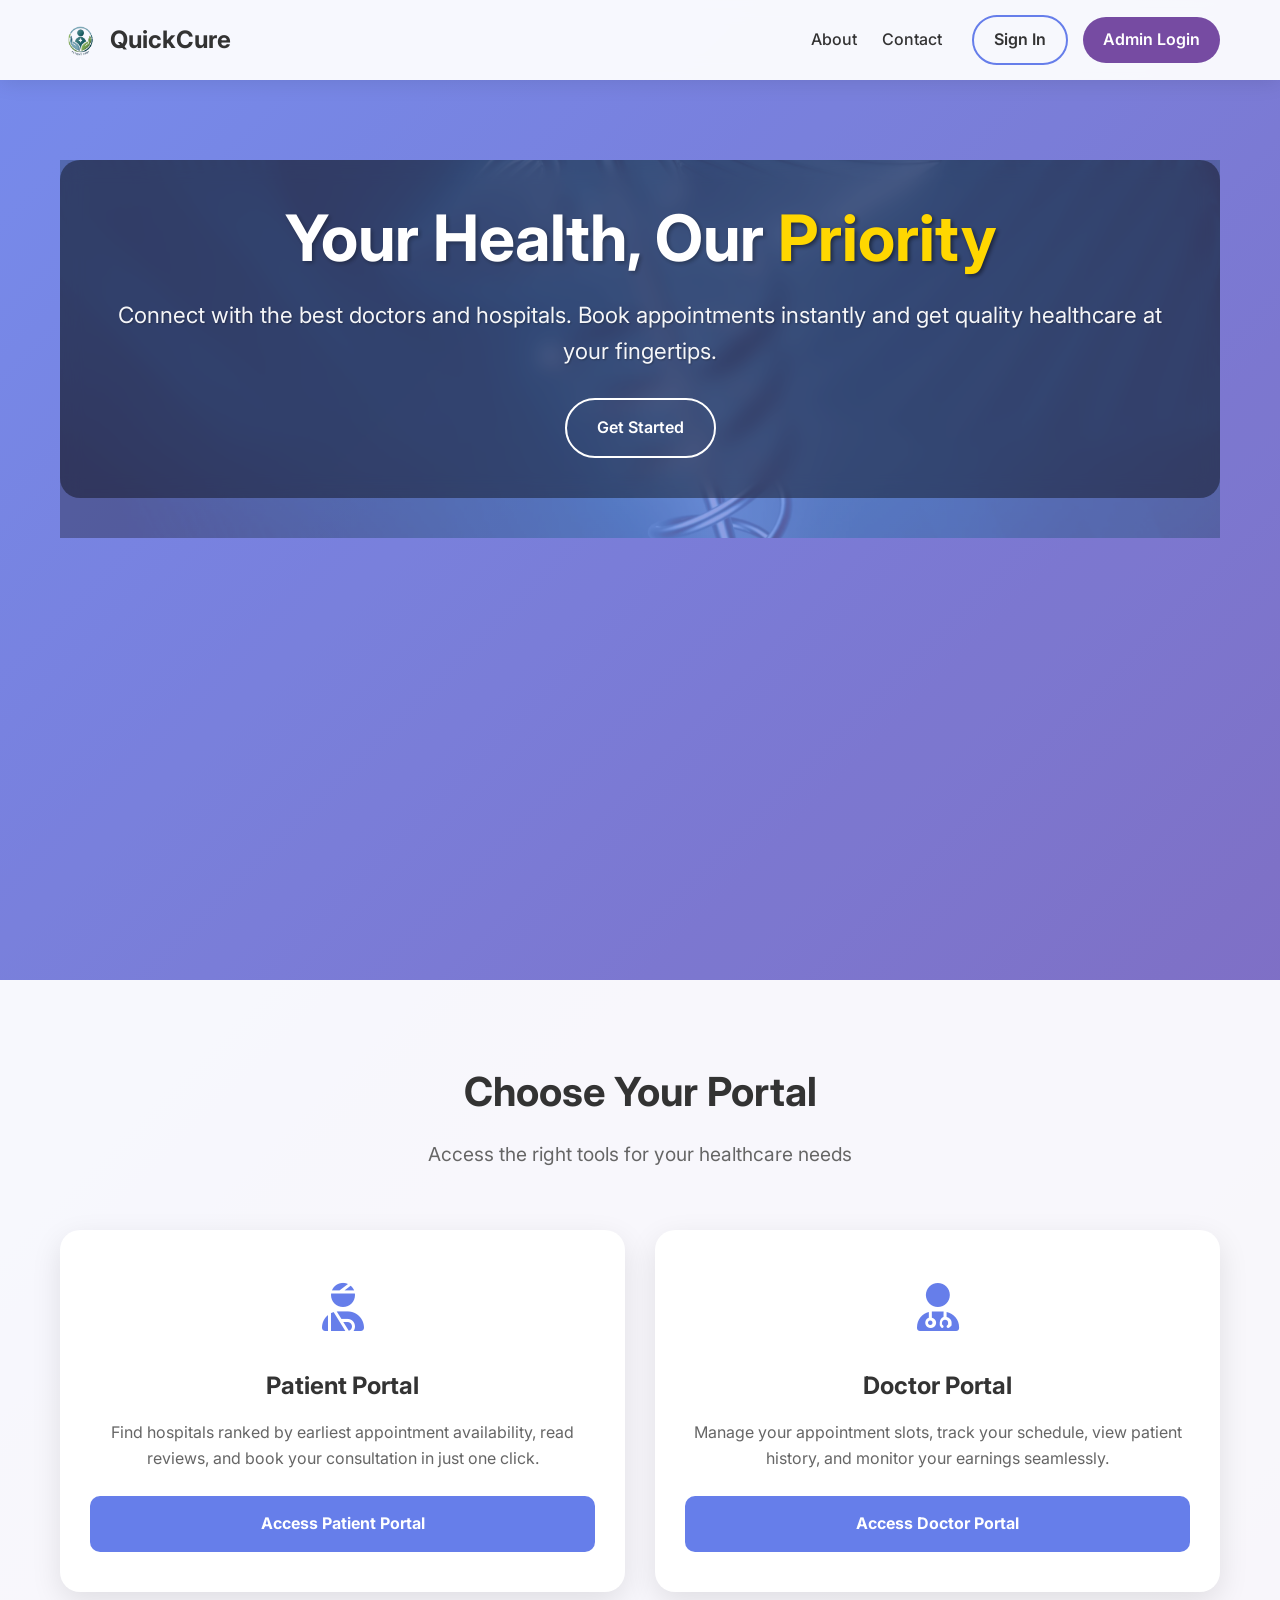
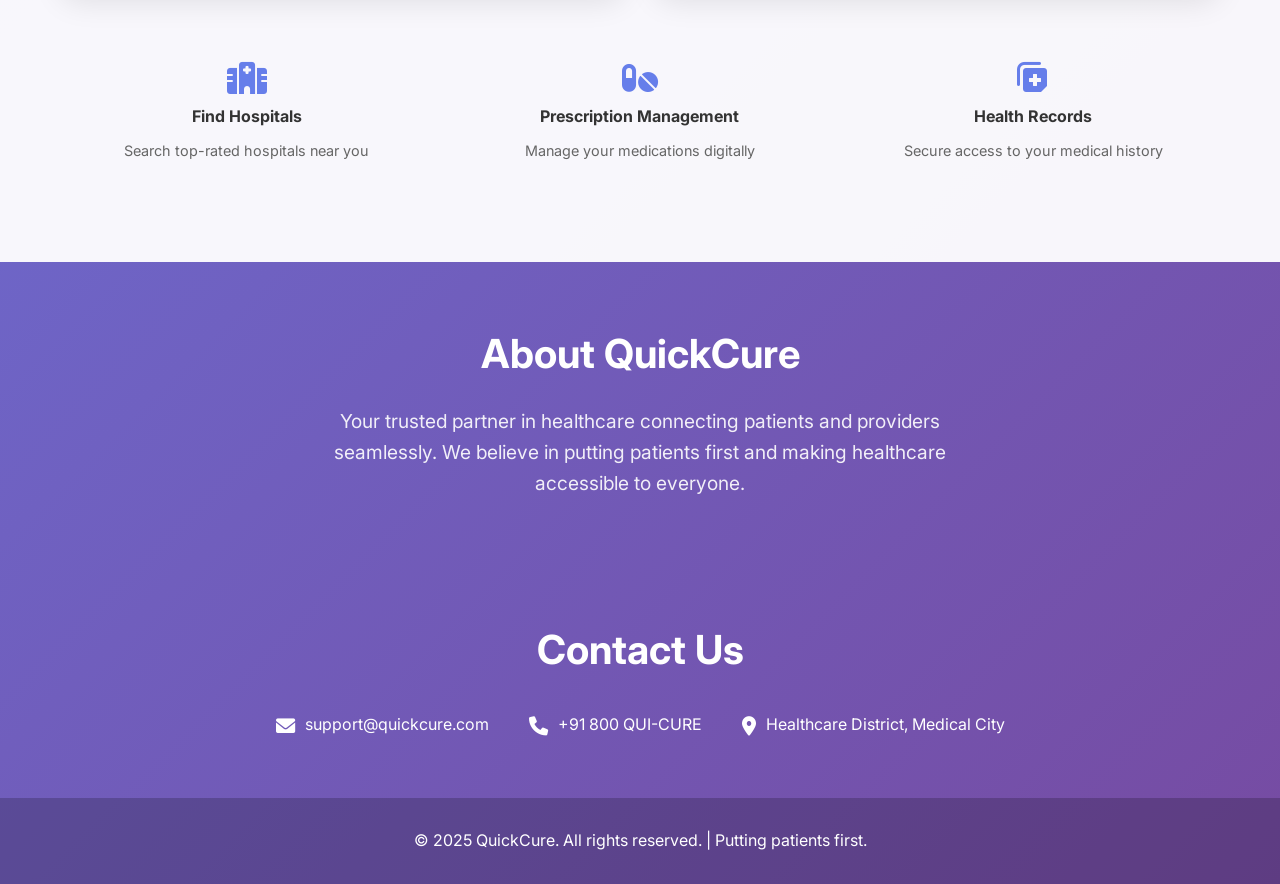
<file: index.html>
<!DOCTYPE html>
<html lang="en">
<head>
    <meta charset="UTF-8">
    <meta name="viewport" content="width=device-width, initial-scale=1.0">
    <title>QuickCure - Healthcare Portal</title>
    <link rel="stylesheet" href="index.css">
    <link href="https://cdnjs.cloudflare.com/ajax/libs/font-awesome/6.0.0/css/all.min.css" rel="stylesheet">
    <link href="https://fonts.googleapis.com/css2?family=Inter:wght@300;400;500;600;700&display=swap" rel="stylesheet">
    <script src="auth.js"></script>
</head>
<body>
    <!-- Header Navigation -->
    <header class="header">
        <div class="container">
            <div class="logo">
                <img src="QuickCureLogo.png" alt="QuickCure Logo" class="logo-img">
                <h1>QuickCure</h1>
            </div>
            <nav class="nav">
                <ul class="nav-links">
                    
                    <li><a href="#about">About</a></li>
                    <li><a href="#contact">Contact</a></li>
                </ul>
                <div class="auth-buttons">
                    <a href="signin.html" class="btn sign-in">Sign In</a>
                    <a href="admin-signin.html" class="btn admin-login">Admin Login</a>
                </div>
            </nav>
            <button id="menu-toggle" class="menu-toggle" aria-label="Toggle navigation">
                <span class="hamburger-line"></span>
                <span class="hamburger-line"></span>
                <span class="hamburger-line"></span>
            </button>
        </div>
        <!-- Mobile Menu -->
        <div id="mobile-menu" class="mobile-menu">
            
            <a href="#about">About</a>
            <a href="#contact">Contact</a>
            <a href="signin.html">Sign In</a>
            <a href="admin-signin.html">Admin Login</a>
        </div>
    </header>

    <!-- Main Content -->
    <main class="main-content">
        <!-- Hero Section -->
        <section class="hero" id="hero">
            <div class="container">
                <div class="hero-content">
                    <div class="hero-text">
                        <h1>Your Health, Our <span class="highlight">Priority</span></h1>
                        <p>Connect with the best doctors and hospitals. Book appointments instantly and get quality healthcare at your fingertips.</p>
                        <div class="hero-buttons">
                            
                            <a href="signin.html" class="btn btn-secondary">Get Started</a>
                        </div>
                    </div>
                    <div class="hero-image">
                        <img src="QuickCureHomeImg.png" alt="Healthcare Services" class="main-image">
                    </div>
                </div>
            </div>
        </section>

        <!-- Features Section -->
        <section id="features" class="features">
            <div class="container">
                <div class="section-header">
                    <h2>Choose Your Portal</h2>
                    <p>Access the right tools for your healthcare needs</p>
                </div>
                
                <div class="features-grid">
                    <!-- Patient Portal -->
                    <div class="feature-card patient-card">
                        <div class="card-icon">
                            <i class="fas fa-user-injured"></i>
                        </div>
                        <h3>Patient Portal</h3>
                        <p>Find hospitals ranked by earliest appointment availability, read reviews, and book your consultation in just one click.</p>
                        <a href="javascript:checkPatientAccess()" class="btn btn-primary btn-block">Access Patient Portal</a>
                    </div>
                    
                    <!-- Doctor Portal -->
                    <div class="feature-card doctor-card">
                        <div class="card-icon">
                            <i class="fas fa-user-md"></i>
                        </div>
                        <h3>Doctor Portal</h3>
                        <p>Manage your appointment slots, track your schedule, view patient history, and monitor your earnings seamlessly.</p>
                        <a href="javascript:checkDoctorAccess()" class="btn btn-primary btn-block">Access Doctor Portal</a>
                    </div>
                </div>
                
                <!-- Additional Services -->
                <div class="services-grid">
                    <div class="service-item">
                        <i class="fas fa-hospital"></i>
                        <h4>Find Hospitals</h4>
                        <p>Search top-rated hospitals near you</p>
                    </div>
                    <div class="service-item">
                        <i class="fas fa-pills"></i>
                        <h4>Prescription Management</h4>
                        <p>Manage your medications digitally</p>
                    </div>
                    <div class="service-item">
                        <i class="fas fa-notes-medical"></i>
                        <h4>Health Records</h4>
                        <p>Secure access to your medical history</p>
                    </div>
                </div>
            </div>
        </section>

        <!-- About Section -->
        <section id="about" class="about">
            <div class="container">
                <h2>About QuickCure</h2>
                <p>Your trusted partner in healthcare connecting patients and providers seamlessly. We believe in putting patients first and making healthcare accessible to everyone.</p>
            </div>
        </section>

        <!-- Contact Section -->
        <section id="contact" class="contact">
            <div class="container">
                <h2>Contact Us</h2>
                <div class="contact-info">
                    <div class="contact-item">
                        <i class="fas fa-envelope"></i>
                        <p>support@quickcure.com</p>
                    </div>
                    <div class="contact-item">
                        <i class="fas fa-phone"></i>
                        <p>+91 800 QUI-CURE</p>
                    </div>
                    <div class="contact-item">
                        <i class="fas fa-map-marker-alt"></i>
                        <p>Healthcare District, Medical City</p>
                    </div>
                </div>
            </div>
        </section>
    </main>

    <!-- Footer -->
    <footer class="footer">
        <div class="container">
            <p>&copy; 2025 QuickCure. All rights reserved. | Putting patients first.</p>
        </div>
    </footer>

    <script src="index.js"></script>
</body>
</html>
</file>
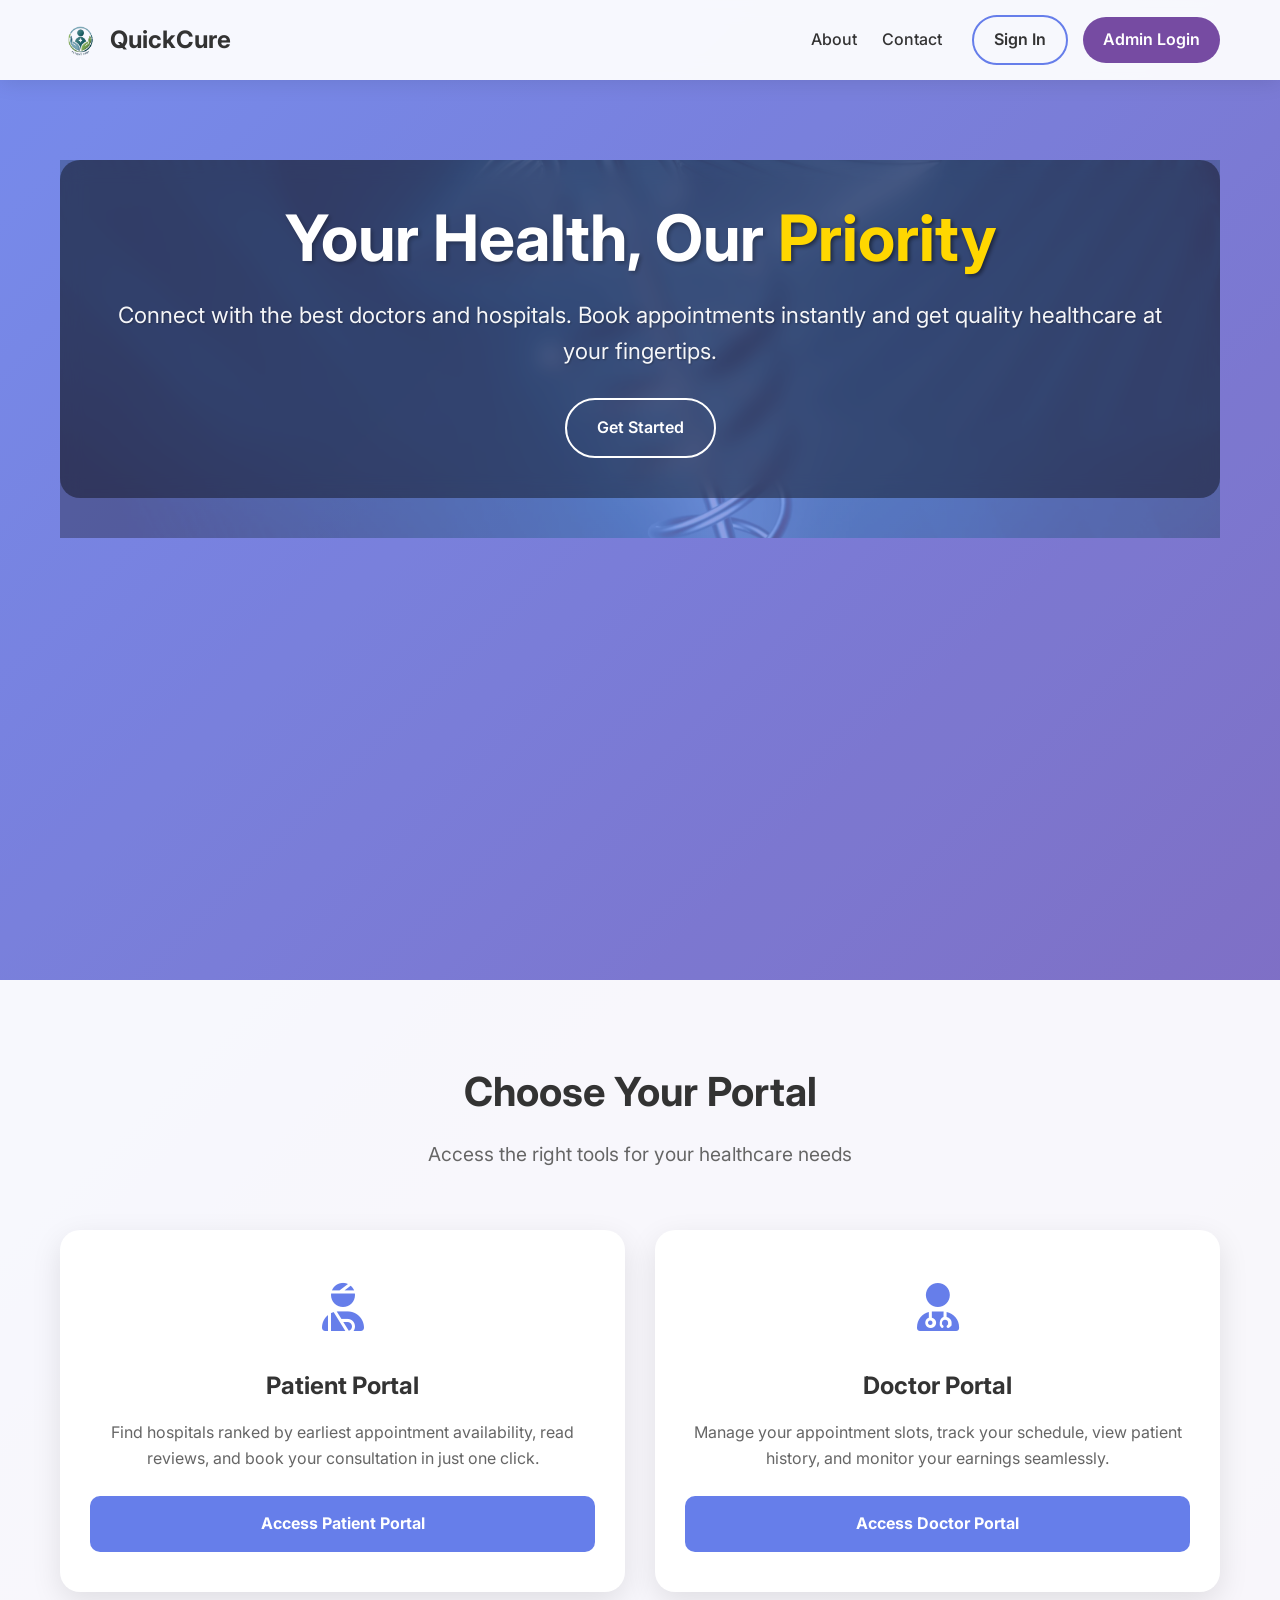
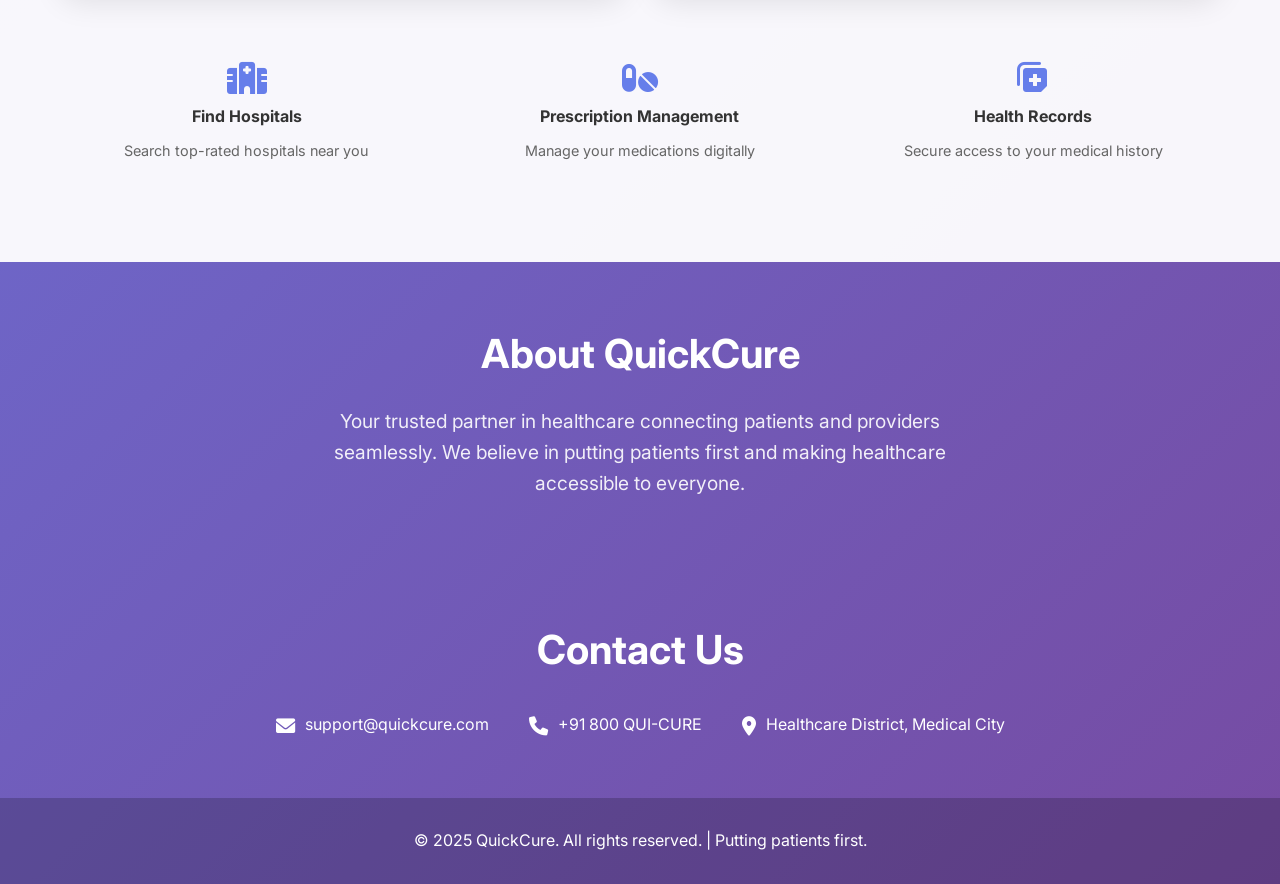
<file: admin-doctor.html>
<!DOCTYPE html>
<html lang="en">
<head>
    <meta charset="UTF-8">
    <meta name="viewport" content="width=device-width, initial-scale=1.0">
    <title>Doctor Management - QuickCare Admin</title>
    <link rel="stylesheet" href="admin-doctor.css">
    <link href="https://cdnjs.cloudflare.com/ajax/libs/font-awesome/6.0.0/css/all.min.css" rel="stylesheet">
    <link href="https://fonts.googleapis.com/css2?family=Inter:wght@300;400;500;600;700&display=swap" rel="stylesheet">
</head>
<body>
    <!-- Header -->
    <header class="admin-header">
        <div class="header-content">
            <div class="logo-section">
                <i class="fas fa-heartbeat logo-icon"></i>
                <h1>QuickCare Admin</h1>
            </div>
            <nav class="header-nav">
                <a href="admin.html" class="nav-link">
                    <i class="fas fa-home"></i> Dashboard
                </a>
                <a href="admin-hospital.html" class="nav-link">
                    <i class="fas fa-hospital"></i> Hospitals
                </a>
                <button id="logoutBtn" class="logout-btn">
                    <i class="fas fa-sign-out-alt"></i>
                    Logout
                </button>
            </nav>
        </div>
    </header>

    <!-- Main Container -->
    <main class="container">
        <!-- Page Header -->
        <section class="page-header">
            <div class="page-title">
                <i class="fas fa-user-md page-icon"></i>
                <div>
                    <h1>Doctor Management</h1>
                    <p>Add, view, and manage doctors in the system</p>
                </div>
            </div>
            <div class="page-stats">
                <div class="quick-stat">
                    <span class="stat-number" id="totalDoctors">0</span>
                    <span class="stat-label">Total Doctors</span>
                </div>
                <div class="quick-stat">
                    <span class="stat-number" id="availableDoctors">0</span>
                    <span class="stat-label">Available</span>
                </div>
            </div>
        </section>

        <!-- Doctor Form Section -->
        <section class="doctor-management-section">
            <h2><i class="fas fa-plus-circle"></i> Add New Doctor</h2>
            
            <!-- Success/Error Messages -->
            <div id="messageContainer"></div>
            
            <form class="doctor-form" id="addDoctorForm">
                <div class="form-row">
                    <div class="form-group">
                        <label for="doctorName">Doctor Name *</label>
                        <input type="text" id="doctorName" name="doctorName" placeholder="Enter doctor's full name" required>
                    </div>
                    
                    <div class="form-group">
                        <label for="doctorEmail">Email Address *</label>
                        <input type="email" id="doctorEmail" name="doctorEmail" placeholder="doctor@example.com" required>
                    </div>
                </div>

                <div class="form-row">
                    <div class="form-group">
                        <label for="doctorSpecialty">Specialty *</label>
                        <select id="doctorSpecialty" name="doctorSpecialty" required>
                            <option value="">-- Select Specialty --</option>
                            <option value="cardiology">Cardiology</option>
                            <option value="dermatology">Dermatology</option>
                            <option value="pediatrics">Pediatrics</option>
                            <option value="orthopedics">Orthopedics</option>
                            <option value="neurology">Neurology</option>
                            <option value="general">General Medicine</option>
                            <option value="ent">ENT (Ear, Nose, Throat)</option>
                            <option value="psychiatry">Psychiatry</option>
                            <option value="oncology">Oncology</option>
                            <option value="radiology">Radiology</option>
                        </select>
                    </div>
                    
                    <div class="form-group">
                        <label for="doctorExperience">Experience (Years) *</label>
                        <input type="number" id="doctorExperience" name="doctorExperience" min="0" max="50" placeholder="Years of experience" required>
                    </div>
                </div>

                <div class="form-row">
                    <div class="form-group">
                        <label for="doctorHospital">Hospital *</label>
                        <select id="doctorHospital" name="doctorHospital" required>
                            <option value="">-- Select Hospital --</option>
                            <option value="city_general">City General Hospital</option>
                            <option value="metro_care">Metro Care Clinic</option>
                            <option value="green_valley">Green Valley Hospital</option>
                            <option value="apollo">Apollo Speciality</option>
                            <option value="fortis">Fortis Healthcare</option>
                            <option value="max_super">Max Super Specialty</option>
                        </select>
                    </div>
                    
                    <div class="form-group">
                        <label for="doctorCity">City *</label>
                        <select id="doctorCity" name="doctorCity" required>
                            <option value="">-- Select City --</option>
                            <option value="delhi">Delhi</option>
                            <option value="mumbai">Mumbai</option>
                            <option value="bengaluru">Bengaluru</option>
                            <option value="kolkata">Kolkata</option>
                            <option value="chennai">Chennai</option>
                            <option value="hyderabad">Hyderabad</option>
                            <option value="pune">Pune</option>
                            <option value="lucknow">Lucknow</option>
                        </select>
                    </div>
                </div>

                <div class="form-row">
                    <div class="form-group">
                        <label for="doctorQualification">Qualification *</label>
                        <input type="text" id="doctorQualification" name="doctorQualification" placeholder="e.g., MBBS, MD, MS" required>
                    </div>
                    
                    <div class="form-group">
                        <label for="doctorAvailability">Availability Status *</label>
                        <select id="doctorAvailability" name="doctorAvailability" required>
                            <option value="">-- Select Status --</option>
                            <option value="available">Available</option>
                            <option value="busy">Busy</option>
                            <option value="on_leave">On Leave</option>
                        </select>
                    </div>
                </div>

                <div class="form-group full-width">
                    <label for="doctorBio">Professional Bio</label>
                    <textarea id="doctorBio" name="doctorBio" rows="3" placeholder="Brief description of doctor's expertise and experience"></textarea>
                </div>

                <div class="form-actions">
                    <button type="button" class="btn clear">Clear Form</button>
                    <button type="submit" class="btn add">Add Doctor</button>
                </div>
            </form>
        </section>

        <!-- Doctors List Section -->
        <section class="doctor-management-section">
            <div class="section-header">
                <h2><i class="fas fa-list-ul"></i> Existing Doctors</h2>
                <div class="section-actions">
                    <div class="search-filter">
                        <input type="text" id="doctorSearch" class="search-input" placeholder="Search doctors...">
                        <select id="filterSpecialty" class="filter-select">
                            <option value="">All Specialties</option>
                            <option value="cardiology">Cardiology</option>
                            <option value="dermatology">Dermatology</option>
                            <option value="pediatrics">Pediatrics</option>
                            <option value="orthopedics">Orthopedics</option>
                            <option value="neurology">Neurology</option>
                            <option value="general">General Medicine</option>
                            <option value="ent">ENT</option>
                            <option value="psychiatry">Psychiatry</option>
                            <option value="oncology">Oncology</option>
                            <option value="radiology">Radiology</option>
                        </select>
                        <select id="filterCity" class="filter-select">
                            <option value="">All Cities</option>
                            <option value="delhi">Delhi</option>
                            <option value="mumbai">Mumbai</option>
                            <option value="bengaluru">Bengaluru</option>
                            <option value="kolkata">Kolkata</option>
                            <option value="chennai">Chennai</option>
                            <option value="hyderabad">Hyderabad</option>
                            <option value="pune">Pune</option>
                            <option value="lucknow">Lucknow</option>
                        </select>
                    </div>
                </div>
            </div>

            <div class="table-container">
                <table id="doctorManagementTable">
                    <thead>
                        <tr>
                            <th>Name</th>
                            <th>Specialty</th>
                            <th>Hospital</th>
                            <th>City</th>
                            <th>Experience</th>
                            <th>Status</th>
                            <th>Actions</th>
                        </tr>
                    </thead>
                    <tbody id="doctorListBody">
                        <!-- Data populated by JavaScript -->
                    </tbody>
                </table>
            </div>
        </section>
    </main>

    <!-- Scripts -->
    <script src="admin-auth.js"></script>
    <script src="admin-doctor.js"></script>
</body>
</html>
</file>
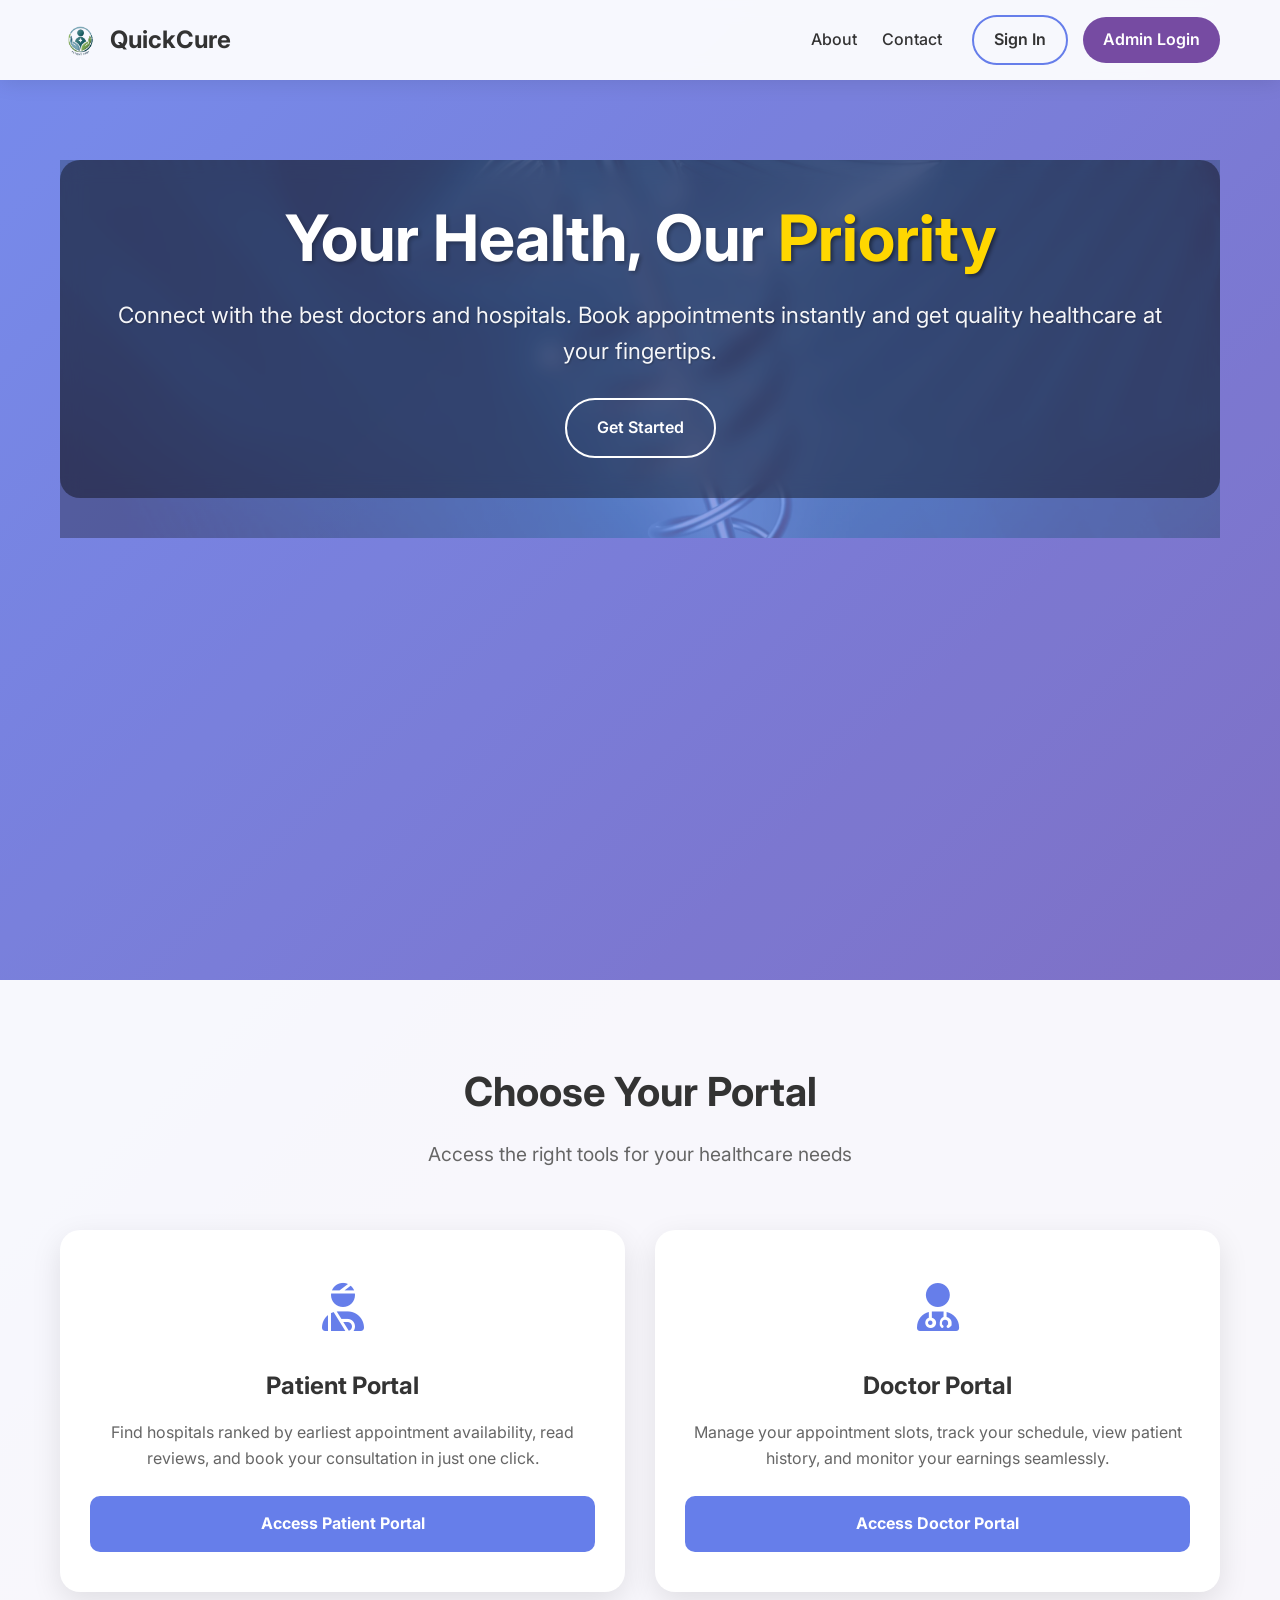
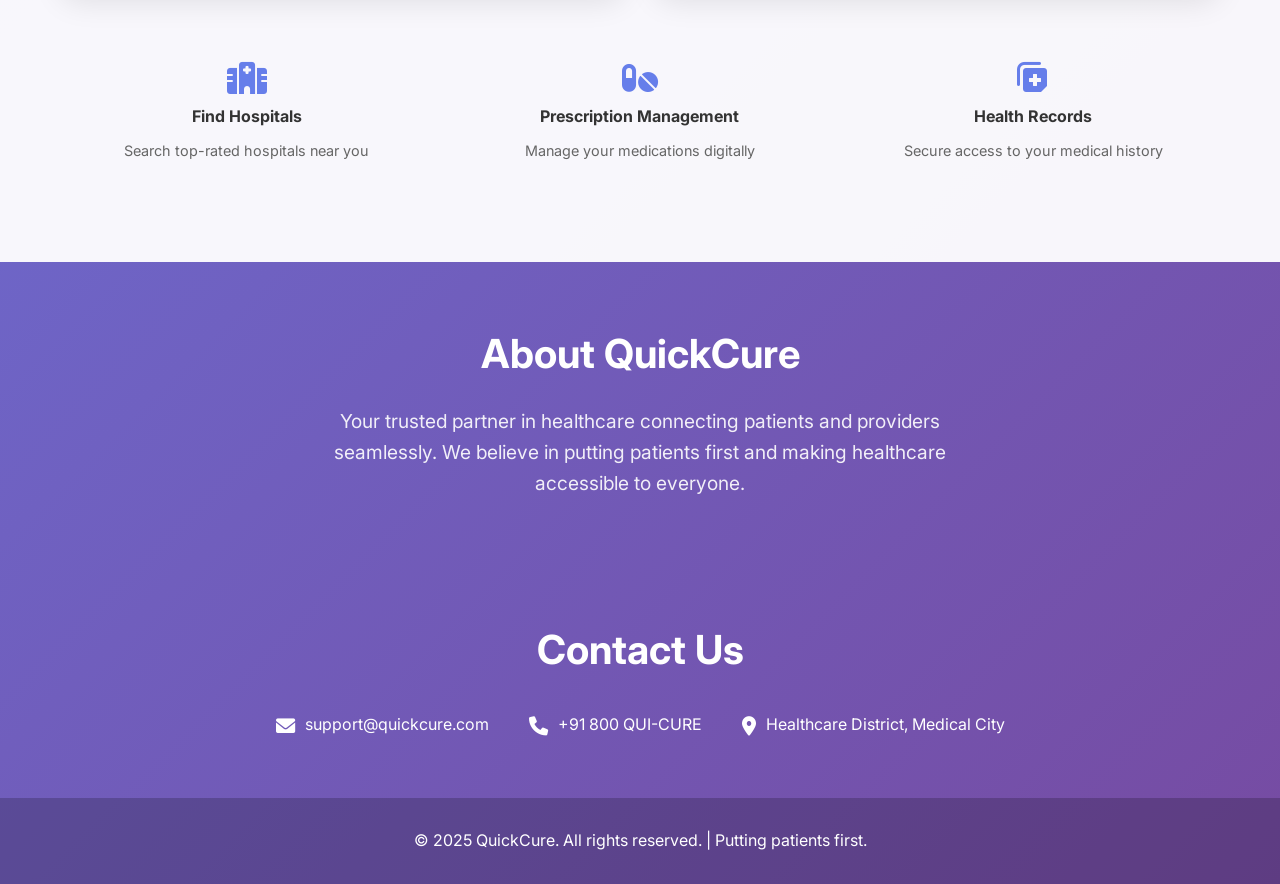
<file: admin-hospital.html>
<!DOCTYPE html>
<html lang="en">
<head>
    <meta charset="UTF-8">
    <meta name="viewport" content="width=device-width, initial-scale=1.0">
    <title>Hospital Management - QuickCare Admin</title>
    <link rel="stylesheet" href="admin-hospital.css">
    <link href="https://cdnjs.cloudflare.com/ajax/libs/font-awesome/6.0.0/css/all.min.css" rel="stylesheet">
    <link href="https://fonts.googleapis.com/css2?family=Inter:wght@300;400;500;600;700&display=swap" rel="stylesheet">
</head>
<body>
    <!-- Header -->
    <header class="admin-header">
        <div class="header-content">
            <div class="logo-section">
                <i class="fas fa-heartbeat logo-icon"></i>
                <h1>QuickCare Admin</h1>
            </div>
            <nav class="header-nav">
                <a href="admin.html" class="nav-link">
                    <i class="fas fa-home"></i> Dashboard
                </a>
                <a href="admin-doctor.html" class="nav-link">
                    <i class="fas fa-user-md"></i> Doctors
                </a>
                <button id="logoutBtn" class="logout-btn">
                    <i class="fas fa-sign-out-alt"></i>
                    Logout
                </button>
            </nav>
        </div>
    </header>

    <!-- Main Container -->
    <main class="container">
        <!-- Page Header -->
        <section class="page-header">
            <div class="page-title">
                <i class="fas fa-hospital-alt page-icon"></i>
                <div>
                    <h1>Hospital Management</h1>
                    <p>Add, view, and manage hospitals in the system</p>
                </div>
            </div>
            <div class="page-stats">
                <div class="quick-stat">
                    <span class="stat-number" id="totalHospitals">0</span>
                    <span class="stat-label">Total Hospitals</span>
                </div>
                <div class="quick-stat">
                    <span class="stat-number" id="verifiedHospitals">0</span>
                    <span class="stat-label">Verified</span>
                </div>
                <div class="quick-stat">
                    <span class="stat-number" id="pendingHospitals">0</span>
                    <span class="stat-label">Pending</span>
                </div>
            </div>
        </section>

        <!-- Hospital Form Section -->
        <section class="hospital-management-section">
            <h2><i class="fas fa-plus-circle"></i> Add New Hospital</h2>
            
            <!-- Success/Error Messages -->
            <div id="messageContainer"></div>
            
            <form class="hospital-form" id="addHospitalForm">
                <div class="form-row">
                    <div class="form-group">
                        <label for="hospitalName">Hospital Name *</label>
                        <input type="text" id="hospitalName" name="hospitalName" placeholder="Enter hospital name" required>
                    </div>
                    
                    <div class="form-group">
                        <label for="hospitalType">Hospital Type *</label>
                        <select id="hospitalType" name="hospitalType" required>
                            <option value="">-- Select Type --</option>
                            <option value="Government">Government Hospital</option>
                            <option value="Private">Private Hospital</option>
                            <option value="Specialty">Specialty Clinic</option>
                            <option value="Multi-specialty">Multi-specialty Hospital</option>
                        </select>
                    </div>
                </div>

                <div class="form-row">
                    <div class="form-group">
                        <label for="hospitalCity">City *</label>
                        <select id="hospitalCity" name="hospitalCity" required>
                            <option value="">-- Choose City --</option>
                            <option value="delhi">Delhi</option>
                            <option value="mumbai">Mumbai</option>
                            <option value="bengaluru">Bengaluru</option>
                            <option value="kolkata">Kolkata</option>
                            <option value="chennai">Chennai</option>
                            <option value="hyderabad">Hyderabad</option>
                            <option value="pune">Pune</option>
                            <option value="lucknow">Lucknow</option>
                        </select>
                    </div>

                    <div class="form-group">
                        <label for="hospitalVerified">Verification Status *</label>
                        <select id="hospitalVerified" name="hospitalVerified" required>
                            <option value="">-- Select Status --</option>
                            <option value="true">Verified ✅</option>
                            <option value="false">Pending Verification ⏳</option>
                        </select>
                    </div>
                </div>

                <div class="form-row">
                    <div class="form-group">
                        <label for="hospitalAddress">Address</label>
                        <input type="text" id="hospitalAddress" name="hospitalAddress" placeholder="Enter hospital address">
                    </div>

                    <div class="form-group">
                        <label for="hospitalPhone">Phone Number</label>
                        <input type="tel" id="hospitalPhone" name="hospitalPhone" placeholder="Enter phone number">
                    </div>
                </div>

                <div class="form-row">
                    <div class="form-group">
                        <label for="hospitalEmail">Email Address</label>
                        <input type="email" id="hospitalEmail" name="hospitalEmail" placeholder="hospital@example.com">
                    </div>

                    <div class="form-group">
                        <label for="hospitalCapacity">Bed Capacity</label>
                        <input type="number" id="hospitalCapacity" name="hospitalCapacity" min="1" placeholder="Number of beds">
                    </div>
                </div>

                <div class="form-group full-width">
                    <label for="hospitalDescription">Description</label>
                    <textarea id="hospitalDescription" name="hospitalDescription" rows="3" placeholder="Brief description about the hospital"></textarea>
                </div>

                <div class="form-actions">
                    <button type="button" class="btn clear">Clear Form</button>
                    <button type="submit" class="btn add">Add Hospital</button>
                </div>
            </form>
        </section>

        <!-- Hospitals List Section -->
        <section class="hospital-management-section">
            <div class="section-header">
                <h2><i class="fas fa-list-ul"></i> Existing Hospitals</h2>
                <div class="section-actions">
                    <div class="search-filter">
                        <input type="text" id="hospitalSearch" class="search-input" placeholder="Search hospitals...">
                        <select id="filterType" class="filter-select">
                            <option value="">All Types</option>
                            <option value="Government">Government</option>
                            <option value="Private">Private</option>
                            <option value="Specialty">Specialty</option>
                            <option value="Multi-specialty">Multi-specialty</option>
                        </select>
                        <select id="filterVerification" class="filter-select">
                            <option value="">All Status</option>
                            <option value="true">Verified</option>
                            <option value="false">Pending</option>
                        </select>
                        <select id="filterCity" class="filter-select">
                            <option value="">All Cities</option>
                            <option value="delhi">Delhi</option>
                            <option value="mumbai">Mumbai</option>
                            <option value="bengaluru">Bengaluru</option>
                            <option value="kolkata">Kolkata</option>
                            <option value="chennai">Chennai</option>
                            <option value="hyderabad">Hyderabad</option>
                            <option value="pune">Pune</option>
                            <option value="lucknow">Lucknow</option>
                        </select>
                    </div>
                </div>
            </div>

            <div class="table-container">
                <table id="hospitalManagementTable">
                    <thead>
                        <tr>
                            <th>Name</th>
                            <th>Type</th>
                            <th>City</th>
                            <th>Capacity</th>
                            <th>Contact</th>
                            <th>Status</th>
                            <th>Actions</th>
                        </tr>
                    </thead>
                    <tbody id="hospitalListBody">
                        <!-- Data populated by JavaScript -->
                    </tbody>
                </table>
            </div>
        </section>
    </main>

    <!-- Scripts -->
    <script src="admin-auth.js"></script>
    <script src="admin-hospital.js"></script>
</body>
</html>
</file>
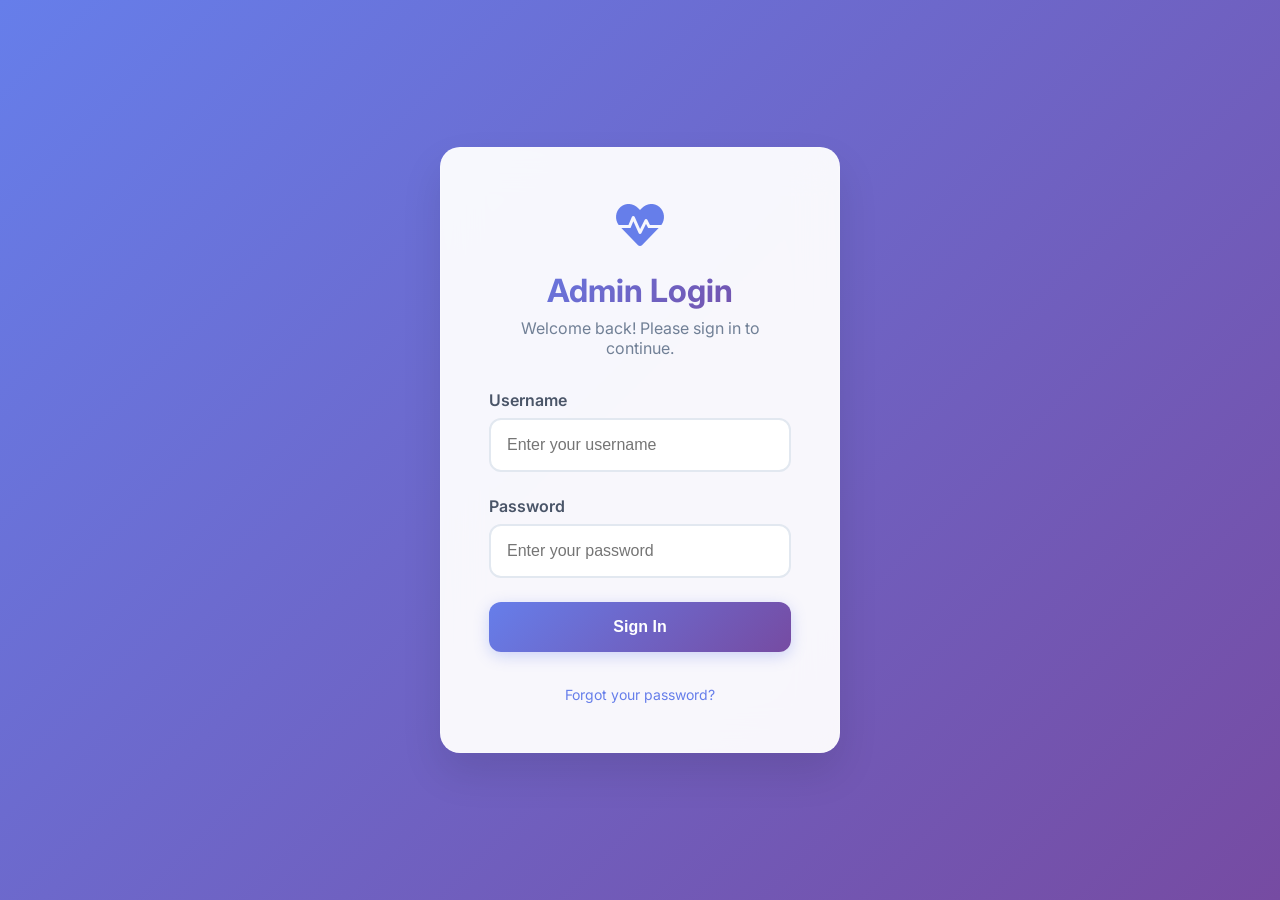
<file: admin-signin.html>
<!DOCTYPE html>
<html lang="en">
<head>
    <meta charset="UTF-8">
    <meta name="viewport" content="width=device-width, initial-scale=1.0">
    <title>Admin Login - QuickCare</title>
    <link href="https://cdnjs.cloudflare.com/ajax/libs/font-awesome/6.0.0/css/all.min.css" rel="stylesheet">
    <link href="https://fonts.googleapis.com/css2?family=Inter:wght@300;400;500;600;700&display=swap" rel="stylesheet">
    <style>
        * {
            margin: 0;
            padding: 0;
            box-sizing: border-box;
        }

        body {
            font-family: 'Inter', -apple-system, BlinkMacSystemFont, sans-serif;
            background: linear-gradient(135deg, #667eea 0%, #764ba2 100%);
            min-height: 100vh;
            display: flex;
            align-items: center;
            justify-content: center;
            color: #2d3748;
        }

        .login-container {
            background: rgba(255, 255, 255, 0.95);
            backdrop-filter: blur(20px);
            border-radius: 20px;
            padding: 3rem;
            box-shadow: 0 20px 40px rgba(0, 0, 0, 0.1);
            border: 1px solid rgba(255, 255, 255, 0.2);
            width: 100%;
            max-width: 400px;
            text-align: center;
        }

        .login-header {
            margin-bottom: 2rem;
        }

        .logo-icon {
            font-size: 3rem;
            color: #667eea;
            margin-bottom: 1rem;
            animation: pulse 2s infinite;
        }

        @keyframes pulse {
            0%, 100% { transform: scale(1); }
            50% { transform: scale(1.05); }
        }

        .login-title {
            font-size: 2rem;
            font-weight: 700;
            background: linear-gradient(135deg, #667eea, #764ba2);
            -webkit-background-clip: text;
            -webkit-text-fill-color: transparent;
            background-clip: text;
            margin-bottom: 0.5rem;
        }

        .login-subtitle {
            color: #718096;
            font-size: 1rem;
        }

        .login-form {
            margin-bottom: 2rem;
        }

        .form-group {
            margin-bottom: 1.5rem;
            text-align: left;
        }

        .form-group label {
            display: block;
            margin-bottom: 0.5rem;
            font-weight: 600;
            color: #4a5568;
        }

        .form-input {
            width: 100%;
            padding: 1rem;
            border: 2px solid #e2e8f0;
            border-radius: 12px;
            font-size: 1rem;
            transition: all 0.3s ease;
            background: #fff;
        }

        .form-input:focus {
            outline: none;
            border-color: #667eea;
            box-shadow: 0 0 0 3px rgba(102, 126, 234, 0.1);
            transform: translateY(-1px);
        }

        .form-input.error {
            border-color: #e53e3e;
            box-shadow: 0 0 0 3px rgba(229, 62, 62, 0.1);
        }

        .error-message {
            color: #e53e3e;
            font-size: 0.875rem;
            margin-top: 0.5rem;
        }

        .login-btn {
            width: 100%;
            background: linear-gradient(135deg, #667eea, #764ba2);
            color: white;
            border: none;
            padding: 1rem;
            border-radius: 12px;
            font-size: 1rem;
            font-weight: 600;
            cursor: pointer;
            transition: all 0.3s ease;
            box-shadow: 0 4px 15px rgba(102, 126, 234, 0.3);
        }

        .login-btn:hover {
            transform: translateY(-2px);
            box-shadow: 0 6px 20px rgba(102, 126, 234, 0.4);
        }

        .login-btn:disabled {
            opacity: 0.6;
            cursor: not-allowed;
            transform: none;
        }

        .forgot-password {
            color: #667eea;
            text-decoration: none;
            font-size: 0.875rem;
            transition: color 0.3s ease;
        }

        .forgot-password:hover {
            color: #764ba2;
            text-decoration: underline;
        }

        .notification {
            position: fixed;
            top: 20px;
            right: 20px;
            background: #e53e3e;
            color: white;
            padding: 1rem 1.5rem;
            border-radius: 8px;
            box-shadow: 0 10px 25px rgba(0, 0, 0, 0.2);
            z-index: 1000;
            animation: slideIn 0.3s ease-out;
            max-width: 400px;
        }

        .notification.success {
            background: #10b981;
        }

        @keyframes slideIn {
            from {
                transform: translateX(100%);
                opacity: 0;
            }
            to {
                transform: translateX(0);
                opacity: 1;
            }
        }

        @media (max-width: 480px) {
            .login-container {
                padding: 2rem;
                margin: 1rem;
            }
            
            .login-title {
                font-size: 1.5rem;
            }
        }
    </style>
</head>
<body>
    <div class="login-container">
        <div class="login-header">
            <div class="logo-icon">
                <i class="fas fa-heartbeat"></i>
            </div>
            <h1 class="login-title">Admin Login</h1>
            <p class="login-subtitle">Welcome back! Please sign in to continue.</p>
        </div>

        <form class="login-form" id="loginForm">
            <div class="form-group">
                <label for="username">Username</label>
                <input 
                    type="text" 
                    id="username" 
                    name="username" 
                    class="form-input" 
                    placeholder="Enter your username"
                    required
                >
                <div class="error-message" id="usernameError"></div>
            </div>

            <div class="form-group">
                <label for="password">Password</label>
                <input 
                    type="password" 
                    id="password" 
                    name="password" 
                    class="form-input" 
                    placeholder="Enter your password"
                    required
                >
                <div class="error-message" id="passwordError"></div>
            </div>

            <button type="submit" class="login-btn" id="loginBtn">
                Sign In
            </button>
        </form>

        <div class="login-footer">
            <a href="#" class="forgot-password">Forgot your password?</a>
        </div>
    </div>

    <script>
        class AdminLogin {
            constructor() {
                this.form = document.getElementById('loginForm');
                this.usernameInput = document.getElementById('username');
                this.passwordInput = document.getElementById('password');
                this.loginBtn = document.getElementById('loginBtn');
                
                // Default admin credentials (in production, use proper authentication)
                this.adminCredentials = {
                    username: 'admin',
                    password: 'admin123'
                };
                
                this.init();
            }

            init() {
                this.setupEventListeners();
                this.checkExistingSession();
                this.showLogoutMessage();
            }

            setupEventListeners() {
                this.form.addEventListener('submit', (e) => this.handleLogin(e));
                
                // Clear errors on input
                this.usernameInput.addEventListener('input', () => this.clearError('username'));
                this.passwordInput.addEventListener('input', () => this.clearError('password'));
            }

            checkExistingSession() {
                // If already logged in, redirect to admin dashboard
                if (localStorage.getItem('isAdmin') === 'true') {
                    this.redirectToDashboard();
                }
            }

            showLogoutMessage() {
                const logoutMessage = sessionStorage.getItem('logoutMessage');
                if (logoutMessage) {
                    this.showNotification(logoutMessage, 'info');
                    sessionStorage.removeItem('logoutMessage');
                }
            }

            handleLogin(e) {
                e.preventDefault();
                
                const username = this.usernameInput.value.trim();
                const password = this.passwordInput.value.trim();
                
                // Clear previous errors
                this.clearAllErrors();
                
                // Validate inputs
                if (!this.validateInputs(username, password)) {
                    return;
                }
                
                // Disable button during login
                this.loginBtn.disabled = true;
                this.loginBtn.textContent = 'Signing in...';
                
                // Simulate login process (replace with real authentication)
                setTimeout(() => {
                    if (this.authenticateUser(username, password)) {
                        this.loginSuccess();
                    } else {
                        this.loginFailed();
                    }
                }, 1000);
            }

            validateInputs(username, password) {
                let isValid = true;
                
                if (!username) {
                    this.showError('username', 'Username is required');
                    isValid = false;
                }
                
                if (!password) {
                    this.showError('password', 'Password is required');
                    isValid = false;
                }
                
                return isValid;
            }

            authenticateUser(username, password) {
                // Simple authentication (replace with proper authentication)
                return username === this.adminCredentials.username && 
                       password === this.adminCredentials.password;
            }

            loginSuccess() {
                // Set authentication flag
                localStorage.setItem('isAdmin', 'true');
                localStorage.setItem('adminData', JSON.stringify({
                    id: 'admin_001',
                    name: 'System Administrator',
                    email: 'admin@quickcare.com',
                    role: 'admin',
                    lastLogin: new Date().toISOString()
                }));
                localStorage.setItem('sessionStart', new Date().getTime().toString());
                localStorage.setItem('lastActivity', new Date().getTime().toString());
                
                this.showNotification('Login successful! Redirecting...', 'success');
                
                // Redirect to admin dashboard
                setTimeout(() => {
                    this.redirectToDashboard();
                }, 1500);
            }

            loginFailed() {
                this.showError('password', 'Invalid username or password');
                this.showNotification('Login failed. Please check your credentials.', 'error');
                
                // Re-enable button
                this.loginBtn.disabled = false;
                this.loginBtn.textContent = 'Sign In';
            }

            redirectToDashboard() {
                window.location.href = 'admin.html';
            }

            showError(field, message) {
                const input = document.getElementById(field);
                const errorDiv = document.getElementById(field + 'Error');
                
                input.classList.add('error');
                errorDiv.textContent = message;
            }

            clearError(field) {
                const input = document.getElementById(field);
                const errorDiv = document.getElementById(field + 'Error');
                
                input.classList.remove('error');
                errorDiv.textContent = '';
            }

            clearAllErrors() {
                this.clearError('username');
                this.clearError('password');
            }

            showNotification(message, type = 'info') {
                const notification = document.createElement('div');
                notification.className = `notification ${type}`;
                notification.textContent = message;
                
                document.body.appendChild(notification);
                
                // Auto-remove after 3 seconds
                setTimeout(() => {
                    if (notification.parentNode) {
                        notification.style.animation = 'slideIn 0.3s ease-out reverse';
                        setTimeout(() => notification.remove(), 300);
                    }
                }, 3000);
            }
        }

        // Initialize login when DOM is loaded
        document.addEventListener('DOMContentLoaded', () => {
            new AdminLogin();
        });
    </script>
</body>
</html>
</file>
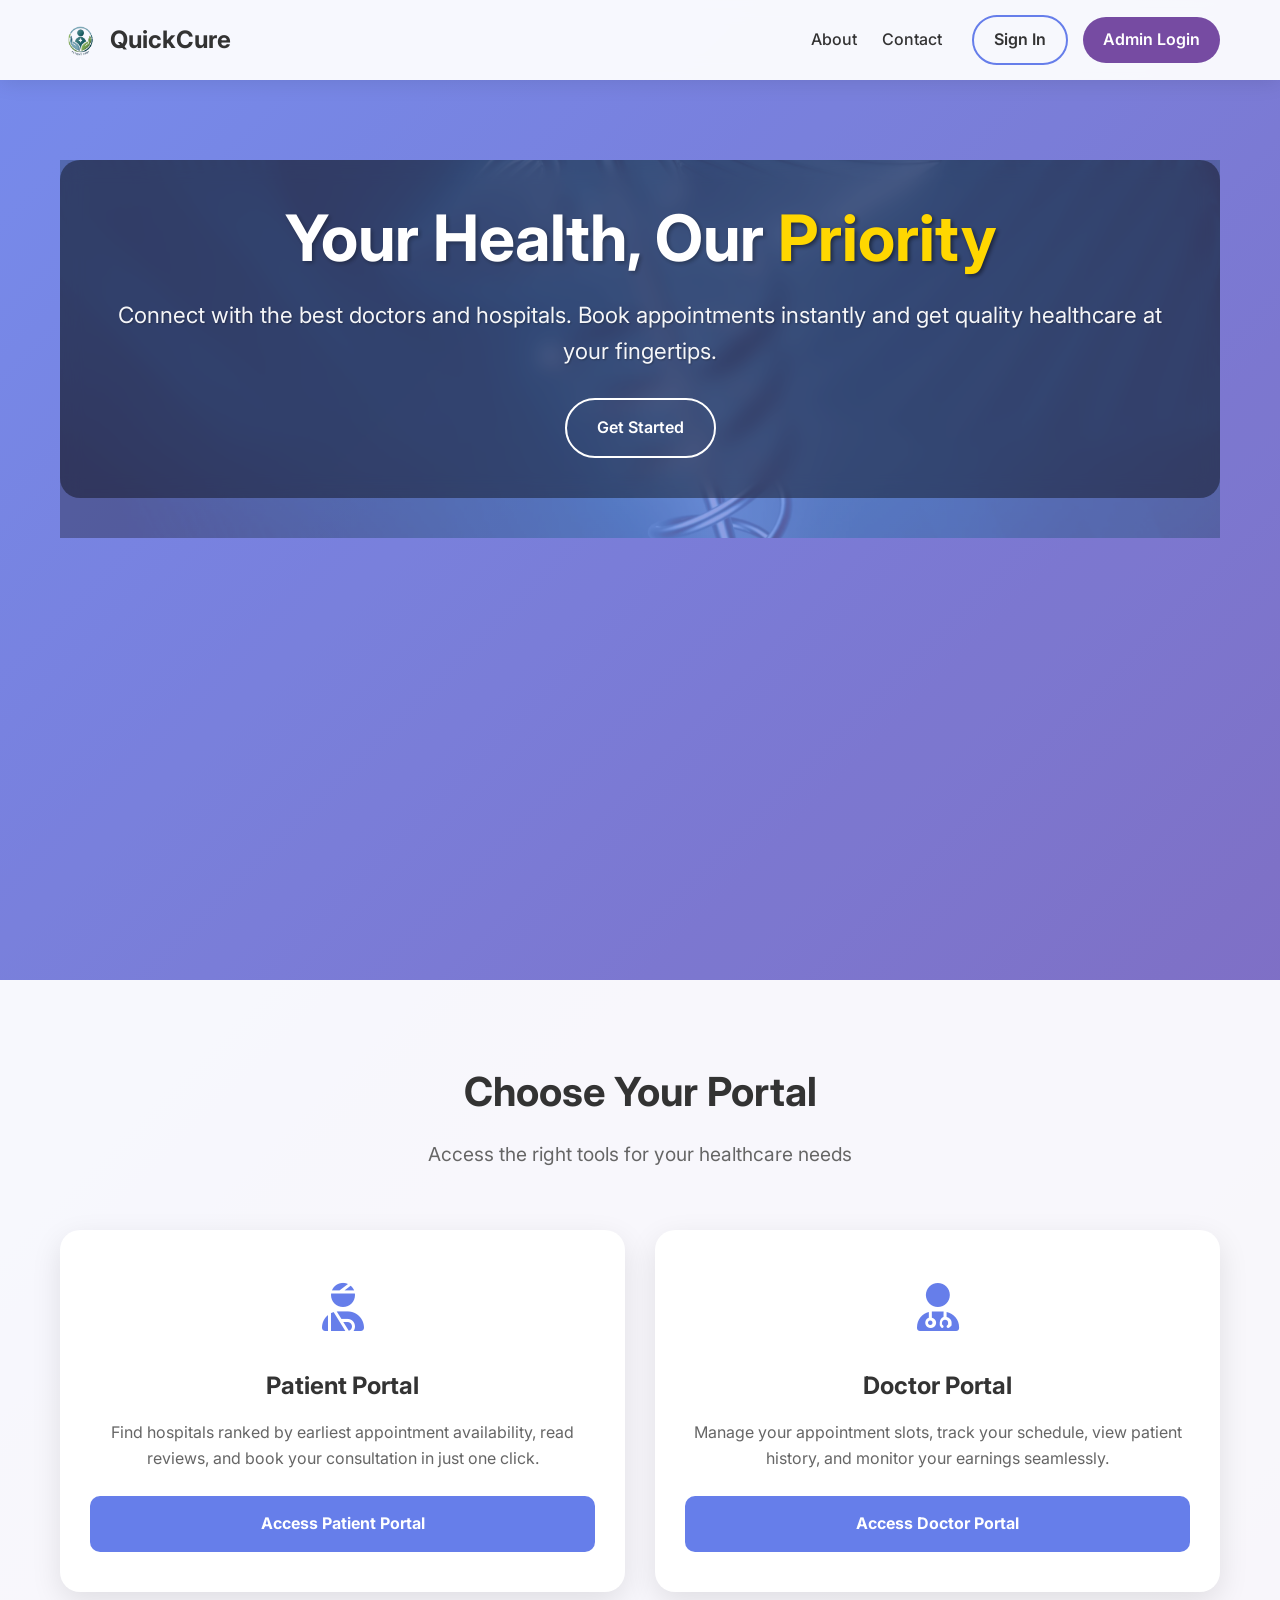
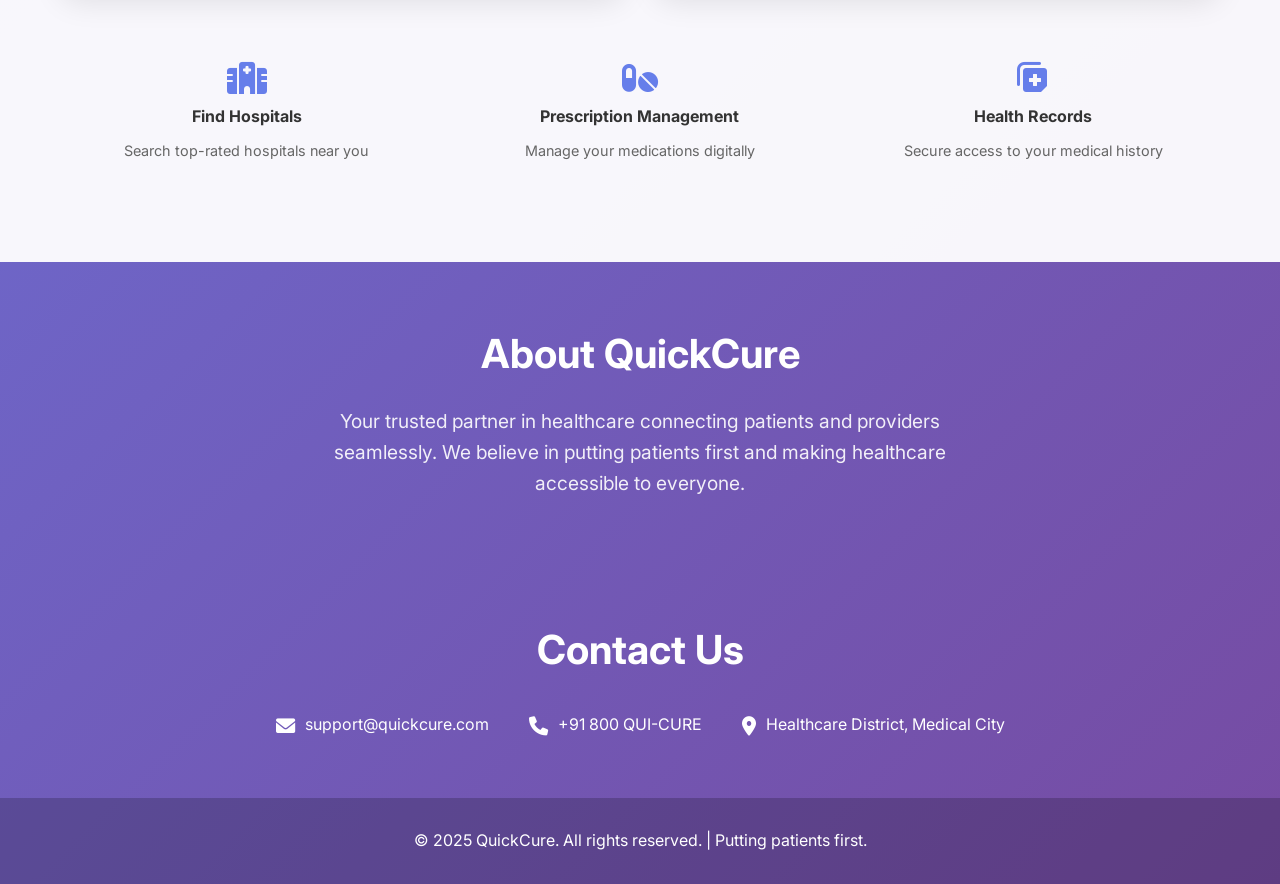
<file: admin.html>
<!DOCTYPE html>
<html lang="en">
<head>
    <meta charset="UTF-8">
    <meta name="viewport" content="width=device-width, initial-scale=1.0">
    <title>QuickCare Admin Dashboard</title>
    <link rel="stylesheet" href="admin.css">
    <link href="https://cdnjs.cloudflare.com/ajax/libs/font-awesome/6.0.0/css/all.min.css" rel="stylesheet">
    <link href="https://fonts.googleapis.com/css2?family=Inter:wght@300;400;500;600;700&display=swap" rel="stylesheet">
</head>
<body>
    <!-- Header with gradient background -->
    <header class="admin-header">
        <div class="header-content">
            <div class="logo-section">
                <i class="fas fa-heartbeat logo-icon"></i>
                <h1>QuickCare Admin</h1>
            </div>
            <nav class="header-nav">
                <button id="logoutBtn" class="logout-btn">
                    <i class="fas fa-sign-out-alt"></i>
                    Logout
                </button>
            </nav>
        </div>
    </header>

    <main class="container">
        <!-- Welcome Section -->
        <section class="welcome-section">
            <div class="welcome-content">
                <h2>Welcome back, Administrator</h2>
                <p class="tagline">Manage your healthcare platform with ease</p>
            </div>
            <div class="welcome-illustration">
                <i class="fas fa-hospital-alt"></i>
            </div>
        </section>

        <!-- Dashboard Stats with enhanced cards -->
        <section class="dashboard-stats">
            <div class="stat-card hospitals-card">
                <div class="stat-icon">
                    <i class="fas fa-hospital"></i>
                </div>
                <div class="stat-content">
                    <h3>Total Hospitals</h3>
                    <p id="hospitalCount" class="stat-number">0</p>
                    <span class="stat-trend">
                        <i class="fas fa-arrow-up"></i>
                        +12% from last month
                    </span>
                </div>
            </div>

            <div class="stat-card doctors-card">
                <div class="stat-icon">
                    <i class="fas fa-user-md"></i>
                </div>
                <div class="stat-content">
                    <h3>Doctors Verified</h3>
                    <p id="doctorCount" class="stat-number">0</p>
                    <span class="stat-trend">
                        <i class="fas fa-arrow-up"></i>
                        +8% from last month
                    </span>
                </div>
            </div>

            <div class="stat-card appointments-card">
                <div class="stat-icon">
                    <i class="fas fa-calendar-check"></i>
                </div>
                <div class="stat-content">
                    <h3>Appointments Today</h3>
                    <p id="appointmentsToday" class="stat-number">0</p>
                    <span class="stat-trend">
                        <i class="fas fa-arrow-up"></i>
                        +5% from yesterday
                    </span>
                </div>
            </div>

            <div class="stat-card users-card">
                <div class="stat-icon">
                    <i class="fas fa-users"></i>
                </div>
                <div class="stat-content">
                    <h3>Total Users</h3>
                    <p id="totalUsers" class="stat-number">0</p>
                    <span class="stat-trend">
                        <i class="fas fa-arrow-up"></i>
                        +15% from last month
                    </span>
                </div>
            </div>
        </section>

        <!-- Enhanced Management Panels -->
        <section class="management-panels">
            <div class="panel hospital-panel">
                <div class="panel-header">
                    <i class="fas fa-hospital-alt panel-icon"></i>
                    <h3>Hospital Verification</h3>
                </div>
                <p>Review and approve hospital registrations with comprehensive verification process.</p>
                <a href="admin-hospital.html" class="panel-btn">
                    <span>Verify Hospitals</span>
                    <i class="fas fa-arrow-right"></i>
                </a>
            </div>

            <div class="panel doctor-panel">
                <div class="panel-header">
                    <i class="fas fa-stethoscope panel-icon"></i>
                    <h3>Doctor Management</h3>
                </div>
                <p>View doctors, verify credentials, and manage schedules efficiently.</p>
                <a href="admin-doctor.html" class="panel-btn">
                    <span>Manage Doctors</span>
                    <i class="fas fa-arrow-right"></i>
                </a>
            </div>

            <div class="panel monitoring-panel">
                <div class="panel-header">
                    <i class="fas fa-chart-line panel-icon"></i>
                    <h3>System Monitoring</h3>
                </div>
                <p>Track platform usage, resolve issues, and monitor system activity.</p>
                <a href="#" class="panel-btn">
                    <span>View Analytics</span>
                    <i class="fas fa-arrow-right"></i>
                </a>
            </div>
        </section>

        <!-- Enhanced Data Tables -->
        <section class="admin-tables">
            <div class="table-container">
                <div class="table-header">
                    <h2><i class="fas fa-hospital"></i> Recent Hospitals</h2>
                    <a href="admin-hospital.html" class="view-all-btn">View All</a>
                </div>
                <div class="table-wrapper">
                    <table>
                        <thead>
                            <tr>
                                <th>Name</th>
                                <th>Type</th>
                                <th>City</th>
                                <th>Status</th>
                            </tr>
                        </thead>
                        <tbody id="hospitalTable">
                            <!-- Data populated by JavaScript -->
                        </tbody>
                    </table>
                </div>
            </div>

            <div class="table-container">
                <div class="table-header">
                    <h2><i class="fas fa-user-md"></i> Recent Doctors</h2>
                    <a href="admin-doctor.html" class="view-all-btn">View All</a>
                </div>
                <div class="table-wrapper">
                    <table>
                        <thead>
                            <tr>
                                <th>Name</th>
                                <th>Specialty</th>
                                <th>Hospital</th>
                                <th>Fees</th>
                                <th>Status</th>
                            </tr>
                        </thead>
                        <tbody id="doctorTable">
                            <!-- Data populated by JavaScript -->
                        </tbody>
                    </table>
                </div>
            </div>

            <div class="table-container">
                <div class="table-header">
                    <h2><i class="fas fa-calendar-alt"></i> Recent Appointments</h2>
                    <a href="#" class="view-all-btn">View All</a>
                </div>
                <div class="table-wrapper">
                    <table>
                        <thead>
                            <tr>
                                <th>Time</th>
                                <th>Patient</th>
                                <th>Doctor</th>
                                <th>Hospital</th>
                                <th>Fees</th>
                            </tr>
                        </thead>
                        <tbody id="appointmentTable">
                            <!-- Data populated by JavaScript -->
                        </tbody>
                    </table>
                </div>
            </div>
        </section>
    </main>

    <script src="admin-auth.js"></script>
    <script src="admin.js"></script>
</body>
</html>
</file>
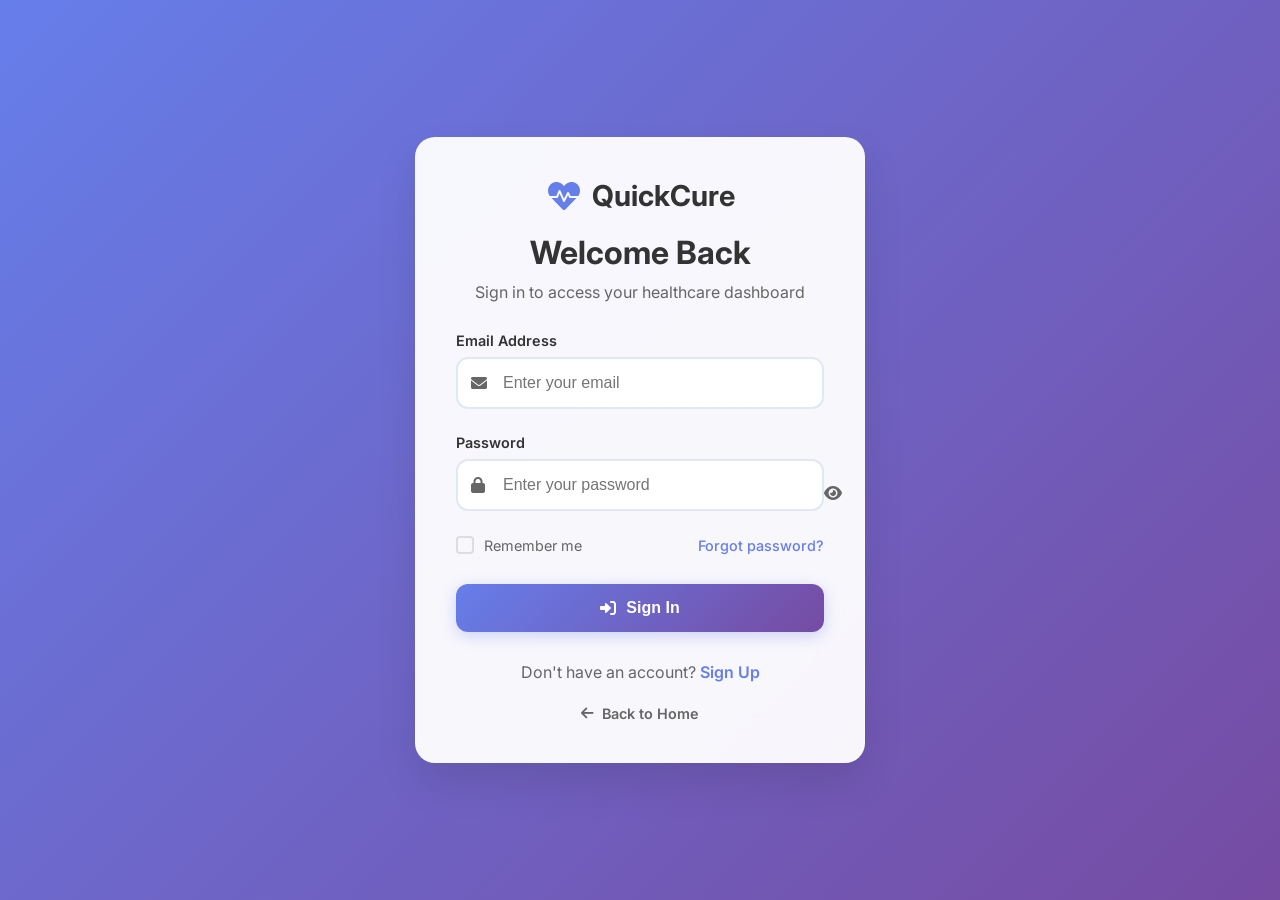
<file: doctor-profile.html>
<!DOCTYPE html>
<html lang="en">
<head>
    <meta charset="UTF-8">
    <meta name="viewport" content="width=device-width, initial-scale=1.0">
    <title>Doctor Profile - QuickCure</title>
    <link rel="stylesheet" href="doctor-profile.css">
    <link rel="stylesheet" href="https://cdnjs.cloudflare.com/ajax/libs/font-awesome/6.0.0/css/all.min.css">
</head>
<body>
    <header class="header">
        <div class="container">
            <div class="logo">
                <img src="QuickCureLogo.png" alt="QuickCure Logo" class="logo-img">
                <h1>QuickCure</h1>
            </div>
            <nav class="nav">
                <a href="doctor.html">Dashboard</a>
                <!-- <a href="#profile">Profile</a>
                <a href="#availability">Availability</a> -->
                <a href="#appointments">Appointments</a>
                <a href="index.html" class="logout-btn">
                    <i class="fas fa-sign-out-alt"></i>
                    Logout
                </a>
            </nav>
            <button class="mobile-menu-btn" id="mobileMenuBtn">
                <i class="fas fa-bars"></i>
            </button>
        </div>
        <div class="mobile-menu" id="mobileMenu">
            <a href="doctor.html">Dashboard</a>
            <!-- <a href="#profile">Profile</a>
            <a href="#availability">Availability</a> -->
            <a href="#appointments">Appointments</a>
            <a href="index.html" class="logout-btn">
                <i class="fas fa-sign-out-alt"></i>
                Logout
            </a>
        </div>
    </header>

    <main class="doctor-profile">
        <div class="container">
            <div class="profile-header">
                <h1>Doctor Profile</h1>
                <p>Manage your professional information</p>
            </div>

            <section class="profile-details-section" id="profile">
                <div class="section-header">
                    <h2><i class="fas fa-user"></i> Profile Details</h2>
                    <button class="btn btn-primary" id="editProfileBtn">
                        <i class="fas fa-edit"></i> Edit Profile
                    </button>
                </div>
                <div class="profile-card">
                    <div class="profile-avatar">
                        <i class="fas fa-user-md"></i>
                    </div>
                    <div class="profile-info">
                        <div class="info-row">
                            <label>Name:</label>
                            <span id="profileName">Dr. Rajesh Sharma</span>
                        </div>
                        <div class="info-row">
                            <label>Speciality:</label>
                            <span id="profileSpeciality">Cardiology</span>
                        </div>
                        <div class="info-row">
                            <label>Experience:</label>
                            <span id="profileExperience">15 years</span>
                        </div>
                        <div class="info-row">
                            <label>Email:</label>
                            <span id="profileEmail">rajesh.sharma@healthconnect.com</span>
                        </div>
                        <div class="info-row">
                            <label>Phone:</label>
                            <span id="profilePhone">+91-9876543210</span>
                        </div>
                        <div class="info-row">
                            <label>Address:</label>
                            <span id="profileAddress">123 Medical Street, Mumbai, Maharashtra</span>
                        </div>
                    </div>
                </div>
            </section>

            <section class="availability-section" id="availability">
                <div class="section-header">
                    <h2><i class="fas fa-clock"></i> Availability Management</h2>
                    <button class="btn btn-primary" id="addAvailabilityBtn">
                        <i class="fas fa-plus"></i> Add Availability
                    </button>
                </div>
                <div class="availability-list" id="availabilityList">
                    <!-- Availability items will be populated by JavaScript -->
                </div>
            </section>

            <section class="appointments-section" id="appointments">
                <div class="section-header">
                    <h2><i class="fas fa-calendar"></i> Appointment Schedules</h2>
                    <div class="date-filter">
                        <input type="date" id="appointmentDate" class="date-picker" placeholder="Select Date">
                        <select id="appointmentStatus" class="date-picker">
                            <option value="all">All Status</option>
                            <option value="pending">Pending</option>
                            <option value="confirmed">Confirmed</option>
                            <option value="completed">Completed</option>
                            <option value="cancelled">Cancelled</option>
                        </select>
                    </div>
                </div>
                <div class="table-container">
                    <table>
                        <thead>
                            <tr>
                                <th>Time</th>
                                <th>Patient Name</th>
                                <th class="hide-mobile">Type</th>
                                <th class="hide-mobile">Fee</th>
                                <th>Status</th>
                                <th>Actions</th>
                            </tr>
                        </thead>
                        <tbody id="appointmentTableBody">
                            <!-- Appointment data will be populated by JavaScript -->
                        </tbody>
                    </table>
                </div>
            </section>

            <section class="earnings-section">
                <div class="section-header">
                    <h2><i class="fas fa-rupee-sign"></i> Quick Earnings</h2>
                </div>
                <div class="earnings-stats">
                    <div class="earnings-card today">
                        <div class="earnings-info">
                            <div class="label">Today</div>
                            <div class="amount" id="todayEarnings">₹2,500</div>
                        </div>
                        <div class="consultations">
                            <i class="fas fa-user-check"></i>
                            <span id="todayConsultations">5</span>
                        </div>
                    </div>
                    <div class="earnings-card weekly">
                        <div class="earnings-info">
                            <div class="label">This Week</div>
                            <div class="amount" id="weeklyEarnings">₹15,500</div>
                        </div>
                        <div class="consultations">
                            <i class="fas fa-user-check"></i>
                            <span id="weeklyConsultations">31</span>
                        </div>
                    </div>
                </div>
            </section>
        </div>
    </main>

    <!-- Profile Modal -->
    <div class="modal" id="profileModal">
        <div class="modal-content">
            <div class="modal-header">
                <h3>Edit Profile</h3>
                <button class="close-btn" id="closeProfileModal">&times;</button>
            </div>
            <div class="modal-body">
                <form id="profileForm">
                    <div class="form-row">
                        <div class="form-group">
                            <label for="editName">Name</label>
                            <input type="text" id="editName" required>
                        </div>
                        <div class="form-group">
                            <label for="editSpeciality">Speciality</label>
                            <input type="text" id="editSpeciality" required>
                        </div>
                    </div>
                    <div class="form-row">
                        <div class="form-group">
                            <label for="editExperience">Experience (years)</label>
                            <input type="number" id="editExperience" required>
                        </div>
                        <div class="form-group">
                            <label for="editPhone">Phone</label>
                            <input type="tel" id="editPhone" required>
                        </div>
                    </div>
                    <div class="form-group">
                        <label for="editEmail">Email</label>
                        <input type="email" id="editEmail" required>
                    </div>
                    <div class="form-group">
                        <label for="editAddress">Address</label>
                        <textarea id="editAddress" required></textarea>
                    </div>
                    <div class="modal-actions">
                        <button type="button" class="btn btn-secondary" id="cancelProfileBtn">Cancel</button>
                        <button type="submit" class="btn btn-primary">Save Changes</button>
                    </div>
                </form>
            </div>
        </div>
    </div>

    <!-- Availability Modal -->
    <div class="modal" id="availabilityModal">
        <div class="modal-content">
            <div class="modal-header">
                <h3 id="availabilityModalTitle">Add Availability</h3>
                <button class="close-btn" id="closeAvailabilityModal">&times;</button>
            </div>
            <div class="modal-body">
                <form id="availabilityForm">
                    <div class="form-row">
                        <div class="form-group">
                            <label for="availabilityDate">Date</label>
                            <input type="date" id="availabilityDate" required>
                        </div>
                        <div class="form-group">
                            <label for="consultationDuration">Duration (minutes)</label>
                            <select id="consultationDuration" required>
                                <option value="15">15 minutes</option>
                                <option value="30" selected>30 minutes</option>
                                <option value="45">45 minutes</option>
                                <option value="60">60 minutes</option>
                            </select>
                        </div>
                    </div>
                    <div class="form-row">
                        <div class="form-group">
                            <label for="startTime">Start Time</label>
                            <input type="time" id="startTime" required>
                        </div>
                        <div class="form-group">
                            <label for="endTime">End Time</label>
                            <input type="time" id="endTime" required>
                        </div>
                    </div>
                    <div class="form-group">
                        <label for="consultationFee">Consultation Fee (₹)</label>
                        <input type="number" id="consultationFee" min="100" step="50" required>
                    </div>
                    <div class="modal-actions">
                        <button type="button" class="btn btn-secondary" id="cancelAvailabilityBtn">Cancel</button>
                        <button type="submit" class="btn btn-primary" id="saveAvailabilityBtn">Save</button>
                    </div>
                </form>
            </div>
        </div>
    </div>

    <!-- Appointment Details Modal -->
    <div class="modal" id="appointmentModal">
        <div class="modal-content">
            <div class="modal-header">
                <h3>Appointment Details</h3>
                <button class="close-btn" id="closeAppointmentModal">&times;</button>
            </div>
            <div class="modal-body">
                <div id="appointmentDetails">
                    <!-- Appointment details will be populated by JavaScript -->
                </div>
                <div class="modal-actions">
                    <button class="btn btn-danger" id="cancelAppointmentBtn">Cancel Appointment</button>
                    <button class="btn btn-primary" id="completeAppointmentBtn">Mark Complete</button>
                </div>
            </div>
        </div>
    </div>
<!-- notification -->
    <div class="notification" id="notification"></div>

    <script src="doctor-profile.js"></script>
</body>
</html>
</file>
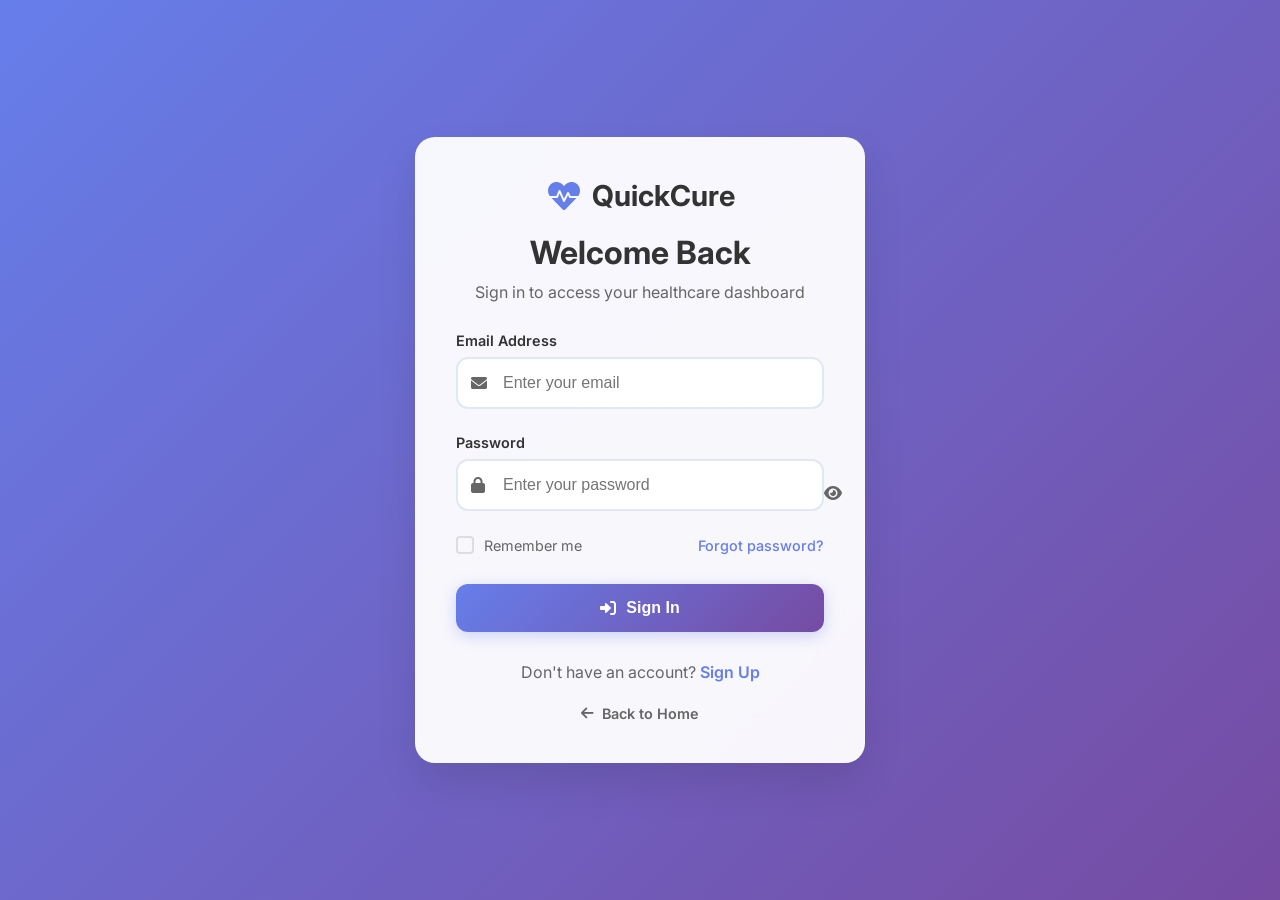
<file: doctor.html>
<!DOCTYPE html>
<html lang="en">
<head>
    <meta charset="UTF-8">
    <meta name="viewport" content="width=device-width, initial-scale=1.0">
    <title>Doctor Portal - QuickCure</title>
    <link rel="stylesheet" href="doctor.css">
    <link rel="stylesheet" href="https://cdnjs.cloudflare.com/ajax/libs/font-awesome/6.0.0/css/all.min.css">
</head>
<body>
    <!-- Header -->
    <header class="header">
        <div class="container">
           <div class="logo">
                <img src="QuickCureLogo.png" alt="QuickCure Logo" class="logo-img">
                <h1>QuickCure</h1>
            </div>
            <nav class="nav">
                <a href="#patients">
                    <i class=""></i>
                    Patients
                </a>
                <a href="doctor-profile.html">
                    <i class=""></i>
                    Profile
                </a>
                <a href="#" class="logout-btn">
                    <i class="fas fa-sign-out-alt"></i>
                    Logout
                </a>
            </nav>
            
            <!-- Mobile Menu Button -->
            <button id="mobileMenuBtn" class="mobile-menu-btn">
                <i class="fas fa-bars"></i>
            </button>
        </div>
        
        <!-- Mobile Menu -->
        <div id="mobileMenu" class="mobile-menu">
            <a href="#patients">
                <i class="fas fa-users"></i>
                Patients
            </a>
            <a href="doctor-profile.html">
                <i class="fas fa-user-md"></i>
                Profile
            </a>
            <a href="#" class="logout-btn">
                <i class="fas fa-sign-out-alt"></i>
                Logout
            </a>
        </div>
    </header>

    <!-- Main Dashboard -->
    <main class="doctor-dashboard">
        <div class="container">
            <!-- Welcome Section -->
            <section class="welcome-section">
                <div class="container">
                    <div class="welcome-header">
                        <div class="welcome-text">
                            <h1>Welcome back, <span class="doctor-name">Dr. Sharma</span>!</h1>
                            <p>Ready to help your patients today?</p>
                        </div>
                        <div class="doctor-avatar">
                            <i class="fas fa-user-md"></i>
                        </div>
                    </div>

                    <!-- Quick Stats -->
                    <div class="quick-stats">
                        <div class="quick-stat-card">
                            <i class="fas fa-users"></i>
                            <div class="stat-info">
                                <h3 id="totalPatients">245</h3>
                                <p>Total Patients</p>
                            </div>
                        </div>
                        <div class="quick-stat-card">
                            <i class="fas fa-star"></i>
                            <div class="stat-info">
                                <h3 id="doctorRating">4.8</h3>
                                <p>Rating</p>
                            </div>
                        </div>
                    </div>
                </div>
            </section>

            <!-- Patients Section -->
            <section id="patients" class="patients-section">
                <div class="container">
                    <div class="section-header">
                        <h2>
                            <i class="fas fa-users"></i>
                            Patient Management
                        </h2>
                        <div class="search-filters">
                            <input type="text" id="patientSearch" placeholder="Search patients...">
                            <select id="patientFilter">
                                <option value="">All Conditions</option>
                                <option value="Hypertension">Hypertension</option>
                                <option value="Diabetes">Diabetes</option>
                                <option value="Chest Pain">Chest Pain</option>
                                <option value="Regular Checkup">Regular Checkup</option>
                            </select>
                            <a href="#" class="btn btn-primary">
                                <i class="fas fa-plus"></i>
                                Add Patient
                            </a>
                        </div>
                    </div>

                    <div class="table-container">
                        <table>
                            <thead>
                                <tr>
                                    <th>Patient Name</th>
                                    <th>Age</th>
                                    <th>Last Visit</th>
                                    <th>Next Appointment</th>
                                    <th>Condition</th>
                                    <!-- <th>Phone</th>
                                    <th>Actions</th> -->
                                </tr>
                            </thead>
                            <tbody>
                                
                            </tbody>
                        </table>
                    </div>
                </div>
            </section>
        </div>
    </main>

    <script src="doctor.js"></script>
</body>
</html>
</file>
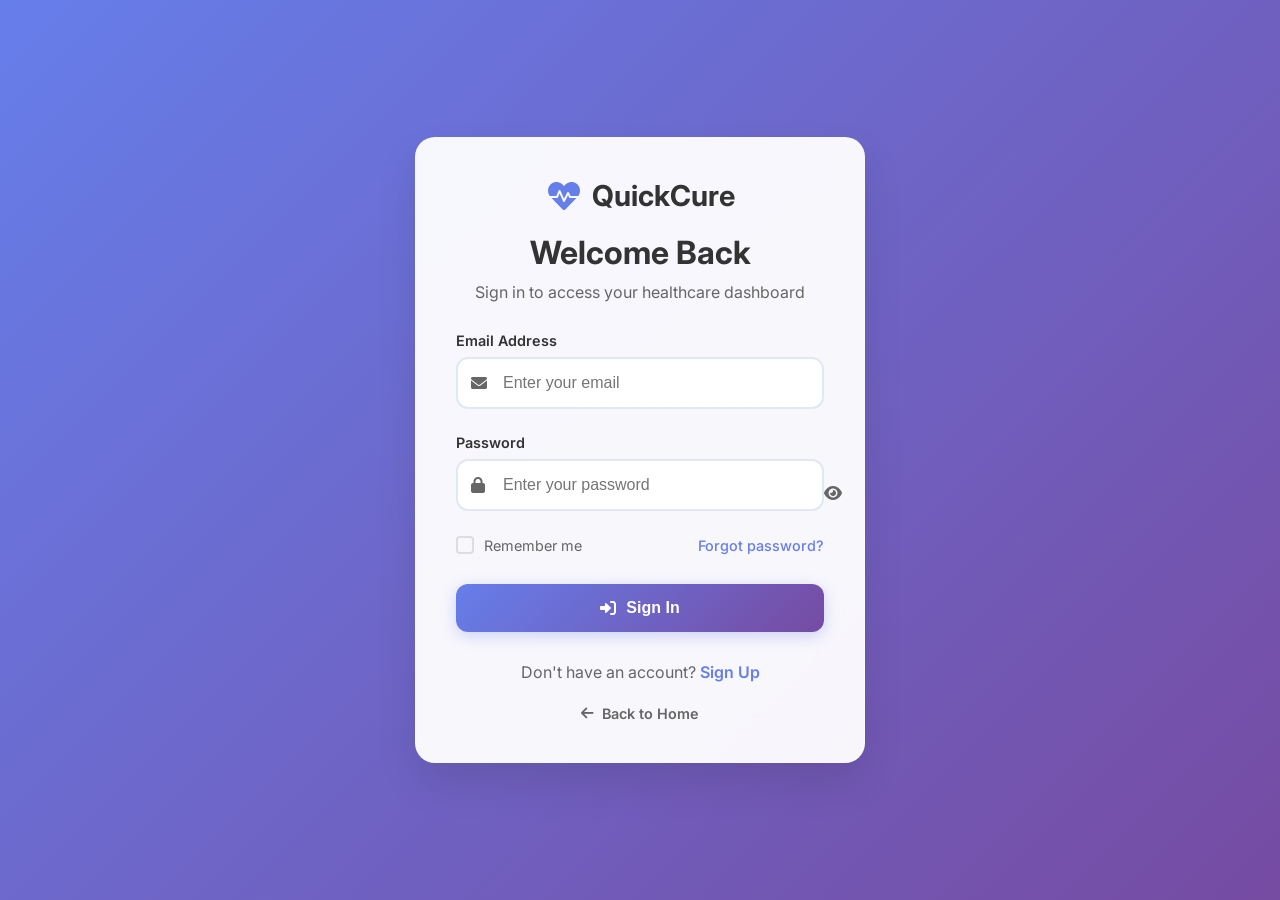
<file: patient-appointment.html>
<!DOCTYPE html>
<html lang="en">
<head>
    <meta charset="UTF-8">
    <meta name="viewport" content="width=device-width, initial-scale=1.0">
    <title>Book Appointment - QuickCure</title>
    <link rel="stylesheet" href="patient-appointment.css">
    <link rel="stylesheet" href="https://cdnjs.cloudflare.com/ajax/libs/font-awesome/6.0.0/css/all.min.css">
    <!-- AuthManager must be loaded before patient-appointment.js -->
    <script src="auth.js" defer></script>
</head>
<body>
    <!-- Header -->
    <header class="header">
        <div class="container">
            <div class="logo">
                <img src="QuickCureLogo.png" alt="QuickCure" class="logo-img">
                <h1>QuickCure</h1>
            </div>
            <nav class="nav">
                <a href="patient.html">Dashboard</a>
                <a href="patient-profile.html">My Profile</a>
                <!-- Removed #book-appointment as it's the current page -->
                <a href="#" class="logout-btn" id="logoutBtnDesktop">
                    <i class="fas fa-sign-out-alt"></i>
                    Logout
                </a>
            </nav>
            <button class="mobile-menu-btn" id="mobileMenuBtn" aria-label="Toggle mobile menu">
                <i class="fas fa-bars"></i>
            </button>
            <div class="mobile-menu" id="mobileMenu" aria-hidden="true">
                <a href="patient.html">Dashboard</a>
                <a href="patient-profile.html">My Profile</a>
                <!-- Removed #book-appointment as it's the current page -->
                <a href="#" class="logout-btn" id="logoutBtnMobile">Logout</a>
            </div>
        </div>
    </header>

    <!-- Main Content -->
    <main class="appointment-main">
        <div class="container">
            <!-- Page Header -->
            <section class="page-header">
                <div class="header-content">
                    <h1><i class="fas fa-calendar-plus"></i> Book New Appointment</h1>
                    <p>Find and book appointments with our healthcare professionals</p>
                </div>
                <button class="btn btn-secondary" onclick="window.location.href='patient.html'">
                    <i class="fas fa-arrow-left"></i>
                    Back to Dashboard
                </button>
            </section>

            <!-- Doctors Grid -->
            <section class="doctors-section">
                <div class="doctors-grid" id="doctorsGrid">
                    <!-- Doctors will be loaded here by patient-appointment.js -->
                </div>
                
                <div class="no-results" id="noResults" style="display: none;">
                    <i class="fas fa-user-md-slash"></i>
                    <h3>No doctors found</h3>
                    <p>Try adjusting your search criteria</p>
                </div>
            </section>
        </div>
    </main>

    <!-- Booking Modal -->
    <div class="modal" id="bookingModal" role="dialog" aria-modal="true" aria-labelledby="bookingModalTitle">
        <div class="modal-content">
            <div class="modal-header">
                <h3 id="bookingModalTitle"><i class="fas fa-calendar-plus"></i> Book Appointment</h3>
                <button class="close-btn" id="closeModal" aria-label="Close booking modal">&times;</button>
            </div>
            <div class="modal-body">
                <div class="doctor-summary" id="doctorSummary">
                    <!-- Doctor summary will be populated here by patient-appointment.js -->
                </div>
                
                <form id="bookingForm">
                    <input type="hidden" id="selectedDoctorId">
                    
                    <div class="form-group">
                        <label for="appointmentDate">Preferred Date:</label>
                        <input type="date" id="appointmentDate" required aria-required="true">
                    </div>

                    <div class="form-group">
                        <label for="appointmentTime">Preferred Time:</label>
                        <select id="appointmentTime" required aria-required="true">
                            <option value="">Select time</option>
                            <option value="09:00">09:00 AM</option>
                            <option value="10:00">10:00 AM</option>
                            <option value="11:00">11:00 AM</option>
                            <option value="14:00">02:00 PM</option>
                            <option value="15:00">03:00 PM</option>
                            <option value="16:00">04:00 PM</option>
                        </select>
                    </div>

                    <div class="form-group">
                        <label for="appointmentReason">Reason for visit:</label>
                        <textarea id="appointmentReason" rows="3" placeholder="Brief description of your concern..."></textarea>
                    </div>

                    <div class="modal-actions">
                        <button type="button" class="btn btn-secondary" id="cancelBooking">Cancel</button>
                        <button type="submit" class="btn btn-primary">Book Appointment</button>
                    </div>
                </form>
            </div>
        </div>
    </div>

    <!-- Success Modal -->
    <div class="modal" id="successModal" role="dialog" aria-modal="true" aria-labelledby="successModalTitle">
        <div class="modal-content">
            <div class="modal-header success-header">
                <h3 id="successModalTitle"><i class="fas fa-check-circle"></i> Appointment Booked Successfully!</h3>
                <button class="close-btn" id="closeSuccessModal" aria-label="Close success modal">&times;</button>
            </div>
            <div class="modal-body">
                <div class="appointment-details" id="appointmentDetails">
                    <!-- Appointment details will be populated here by patient-appointment.js -->
                </div>
                <div class="recommendations">
                    <h4><i class="fas fa-lightbulb"></i> Recommendations for your visit:</h4>
                    <ul id="recommendationsList">
                        <!-- Recommendations will be populated here by patient-appointment.js -->
                    </ul>
                </div>
                <div class="modal-actions">
                    <button type="button" class="btn btn-secondary" onclick="window.location.href='patient.html'">
                        <i class="fas fa-home"></i> Back to Dashboard
                    </button>
                    <button type="button" class="btn btn-primary" onclick="window.location.href='patient-profile.html#appointments'">
                        <i class="fas fa-calendar-alt"></i> View My Appointments
                    </button>
                </div>
            </div>
        </div>
    </div>

    <!-- Notification -->
    <div class="notification" id="notification" aria-live="polite" aria-atomic="true"></div>

    <script src="patient-appointment.js" defer></script>
</body>
</html>
</file>
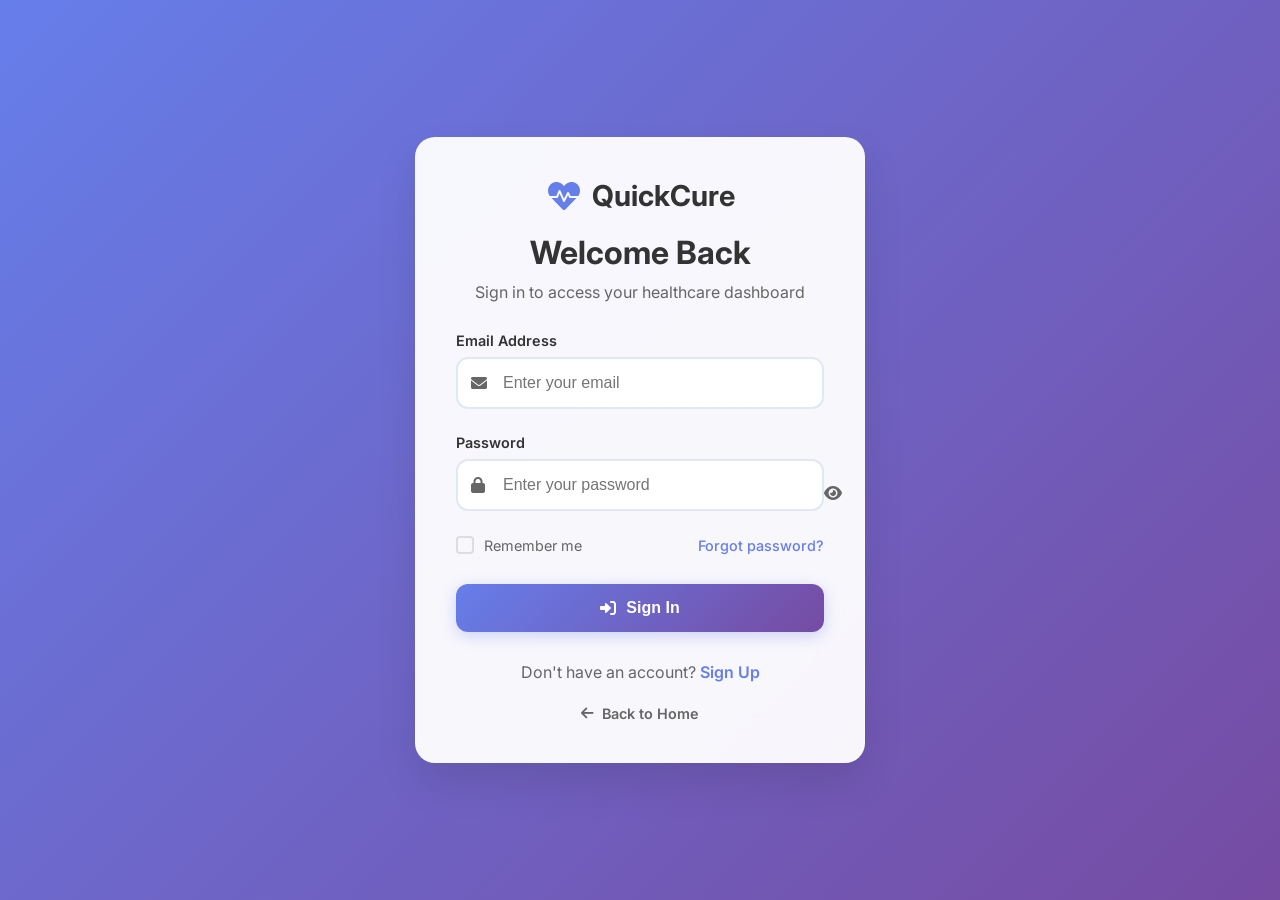
<file: patient-profile.html>
<!DOCTYPE html>
<html lang="en">
<head>
    <meta charset="UTF-8">
    <meta name="viewport" content="width=device-width, initial-scale=1.0">
    <title>Patient Profile - QuickCure</title>
    <link rel="stylesheet" href="patient-profile.css">
    <link rel="stylesheet" href="https://cdnjs.cloudflare.com/ajax/libs/font-awesome/6.0.0/css/all.min.css">
</head>
<body>
    <!-- Header -->
    <header class="header">
        <div class="container">
            <div class="logo">
                <img src="QuickCureLogo.png" alt="HealthCare+" class="logo-img">
                <h1>QuickCure</h1>
            </div>
            <nav class="nav">
                <a href="patient.html">Dashboard</a>
                <a href="#appointments">My Appointments</a>
                <a href="#" class="logout-btn">
                    <i class="fas fa-sign-out-alt"></i>
                    Logout
                </a>
            </nav>
            <button class="mobile-menu-btn" id="mobileMenuBtn">
                <i class="fas fa-bars"></i>
            </button>
            <div class="mobile-menu" id="mobileMenu">
                <a href="patient.html">Dashboard</a>
                <a href="#appointments">My Appointments</a>
                <a href="#" class="logout-btn">Logout</a>
            </div>
        </div>
    </header>

    <!-- Main Profile Content -->
    <main class="profile-main">
        <div class="container">
            <!-- Profile Header -->
            <section class="profile-header" id="profile">
                <div class="profile-card">
                    <div class="profile-avatar">
                        <i class="fas fa-user-circle"></i>
                    </div>
                    <div class="profile-info">
                        <h1 class="patient-name">John Doe</h1>
                        <p class="patient-email">john.doe@email.com</p>
                        <p class="member-since">Member since: <span id="memberDate">Jan 2025</span></p>
                    </div>
                    <button class="btn btn-primary" id="editProfileBtn">
                        <i class="fas fa-edit"></i>
                        Edit Profile
                    </button>
                </div>
            </section>

            <!-- Profile Details -->
            <section class="profile-details">
                <div class="details-grid">
                    <!-- Personal Information -->
                    <div class="detail-card">
                        <div class="card-header">
                            <h3><i class="fas fa-user"></i> Personal Information</h3>
                            <button class="btn btn-small btn-secondary" id="editPersonalBtn">Edit</button>
                        </div>
                        <div class="detail-content">
                            <div class="info-row">
                                <span class="label">Full Name:</span>
                                <span class="value" id="fullName">John Doe</span>
                            </div>
                            <div class="info-row">
                                <span class="label">Date of Birth:</span>
                                <span class="value" id="dateOfBirth">January 15, 1990</span>
                            </div>
                            <div class="info-row">
                                <span class="label">Gender:</span>
                                <span class="value" id="gender">Male</span>
                            </div>
                            <div class="info-row">
                                <span class="label">Blood Group:</span>
                                <span class="value" id="bloodGroup">O+</span>
                            </div>
                            <div class="info-row">
                                <span class="label">Phone:</span>
                                <span class="value" id="phone">+91 98765 43210</span>
                            </div>
                        </div>
                    </div>
                </div>
            </section>

            <!-- Appointments History -->
            <section class="appointments-section" id="appointments">
                <div class="section-header">
                    <h2><i class="fas fa-calendar-alt"></i> My Appointments</h2>
                    <div class="appointment-actions">
                        <div class="appointment-filters">
                            <select id="statusFilter">
                                <option value="">All Status</option>
                                <option value="Confirmed">Confirmed</option>
                                <option value="Pending">Pending</option>
                                <option value="Completed">Completed</option>
                                <option value="Cancelled">Cancelled</option>
                            </select>
                            <input type="date" id="dateFilter" placeholder="Filter by date">
                        </div>
                        <button class="btn btn-primary" onclick="window.location.href='patient-appointment.html'">
                            <i class="fas fa-calendar-plus"></i>
                            Book New Appointment
                        </button>
                    </div>
                </div>

                <div class="appointments-container">
                    <!-- Mobile Cards View -->
                    <div class="appointments-mobile" id="appointmentsMobile">
                    </div>

                    <!-- Desktop Table View -->
                    <div class="table-container" id="appointmentsTableContainer">
                        <table id="appointmentsTable">
                            <thead>
                                <tr>
                                    <th>Date</th>
                                    <th>Time</th>
                                    <th>Doctor</th>
                                    <th>Hospital</th>
                                    <th>Specialty</th>
                                    <th>Status</th>
                                    <th>Actions</th>
                                </tr>
                            </thead>
                            <tbody>
                                <!-- Appointments will be loaded here -->
                            </tbody>
                        </table>
                    </div>
                </div>
            </section>
        </div>
    </main>

    <!-- Edit Profile Modal -->
    <div class="modal" id="editModal">
        <div class="modal-content">
            <div class="modal-header">
                <h3 id="modalTitle">Edit Profile</h3>
                <button class="close-btn" id="closeModal">&times;</button>
            </div>
            <div class="modal-body">
                <form id="editForm">
                    <!-- Form fields will be dynamically populated -->
                </form>
                <div class="modal-actions">
                    <button type="button" class="btn btn-secondary" id="cancelEdit">Cancel</button>
                    <button type="submit" form="editForm" class="btn btn-primary">Save Changes</button>
                </div>
            </div>
        </div>
    </div>

    <!-- View Appointment Modal -->
    <div class="modal" id="viewModal">
        <div class="modal-content">
            <div class="modal-header">
                <h3><i class="fas fa-calendar-alt"></i> Appointment Details</h3>
                <button class="close-btn" id="closeViewModal">&times;</button>
            </div>
            <div class="modal-body">
                <div id="appointmentDetails">
                    <!-- Appointment details will be populated here -->
                </div>
                <div class="modal-actions">
                    <button type="button" class="btn btn-secondary" id="closeView">Close</button>
                    <button type="button" class="btn btn-danger" id="cancelAppointmentBtn" style="display: none;">
                        <i class="fas fa-times"></i> Cancel Appointment
                    </button>
                </div>
            </div>
        </div>
    </div>

    <!-- Notification -->
    <div class="notification" id="notification"></div>

    <script src="patient-profile.js"></script>
</body>
</html>
</file>
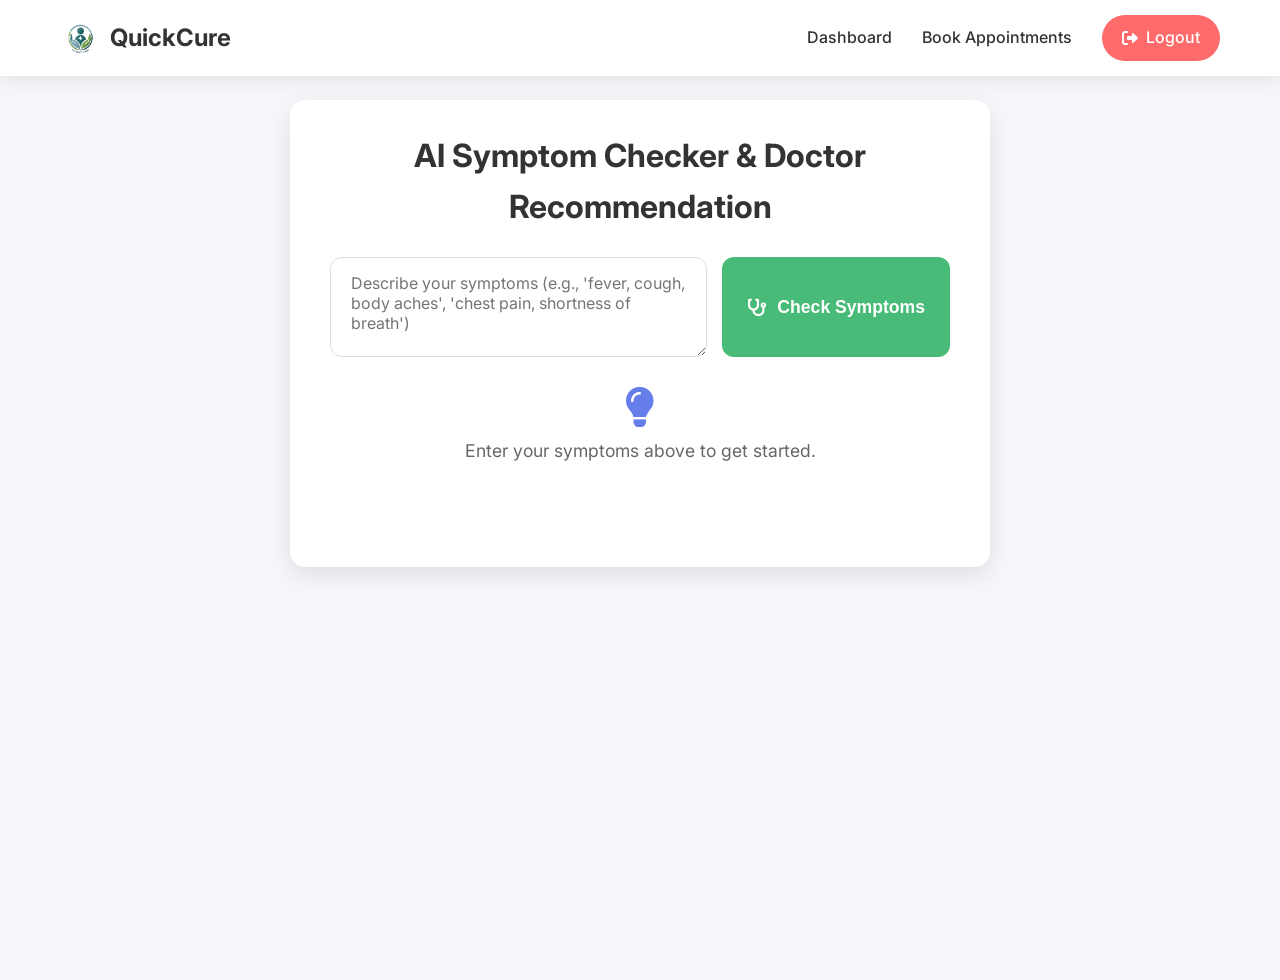
<file: patient-symptoms.html>
<!DOCTYPE html>
<html lang="en">
<head>
    <meta charset="UTF-8">
    <meta name="viewport" content="width=device-width, initial-scale=1.0">
    <title>Patient Profile - QuickCure</title>
    <link rel="stylesheet" href="patient-symptoms.css">
    <link rel="stylesheet" href="https://cdnjs.cloudflare.com/ajax/libs/font-awesome/6.0.0/css/all.min.css">
</head>
<body>
    <!-- Header -->
    <header class="header">
        <div class="container">
            <div class="logo">
                <img src="QuickCureLogo.png" alt="HealthCare+" class="logo-img">
                <h1>QuickCure</h1>
            </div>
            <nav class="nav">
                <a href="patient.html">Dashboard</a>
                <a href="patient-appointment.html">Book Appointments</a>
                <a href="#" class="logout-btn">
                    <i class="fas fa-sign-out-alt"></i>
                    Logout
                </a>
            </nav>
            <button class="mobile-menu-btn" id="mobileMenuBtn">
                <i class="fas fa-bars"></i>
            </button>
            <div class="mobile-menu" id="mobileMenu">
                <a href="patient.html">Dashboard</a>
                <a href="patient-appointment.html">Book Appointments</a>
                <a href="#" class="logout-btn">Logout</a>
            </div>
        </div>
    </header>

    <main class="patient-dashboard">
        <div class="container">
        <section class="symptom-checker-section" aria-label="AI Symptom Checker and Doctor Recommendation">
            <h2>AI Symptom Checker &amp; Doctor Recommendation</h2>
            <div class="symptom-input-group">
            <textarea
                id="symptomsInput"
                placeholder="Describe your symptoms (e.g., 'fever, cough, body aches', 'chest pain, shortness of breath')"
                aria-label="Enter your symptoms"
            ></textarea>
            <button id="checkSymptomsBtn" aria-label="Check Symptoms">
                <i class="fas fa-stethoscope"></i> Check Symptoms
            </button>
            </div>

            <div class="recommendation-results" id="recommendationResults">
            <div class="no-results-symptom" id="noSymptomsMessage">
                <i class="fas fa-lightbulb"></i>
                <p>Enter your symptoms above to get started.</p>
            </div>
            </div>
        </section>
        </div>
  </main>
  <script src="patient-symptoms.js"></script>
</body>
</html>
</file>
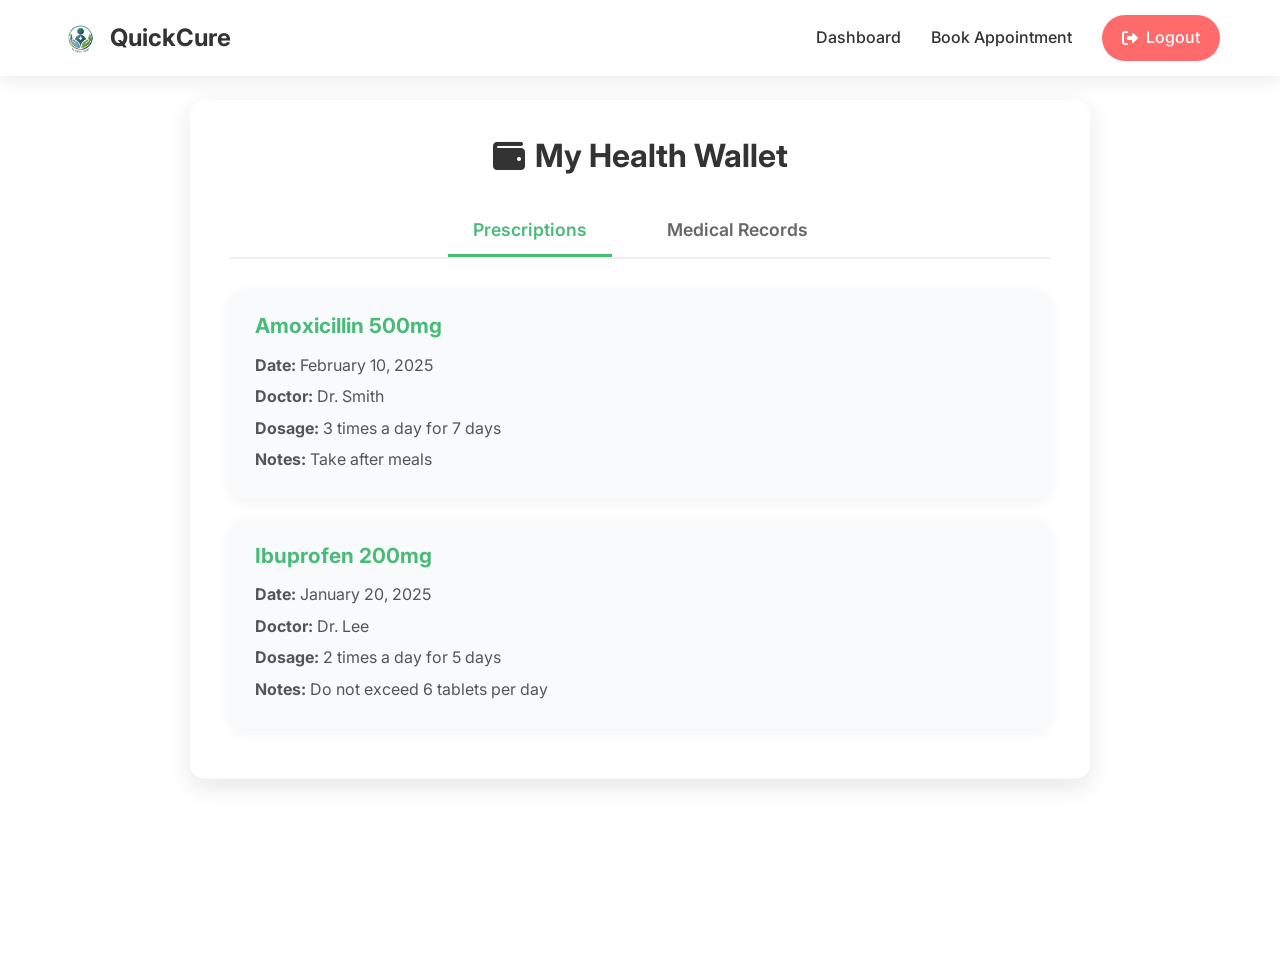
<file: patient-wallet.html>
<!DOCTYPE html>
<html lang="en">
<head>
  <meta charset="UTF-8" />
  <meta name="viewport" content="width=device-width, initial-scale=1" />
  <title>Health Wallet - QuickCure</title>
  <link
    rel="stylesheet"
    href="https://cdnjs.cloudflare.com/ajax/libs/font-awesome/6.0.0/css/all.min.css"
  />
  <link rel="stylesheet" href="patient-wallet.css" />
</head>
<body>
  <header class="header">
    <div class="container">
      <div class="logo">
        <img src="QuickCureLogo.png" alt="Quickcure Logo" class="logo-img" />
        <h1>QuickCure</h1>
      </div>
      <nav class="nav" role="navigation" aria-label="Primary Navigation">
        <a href="patient.html">Dashboard</a>
        <a href="patient-appointment.html">Book Appointment</a>
        <a href="#" id="logoutBtnDesktop" class="logout-btn">
          <i class="fas fa-sign-out-alt"></i> Logout
        </a>
        <!-- <a href="patient-profile.html">
          <img src="User-Profile.png" alt="User  Profile" />
        </a> -->
      </nav>
      <button id="mobileMenuBtn" class="mobile-menu-btn" aria-label="Toggle menu" aria-expanded="false" aria-controls="mobileMenu">
        <i class="fas fa-bars"></i>
      </button>
      <div id="mobileMenu" class="mobile-menu" aria-hidden="true">
        <a href="patient.html">Dashboard</a>
        <a href="patient-profile.html">Profile</a>
        <a href="patient-appointment.html">Book Appointment</a>
        <a href="patient-symptom-checker.html">Symptom Checker</a>
        <a href="#" id="logoutBtnMobile" class="logout-btn">
          <i class="fas fa-sign-out-alt"></i> Logout
        </a>
      </div>
    </div>
  </header>

  <main class="patient-dashboard" role="main">
    <div class="container">
      <section class="health-wallet-section" aria-label="My Health Wallet">
        <h2><i class="fas fa-wallet"></i> My Health Wallet</h2>
        <div class="wallet-tabs" role="tablist">
          <div class="wallet-tab active" data-tab="prescriptions" role="tab" tabindex="0" aria-selected="true" aria-controls="prescriptionsContent" id="tab-prescriptions">Prescriptions</div>
          <div class="wallet-tab" data-tab="records" role="tab" tabindex="-1" aria-selected="false" aria-controls="recordsContent" id="tab-records">Medical Records</div>
        </div>

        <div id="prescriptionsContent" class="tab-content active" role="tabpanel" aria-labelledby="tab-prescriptions">
          <div class="no-items-message" id="noPrescriptionsMessage">
            <i class="fas fa-prescription-bottle-alt"></i>
            <p>No digital prescriptions found.</p>
          </div>
        </div>

        <div id="recordsContent" class="tab-content" role="tabpanel" aria-labelledby="tab-records">
          <div class="no-items-message" id="noRecordsMessage">
            <i class="fas fa-file-medical"></i>
            <p>No medical records found.</p>
            <p>You can upload them in your profile or they will appear after consultations.</p>
          </div>
        </div>
      </section>
    </div>
  </main>

  <div id="notification" class="notification" role="alert" aria-live="assertive"></div>

  <!-- <footer>
    <p>© 2025 QuickCare. Making healthcare accessible for everyone.</p>
  </footer> -->

  <script src="patient-wallet.js"></script>
</body>

</html>
</file>
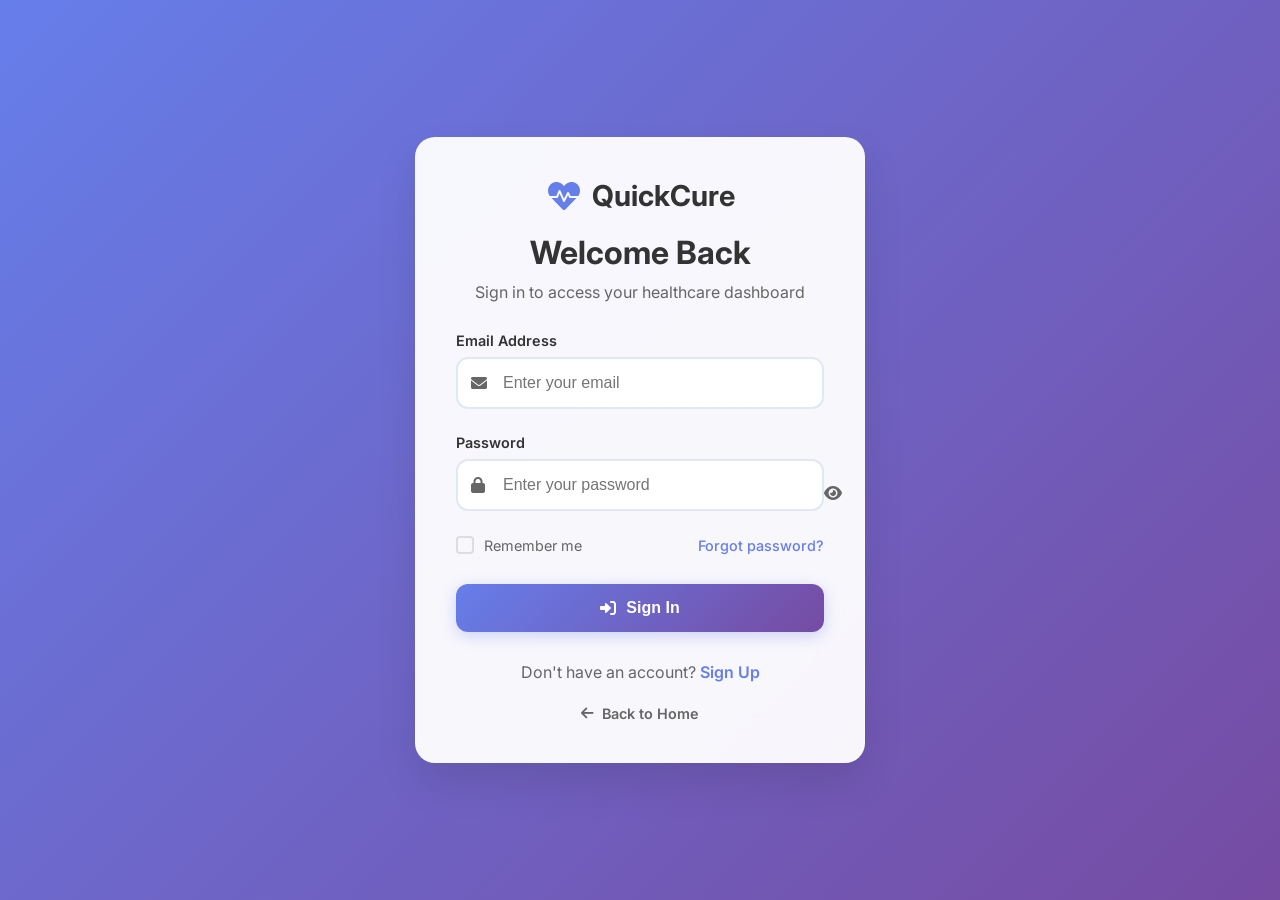
<file: patient.html>
<!DOCTYPE html>
<html lang="en">
<head>
    <meta charset="UTF-8">
    <meta name="viewport" content="width=device-width, initial-scale=1.0">
    <title>Patient Dashboard - QuickCure</title>
    <link rel="stylesheet" href="patient.css">
    <link rel="stylesheet" href="https://cdnjs.cloudflare.com/ajax/libs/font-awesome/6.0.0/css/all.min.css">
</head>
<body>
    <header class="header">
        <div class="container">
            <div class="logo">
                <img src="QuickCureLogo.png" alt="Quickcure Logo" class="logo-img" />
                <h1>QuickCure</h1>
            </div>
            <nav class="nav">
                <a href="patient-symptoms.html">Symptom Checker</a>
                <a href="patient-wallet.html">Health Wallet</a>
                <a href="patient-appointment.html">Book Appointment</a>
                <a href="patient-profile.html">Profile</a>
                <a href="#" id="logoutBtnDesktop" class="logout-btn">
                    <i class="fas fa-sign-out-alt"></i>
                    Logout
                </a>
            </nav>
            <button id="mobileMenuBtn" class="mobile-menu-btn">
                <i class="fas fa-bars"></i>
            </button>
            <div id="mobileMenu" class="mobile-menu">
                <a href="patient-symptoms.html">Symptom Checker</a>
                <a href="patient-wallet.html">Health Wallet</a>
                <a href="patient-appointment.html">Book Appointment</a>
                <a href="patient-profile.html">Profile</a>
                <a href="#" id="logoutBtnMobile" class="logout-btn">
                    <i class="fas fa-sign-out-alt"></i>
                    Logout
                </a>
            </div>
        </div>
    </header>

    <main class="patient-dashboard">
        <div class="container">
            <!-- Welcome Section -->
            <section class="welcome-section">
                <div class="welcome-header">
                    <div class="welcome-text">
                        <h1>Welcome back, <span class="patient-name">John Doe</span>!</h1>
                        <p>Your health journey continues here</p>
                    </div>
                    <div class="patient-avatar">
                        <i class="fas fa-user-circle"></i>
                    </div>
                </div>
                
                <div class="stats-grid">
                    <div class="stat-card">
                        <i class="fas fa-calendar-check"></i>
                        <h3 id="upcomingCount">3</h3>
                        <p>Upcoming Appointments</p>
                    </div>
                    <div class="stat-card">
                        <i class="fas fa-user-md"></i>
                        <h3 id="doctorsCount">2</h3>
                        <p>Doctors Consulted</p>
                    </div>
                    <div class="stat-card">
                        <i class="fas fa-file-medical"></i>
                        <h3 id="recordsCount">5</h3>
                        <p>Medical Records</p>
                    </div>
                    <div class="stat-card">
                        <i class="fas fa-prescription-bottle"></i>
                        <h3 id="prescriptionsCount">2</h3>
                        <p>Active Prescriptions</p>
                    </div>
                </div>
            </section>

            <!-- Create Appointment Section -->
            <section class="create-appointment-section">
                <div class="appointment-header">
                    <div class="header-text">
                        <h2>Create New Appointment</h2>
                        <p>Book your next appointment with our healthcare professionals</p>
                    </div>
                    <div class="appointment-icon">
                        <i class="fas fa-plus-circle"></i>
                    </div>
                </div>
                
                <div class="booking-flow-section">
                    <h2>Select Your Preferences</h2>
                    
                    <div class="preferences-section">
                        <label for="specialty">Choose Specialty:</label>
                        <select id="specialty">
                            <option value="">-- Choose Specialty --</option>
                        </select>
                        
                        <label for="city">Choose City:</label>
                        <select id="city">
                            <option value="">-- Choose City --</option>
                        </select>
                    </div>
                    
                    <div class="find-doctors-section">
                        <button id="nextBtn" class="btn btn-primary">
                            <i class="fas fa-search"></i>
                            Find Available Doctors
                        </button>
                    </div>
                    
                    <div class="quick-info">
                        <div class="info-item">
                            <i class="fas fa-clock"></i>
                            <span>Available 24/7</span>
                        </div>
                        <div class="info-item">
                            <i class="fas fa-calendar-alt"></i>
                            <span>Easy Booking Process</span>
                        </div>
                        <div class="info-item">
                            <i class="fas fa-stethoscope"></i>
                            <span>Expert Doctors</span>
                        </div>
                    </div>
                </div>
            </section>

            <!-- Quick Access Section -->
            <section class="quick-access-section">
                <div class="section-header">
                    <h2>Quick Access</h2>
                    <p>Manage your healthcare appointments and records</p>
                </div>
                
                <div class="quick-access-grid">
                    <!-- <div class="access-card" onclick="window.location.href='patient-appointment.html'">
                        <div class="access-icon">
                            <i class="fas fa-calendar-plus"></i>
                        </div>
                        <h3>Book Appointment</h3>
                        <p>Book your next appointment with our healthcare professionals</p>
                        <div class="access-arrow">
                            <i class="fas fa-arrow-right"></i>
                        </div>
                    </div> -->
                    
                    <div class="access-card" onclick="window.location.href='patient-profile.html#appointments'">
                        <div class="access-icon">
                            <i class="fas fa-calendar"></i>
                        </div>
                        <h3>My Appointments</h3>
                        <p>View all your scheduled appointments</p>
                        <div class="access-arrow">
                            <i class="fas fa-arrow-right"></i>
                        </div>
                    </div>
                </div>
            </section>
        </div>
    </main>

    <!-- Notification -->
    <div id="notification" class="notification"></div>

    <script src="auth.js"></script>
    <script src="patient.js"></script>
</body>
</html>
</file>
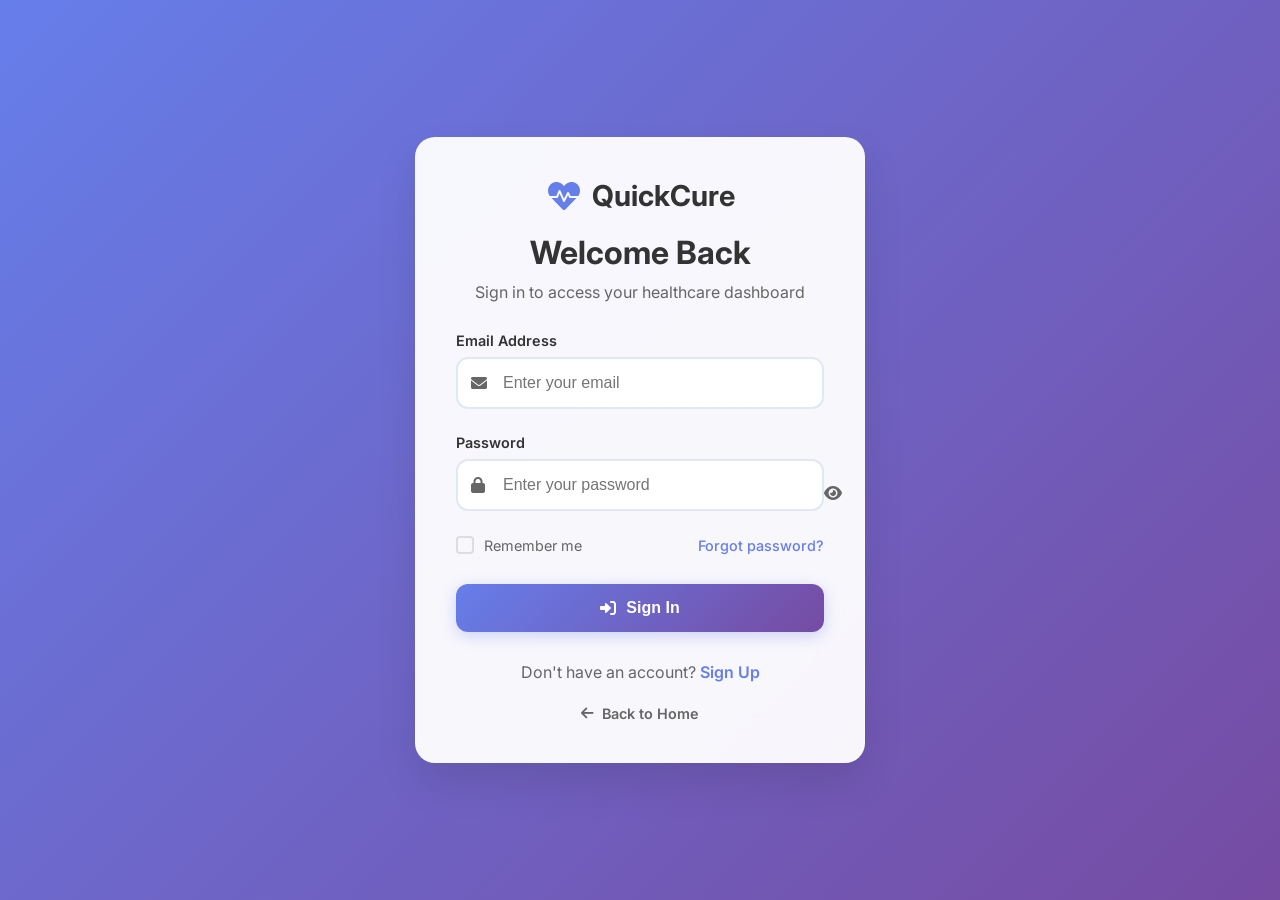
<file: signin.html>
<!DOCTYPE html>
<html lang="en">
<head>
    <meta charset="UTF-8">
    <meta name="viewport" content="width=device-width, initial-scale=1.0">
    <title>Sign In - QuickCure</title>
    <link rel="stylesheet" href="signin.css">
    <link href="https://cdnjs.cloudflare.com/ajax/libs/font-awesome/6.0.0/css/all.min.css" rel="stylesheet">
    <link href="https://fonts.googleapis.com/css2?family=Inter:wght@300;400;500;600;700&display=swap" rel="stylesheet">
</head>
<body>
    <div class="signin-container">
        <div class="signin-card">
            <div class="signin-header">
                <div class="logo">
                    <i class="fas fa-heartbeat"></i>
                    <h1>QuickCure</h1>
                </div>
                <h2>Welcome Back</h2>
                <p>Sign in to access your healthcare dashboard</p>
            </div>
            
            <form class="signin-form" id="signinForm">
                <div class="form-group">
                    <label for="email">Email Address</label>
                    <div class="input-wrapper">
                        <i class="fas fa-envelope"></i>
                        <input type="email" id="email" name="email" placeholder="Enter your email" required>
                    </div>
                </div>
                
                <div class="form-group">
                    <label for="password">Password</label>
                    <div class="input-wrapper">
                        <i class="fas fa-lock"></i>
                        <input type="password" id="password" name="password" placeholder="Enter your password" required>
                        <button type="button" class="toggle-password" id="togglePassword">
                            <i class="fas fa-eye"></i>
                        </button>
                    </div>
                </div>
                
                <div class="form-options">
                    <label class="remember-me">
                        <input type="checkbox" id="remember">
                        <span class="checkmark"></span>
                        Remember me
                    </label>
                    <a href="#" class="forgot-password">Forgot password?</a>
                </div>
                
                <button type="submit" class="signin-btn">
                    <i class="fas fa-sign-in-alt"></i>
                    Sign In
                </button>
            </form>
            
            <div class="signin-footer">
                <p>Don't have an account? <a href="signup.html">Sign Up</a></p>
                <div class="back-home">
                    <a href="index.html"><i class="fas fa-arrow-left"></i> Back to Home</a>
                </div>
            </div>
        </div>
    </div>
    
    <script src="signin.js"></script>
</body>
</html>
</file>
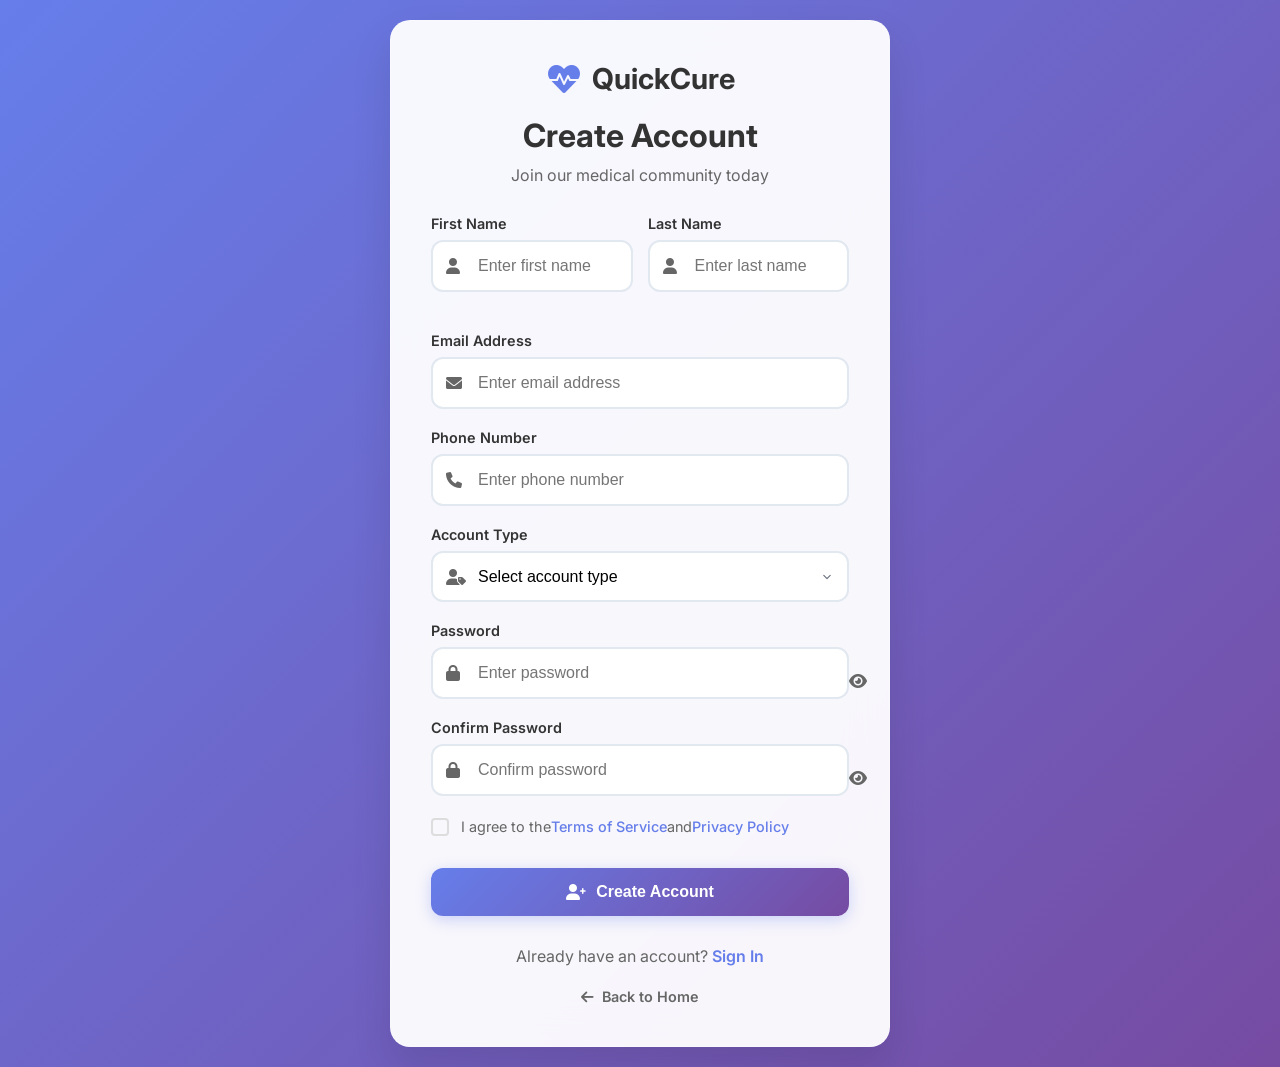
<file: signup.html>
<!DOCTYPE html>
<html lang="en">
<head>
    <meta charset="UTF-8">
    <meta name="viewport" content="width=device-width, initial-scale=1.0">
    <title>Sign Up - QuickCure</title>
    <link rel="stylesheet" href="signup.css">
    <link rel="stylesheet" href="https://cdnjs.cloudflare.com/ajax/libs/font-awesome/6.0.0/css/all.min.css">
</head>
<body>
    <div class="signup-container">
        <div class="signup-card">
            <!-- Header -->
            <div class="signup-header">
                <div class="logo">
                    <i class="fas fa-heartbeat"></i>
                    <h1>QuickCure</h1>
                </div>
                <h2>Create Account</h2>
                <p>Join our medical community today</p>
            </div>

            <!-- Sign Up Form -->
            <form id="signupForm" class="signup-form">
                <!-- Basic Information -->
                <div class="form-row">
                    <div class="form-group">
                        <label for="firstName">First Name</label>
                        <div class="input-wrapper">
                            <i class="fas fa-user"></i>
                            <input type="text" id="firstName" name="firstName" placeholder="Enter first name" required autocomplete="given-name">
                        </div>
                    </div>
                    <div class="form-group">
                        <label for="lastName">Last Name</label>
                        <div class="input-wrapper">
                            <i class="fas fa-user"></i>
                            <input type="text" id="lastName" name="lastName" placeholder="Enter last name" required autocomplete="family-name">
                        </div>
                    </div>
                </div>

                <!-- Contact Information -->
                <div class="form-group">
                    <label for="email">Email Address</label>
                    <div class="input-wrapper">
                        <i class="fas fa-envelope"></i>
                        <input type="email" id="email" name="email" placeholder="Enter email address" required autocomplete="email">
                    </div>
                </div>

                <div class="form-group">
                    <label for="phone">Phone Number</label>
                    <div class="input-wrapper">
                        <i class="fas fa-phone"></i>
                        <input type="tel" id="phone" name="phone" placeholder="Enter phone number" required autocomplete="tel">
                    </div>
                </div>

                <!-- Account Type -->
                <div class="form-group">
                    <label for="userType">Account Type</label>
                    <div class="input-wrapper">
                        <i class="fas fa-user-tag"></i>
                        <select id="userType" name="userType" required>
                            <option value="">Select account type</option>
                            <option value="patient">Patient</option>
                            <option value="doctor">Doctor</option>
                            <option value="admin">Administrator</option>
                        </select>
                    </div>
                </div>

                <!-- Doctor-specific Fields (Initially Hidden) -->
                <div class="doctor-fields" style="display:none;">
                    <div class="form-group">
                        <label for="specialization">Medical Specialization(s) <span style="color: #e53e3e;">*</span></label>
                        <div class="input-wrapper">
                            <i class="fas fa-stethoscope"></i>
                            <input type="text" id="specialization" name="specialization" placeholder="e.g., Cardiology, Dermatology, ENT" autocomplete="off">
                        </div>
                    </div>
                    
                    <div class="form-row">
                        <div class="form-group">
                            <label for="experience">Years of Experience <span style="color: #e53e3e;">*</span></label>
                            <div class="input-wrapper">
                                <i class="fas fa-calendar-alt"></i>
                                <input type="number" id="experience" name="experience" min="0" max="50" placeholder="e.g., 5" autocomplete="off">
                            </div>
                        </div>
                        <div class="form-group">
                            <label for="license">Medical License Number <span style="color: #e53e3e;">*</span></label>
                            <div class="input-wrapper">
                                <i class="fas fa-certificate"></i>
                                <input type="text" id="license" name="license" placeholder="Enter license number" autocomplete="off">
                            </div>
                        </div>
                    </div>
                </div>

                <!-- Password Fields -->
                <div class="form-group">
                    <label for="password">Password</label>
                    <div class="input-wrapper">
                        <i class="fas fa-lock"></i>
                        <input type="password" id="password" name="password" placeholder="Enter password" required autocomplete="new-password">
                        <button type="button" class="toggle-password" id="togglePassword">
                            <i class="fas fa-eye"></i>
                        </button>
                    </div>
                </div>

                <div class="form-group">
                    <label for="confirmPassword">Confirm Password</label>
                    <div class="input-wrapper">
                        <i class="fas fa-lock"></i>
                        <input type="password" id="confirmPassword" name="confirmPassword" placeholder="Confirm password" required autocomplete="new-password">
                        <button type="button" class="toggle-password" id="toggleConfirmPassword">
                            <i class="fas fa-eye"></i>
                        </button>
                    </div>
                </div>

                <!-- Terms and Conditions -->
                <div class="form-options">
                    <label class="terms-checkbox">
                        <input type="checkbox" id="terms" required>
                        <span class="checkmark"></span>
                        I agree to the <a href="#" class="terms-link">Terms of Service</a> and <a href="#" class="privacy-link">Privacy Policy</a>
                    </label>
                </div>

                <!-- Submit Button -->
                <button type="submit" class="signup-btn">
                    <i class="fas fa-user-plus"></i>
                    Create Account
                </button>
            </form>

            <!-- Footer -->
            <div class="signup-footer">
                <p>Already have an account? <a href="signin.html">Sign In</a></p>
                <div class="back-home">
                    <a href="index.html">
                        <i class="fas fa-arrow-left"></i>
                        Back to Home
                    </a>
                </div>
            </div>
        </div>
    </div>

    <script src="signup.js"></script>
</body>
</html>
</file>
<file: index.css>
@import url('https://fonts.googleapis.com/css2?family=Inter:wght@300;400;500;600;700&display=swap');

* {
    margin: 0;
    padding: 0;
    box-sizing: border-box;
}

body {
    font-family: 'Inter', sans-serif;
    background: linear-gradient(135deg, #667EEA 0%, #764BA2 100%);
    color: #333;
    line-height: 1.6;
    font-size: 16px;
}

.container {
    max-width: 1200px;
    margin: 0 auto;
    padding: 0 20px;
}

/* Header */
.header {
    position: fixed;
    top: 0;
    width: 100%;
    background: rgba(255, 255, 255, 0.95);
    backdrop-filter: blur(10px);
    box-shadow: 0 2px 20px rgba(0, 0, 0, 0.1);
    z-index: 1000;
}

.header .container {
    display: flex;
    justify-content: space-between;
    align-items: center;
    padding: 15px 20px;
}

.logo {
    display: flex;
    align-items: center;
    gap: 10px;
}

.logo-img {
    width: 40px;
    height: 40px;
    border-radius: 6px;
}

.logo h1 {
    font-size: 1.5rem;
    font-weight: 700;
    color: #333;
}

.nav {
    display: flex;
    align-items: center;
    gap: 30px;
}

.nav-links {
    display: flex;
    list-style: none;
    gap: 25px;
}

.nav-links a {
    color: #333;
    text-decoration: none;
    font-weight: 500;
    transition: color 0.3s ease;
}

.nav-links a:hover {
    color: #667EEA;
}

.auth-buttons {
    display: flex;
    gap: 15px;
    align-items: center;
}

.btn {
    padding: 10px 20px;
    border-radius: 25px;
    text-decoration: none;
    font-weight: 600;
    transition: all 0.3s ease;
    display: inline-flex;
    align-items: center;
    gap: 8px;
    cursor: pointer;
    border: none;
}

.sign-in {
    color: #333;
    background: transparent;
    border: 2px solid #667EEA;
}

.sign-in:hover {
    background: #667EEA;
    color: white;
}

.admin-login {
    background: #764BA2;
    color: white;
}

.admin-login:hover {
    background: #5a3580;
    transform: translateY(-2px);
}

.menu-toggle {
    display: none;
    flex-direction: column;
    background: none;
    border: none;
    cursor: pointer;
    padding: 5px;
}

.hamburger-line {
    width: 25px;
    height: 3px;
    background-color: #333;
    margin: 3px 0;
    transition: all 0.3s ease;
    display: block;
}

.menu-toggle.active .hamburger-line:nth-child(1) {
    transform: rotate(45deg) translate(5px, 5px);
}

.menu-toggle.active .hamburger-line:nth-child(2) {
    opacity: 0;
}

.menu-toggle.active .hamburger-line:nth-child(3) {
    transform: rotate(-45deg) translate(7px, -6px);
}

.mobile-menu {
    display: none;
    flex-direction: column;
    background: rgba(255, 255, 255, 0.98);
    padding: 20px;
    gap: 15px;
    position: absolute;
    top: 100%;
    left: 0;
    right: 0;
    box-shadow: 0 4px 6px rgba(0, 0, 0, 0.1);
}

.mobile-menu.show {
    display: flex;
}

.mobile-menu a {
    color: #333;
    text-decoration: none;
    padding: 10px 0;
    border-bottom: 1px solid #eee;
    font-weight: 500;
}

.mobile-menu a:hover {
    color: #667EEA;
}

/* Main Content */
.main-content {
    margin-top: 80px;
}

.hero {
    position: relative;
    padding: 80px 0 120px;
    background: rgba(255, 255, 255, 0.1);
    min-height: 100vh;
    overflow: hidden;
}

.hero-content {
    position: relative;
    z-index: 10;
    display: grid;
    grid-template-columns: 1fr;
    gap: 40px;
    align-items: flex-start;
    text-align: center;
}

.hero-text {
    color: white;
    position: relative;
    z-index: 15;
    background: rgba(0, 0, 0, 0.4);
    padding: 40px;
    border-radius: 20px;
    backdrop-filter: blur(10px);
}

.hero-text h1 {
    font-size: 4rem;
    font-weight: 700;
    margin-bottom: 20px;
    line-height: 1.2;
    text-shadow: 2px 2px 4px rgba(0, 0, 0, 0.3);
}

.highlight {
    color: #FFD700;
    text-shadow: 2px 2px 4px rgba(0, 0, 0, 0.5);
}

.hero-text p {
    font-size: 1.4rem;
    margin-bottom: 30px;
    opacity: 0.95;
    text-shadow: 1px 1px 2px rgba(0, 0, 0, 0.3);
}

.hero-buttons {
    display: flex;
    gap: 20px;
    flex-wrap: wrap;
    justify-content: center;
}

.btn-primary {
    background: #FFD700;
    color: #333;
    padding: 15px 30px;
    border-radius: 50px;
    font-weight: 700;
}

.btn-primary:hover {
    background: #FFC107;
    transform: translateY(-3px);
    box-shadow: 0 10px 25px rgba(255, 215, 0, 0.3);
}

.btn-secondary {
    background: transparent;
    color: white;
    padding: 15px 30px;
    border: 2px solid white;
    border-radius: 50px;
}

.btn-secondary:hover {
    background: white;
    color: #333;
}

.main-image {
    position: absolute;
    top: 0;
    left: 0;
    width: 100%;
    height: 100%;
    object-fit: cover;
    border-radius: 0;
    box-shadow: none;
    z-index: 1;
    opacity: 0.3;
}

/* Features */
.features {
    padding: 80px 0;
    background: rgba(255, 255, 255, 0.95);
    color: #333;
}

.section-header {
    text-align: center;
    margin-bottom: 60px;
}

.section-header h2 {
    font-size: 2.5rem;
    font-weight: 700;
    margin-bottom: 15px;
}

.section-header p {
    font-size: 1.2rem;
    color: #666;
}

.features-grid {
    display: grid;
    grid-template-columns: repeat(auto-fit, minmax(300px, 1fr));
    gap: 30px;
    margin-bottom: 50px;
}

.feature-card {
    background: white;
    padding: 40px 30px;
    border-radius: 20px;
    text-align: center;
    box-shadow: 0 10px 30px rgba(0, 0, 0, 0.1);
    transition: transform 0.3s ease, box-shadow 0.3s ease;
}

.feature-card:hover {
    transform: translateY(-10px);
    box-shadow: 0 20px 40px rgba(0, 0, 0, 0.15);
}

.card-icon {
    font-size: 3rem;
    color: #667EEA;
    margin-bottom: 20px;
}

.feature-card h3 {
    font-size: 1.5rem;
    margin-bottom: 15px;
    color: #333;
}

.feature-card p {
    color: #666;
    margin-bottom: 25px;
    line-height: 1.6;
}

.btn-block {
    width: 100%;
    justify-content: center;
    padding: 15px;
    background: #667EEA;
    color: white;
    border-radius: 10px;
}

.btn-block:hover {
    background: #5a67d8;
}

.services-grid {
    display: grid;
    grid-template-columns: repeat(auto-fit, minmax(200px, 1fr));
    gap: 20px;
    margin-top: 40px;
}

.service-item {
    text-align: center;
    padding: 20px;
}

.service-item i {
    font-size: 2rem;
    color: #667EEA;
    margin-bottom: 10px;
}

.service-item h4 {
    margin-bottom: 10px;
    color: #333;
}

.service-item p {
    color: #666;
    font-size: 0.9rem;
}

/* About & Contact */
.about, .contact {
    padding: 60px 0;
    text-align: center;
    color: white;
}

.about h2, .contact h2 {
    font-size: 2.5rem;
    margin-bottom: 20px;
}

.about p {
    font-size: 1.2rem;
    opacity: 0.9;
    max-width: 700px;
    margin: 0 auto;
}

.contact-info {
    display: flex;
    justify-content: center;
    gap: 40px;
    margin-top: 30px;
    flex-wrap: wrap;
}

.contact-item {
    display: flex;
    align-items: center;
    gap: 10px;
}

.contact-item i {
    font-size: 1.2rem;
}

/* Footer */
.footer {
    background: rgba(0, 0, 0, 0.2);
    padding: 30px 0;
    text-align: center;
    color: white;
}

/* Mobile Responsiveness */
@media (max-width: 768px) {
    .nav-links, .auth-buttons {
        display: none;
    }

    .menu-toggle {
        display: flex;
    }

    .hero {
        padding: 60px 0 80px;
        min-height: 80vh;
    }

    .hero-text {
        padding: 30px 20px;
    }

    .hero-text h1 {
        font-size: 2.8rem;
    }

    .hero-buttons {
        justify-content: center;
        flex-direction: column;
        align-items: center;
    }

    .features-grid {
        grid-template-columns: 1fr;
    }

    .contact-info {
        flex-direction: column;
        gap: 15px;
    }

    .services-grid {
        grid-template-columns: 1fr;
    }
}

@media (max-width: 480px) {
    .container {
        padding: 0 15px;
    }

    .hero {
        padding: 40px 0 60px;
        min-height: 70vh;
    }

    .hero-text {
        padding: 25px 15px;
    }

    .hero-text h1 {
        font-size: 2.2rem;
    }

    .hero-text p {
        font-size: 1.1rem;
    }

    .features {
        padding: 50px 0;
    }

    .feature-card {
        padding: 30px 20px;
    }

    .section-header h2 {
        font-size: 2rem;
    }

    .btn {
        padding: 12px 20px;
        font-size: 0.9rem;
    }
}
</file>
<file: admin-doctor.css>
/* Import fonts and base styles */
@import url('https://fonts.googleapis.com/css2?family=Inter:wght@300;400;500;600;700&display=swap');

* {
    margin: 0;
    padding: 0;
    box-sizing: border-box;
}

body {
    font-family: 'Inter', -apple-system, BlinkMacSystemFont, sans-serif;
    background: linear-gradient(135deg, #667eea 0%, #764ba2 100%);
    min-height: 100vh;
    color: #2d3748;
    line-height: 1.6;
}

/* Header Styles */
.admin-header {
    background: rgba(255, 255, 255, 0.95);
    backdrop-filter: blur(20px);
    border-bottom: 1px solid rgba(255, 255, 255, 0.2);
    position: sticky;
    top: 0;
    z-index: 1000;
    box-shadow: 0 4px 20px rgba(0, 0, 0, 0.1);
}

.header-content {
    max-width: 1200px;
    margin: 0 auto;
    display: flex;
    justify-content: space-between;
    align-items: center;
    padding: 1rem 2rem;
}

.logo-section {
    display: flex;
    align-items: center;
    gap: 0.75rem;
}

.logo-icon {
    font-size: 2rem;
    color: #667eea;
    animation: pulse 2s infinite;
}

@keyframes pulse {
    0%, 100% { transform: scale(1); }
    50% { transform: scale(1.05); }
}

.logo-section h1 {
    font-size: 1.75rem;
    font-weight: 700;
    background: linear-gradient(135deg, #667eea, #764ba2);
    -webkit-background-clip: text;
    -webkit-text-fill-color: transparent;
    background-clip: text;
}

.header-nav {
    display: flex;
    align-items: center;
    gap: 1rem;
}

.nav-link {
    color: #4a5568;
    text-decoration: none;
    padding: 0.5rem 1rem;
    border-radius: 8px;
    transition: all 0.3s ease;
    display: flex;
    align-items: center;
    gap: 0.5rem;
}

.nav-link:hover {
    background: rgba(102, 126, 234, 0.1);
    color: #667eea;
}

.logout-btn {
    display: flex;
    align-items: center;
    gap: 0.5rem;
    background: linear-gradient(135deg, #ff6b6b, #ee5a52);
    color: white;
    border: none;
    padding: 0.75rem 1.5rem;
    border-radius: 50px;
    font-weight: 600;
    cursor: pointer;
    transition: all 0.3s ease;
    box-shadow: 0 4px 15px rgba(238, 90, 82, 0.3);
}

.logout-btn:hover {
    transform: translateY(-2px);
    box-shadow: 0 6px 20px rgba(238, 90, 82, 0.4);
}

/* Main Container */
.container {
    max-width: 1200px;
    margin: 0 auto;
    padding: 2rem;
}

/* Page Header */
.page-header {
    display: flex;
    justify-content: space-between;
    align-items: center;
    margin-bottom: 2rem;
    background: rgba(255, 255, 255, 0.95);
    backdrop-filter: blur(20px);
    border-radius: 20px;
    padding: 2rem;
    box-shadow: 0 8px 32px rgba(0, 0, 0, 0.1);
}

.page-title {
    display: flex;
    align-items: center;
    gap: 1rem;
}

.page-icon {
    font-size: 3rem;
    color: #667eea;
}

.page-title h1 {
    font-size: 2.5rem;
    font-weight: 700;
    color: #2d3748;
    margin-bottom: 0.5rem;
}

.page-title p {
    color: #718096;
    font-size: 1.125rem;
}

.page-stats {
    display: flex;
    gap: 2rem;
}

.quick-stat {
    text-align: center;
}

.stat-number {
    display: block;
    font-size: 2rem;
    font-weight: 700;
    color: #667eea;
}

.stat-label {
    font-size: 0.875rem;
    color: #718096;
    text-transform: uppercase;
    letter-spacing: 0.5px;
}

/* Management Section */
.doctor-management-section {
    background: rgba(255, 255, 255, 0.95);
    backdrop-filter: blur(20px);
    border-radius: 20px;
    padding: 2rem;
    margin-bottom: 2rem;
    box-shadow: 0 8px 32px rgba(0, 0, 0, 0.1);
    border: 1px solid rgba(255, 255, 255, 0.2);
}

.doctor-management-section h2 {
    color: #2d3748;
    margin-bottom: 1.5rem;
    font-size: 1.5rem;
    font-weight: 600;
    display: flex;
    align-items: center;
    gap: 0.5rem;
}

.section-header {
    display: flex;
    justify-content: space-between;
    align-items: center;
    margin-bottom: 1.5rem;
}

.section-actions {
    display: flex;
    gap: 1rem;
}

/* Form Styles */
.doctor-form {
    display: grid;
    grid-template-columns: 1fr 1fr;
    gap: 1.5rem;
    margin-bottom: 2rem;
}

.form-row {
    display: contents;
}

.form-group {
    display: flex;
    flex-direction: column;
    gap: 0.5rem;
}

.form-group.full-width {
    grid-column: 1 / -1;
}

.form-group label {
    font-weight: 600;
    color: #4a5568;
    font-size: 0.875rem;
}

.form-group input,
.form-group select,
.form-group textarea {
    width: 100%;
    padding: 0.75rem;
    border: 2px solid #e2e8f0;
    border-radius: 12px;
    font-size: 1rem;
    transition: all 0.3s ease;
    background: #fff;
}

.form-group input:focus,
.form-group select:focus,
.form-group textarea:focus {
    outline: none;
    border-color: #667eea;
    box-shadow: 0 0 0 3px rgba(102, 126, 234, 0.1);
    transform: translateY(-1px);
}

.form-group textarea {
    resize: vertical;
    min-height: 80px;
}

.form-actions {
    grid-column: 1 / -1;
    display: flex;
    justify-content: flex-end;
    gap: 1rem;
    margin-top: 1rem;
}

/* Button Styles */
.btn {
    padding: 0.75rem 1.5rem;
    font-size: 1rem;
    font-weight: 600;
    border: none;
    border-radius: 12px;
    cursor: pointer;
    transition: all 0.3s ease;
    display: inline-flex;
    align-items: center;
    gap: 0.5rem;
}

.btn.add {
    background: linear-gradient(135deg, #48bb78, #38a169);
    color: white;
    box-shadow: 0 4px 15px rgba(72, 187, 120, 0.3);
}

.btn.add:hover {
    transform: translateY(-2px);
    box-shadow: 0 6px 20px rgba(72, 187, 120, 0.4);
}

.btn.clear {
    background: linear-gradient(135deg, #a0aec0, #718096);
    color: white;
    box-shadow: 0 4px 15px rgba(160, 174, 192, 0.3);
}

.btn.clear:hover {
    transform: translateY(-2px);
    box-shadow: 0 6px 20px rgba(160, 174, 192, 0.4);
}

.btn-edit, .btn-delete {
    padding: 0.5rem 1rem;
    font-size: 0.875rem;
    border-radius: 8px;
}

.btn-edit {
    background: rgba(66, 153, 225, 0.1);
    color: #3182ce;
    border: 1px solid rgba(66, 153, 225, 0.2);
}

.btn-edit:hover {
    background: rgba(66, 153, 225, 0.2);
}

.btn-delete {
    background: rgba(245, 101, 101, 0.1);
    color: #e53e3e;
    border: 1px solid rgba(245, 101, 101, 0.2);
}

.btn-delete:hover {
    background: rgba(245, 101, 101, 0.2);
}

/* Search and Filter */
.search-filter {
    display: flex;
    gap: 1rem;
    flex-wrap: wrap;
}

.search-input, .filter-select {
    padding: 0.75rem;
    border: 2px solid #e2e8f0;
    border-radius: 12px;
    font-size: 0.875rem;
    background: #fff;
    transition: all 0.3s ease;
}

.search-input:focus, .filter-select:focus {
    outline: none;
    border-color: #667eea;
    box-shadow: 0 0 0 3px rgba(102, 126, 234, 0.1);
}

.search-input {
    min-width: 250px;
}

.filter-select {
    min-width: 150px;
}

/* Table Styles */
.table-container {
    overflow-x: auto;
    border-radius: 12px;
    box-shadow: 0 4px 15px rgba(0, 0, 0, 0.1);
}

#doctorManagementTable {
    width: 100%;
    border-collapse: collapse;
    background: #fff;
    border-radius: 12px;
    overflow: hidden;
}

#doctorManagementTable th {
    background: linear-gradient(135deg, #667eea, #764ba2);
    color: white;
    padding: 1rem;
    text-align: left;
    font-weight: 600;
    font-size: 0.875rem;
    text-transform: uppercase;
    letter-spacing: 0.5px;
}

#doctorManagementTable td {
    padding: 1rem;
    border-bottom: 1px solid #e2e8f0;
    vertical-align: middle;
}

#doctorManagementTable tbody tr {
    transition: background-color 0.2s ease;
}

#doctorManagementTable tbody tr:nth-child(even) {
    background-color: #f8fafc;
}

#doctorManagementTable tbody tr:hover {
    background-color: rgba(102, 126, 234, 0.05);
}

/* Action Buttons in Table */
.action-buttons {
    display: flex;
    gap: 0.5rem;
}

/* Status Badges */
.status-badge {
    display: inline-block;
    padding: 0.25rem 0.75rem;
    border-radius: 50px;
    font-size: 0.75rem;
    font-weight: 600;
    text-transform: uppercase;
    letter-spacing: 0.5px;
}

.status-available {
    background: rgba(72, 187, 120, 0.1);
    color: #38a169;
}

.status-busy {
    background: rgba(237, 137, 54, 0.1);
    color: #dd6b20;
}

.status-on_leave {
    background: rgba(102, 126, 234, 0.1);
    color: #667eea;
}

/* Messages */
#messageContainer {
    margin-bottom: 1rem;
}

.message {
    padding: 0.75rem 1rem;
    border-radius: 8px;
    margin-bottom: 1rem;
    font-weight: 500;
    display: flex;
    align-items: center;
    gap: 0.5rem;
}

.message.success {
    background: rgba(72, 187, 120, 0.1);
    color: #38a169;
    border: 1px solid rgba(72, 187, 120, 0.2);
}

.message.error {
    background: rgba(245, 101, 101, 0.1);
    color: #e53e3e;
    border: 1px solid rgba(245, 101, 101, 0.2);
}

/* Error States */
.error {
    border-color: #e53e3e !important;
    box-shadow: 0 0 0 3px rgba(229, 62, 62, 0.1) !important;
}

.error-message {
    color: #e53e3e;
    font-size: 0.75rem;
    margin-top: 0.25rem;
}

/* Empty State */
.empty-state {
    text-align: center;
    padding: 3rem;
    color: #718096;
}

.empty-state i {
    font-size: 3rem;
    margin-bottom: 1rem;
    opacity: 0.5;
}

.empty-state h3 {
    color: #2d3748;
    margin-bottom: 0.5rem;
}

/* Loading State */
.loading {
    opacity: 0.6;
    pointer-events: none;
    position: relative;
}

.loading::after {
    content: '';
    position: absolute;
    top: 50%;
    left: 50%;
    width: 20px;
    height: 20px;
    margin: -10px 0 0 -10px;
    border: 2px solid #667eea;
    border-top: 2px solid transparent;
    border-radius: 50%;
    animation: spin 1s linear infinite;
}

@keyframes spin {
    0% { transform: rotate(0deg); }
    100% { transform: rotate(360deg); }
}

/* Responsive Design */
@media (max-width: 768px) {
    .container {
        padding: 1rem;
    }

    .page-header {
        flex-direction: column;
        gap: 1rem;
        text-align: center;
    }

    .page-stats {
        justify-content: center;
    }

    .doctor-form {
        grid-template-columns: 1fr;
    }

    .form-actions {
        flex-direction: column;
        align-items: stretch;
    }

    .section-header {
        flex-direction: column;
        gap: 1rem;
        align-items: stretch;
    }

    .search-filter {
        justify-content: stretch;
    }

    .search-input, .filter-select {
        flex: 1;
        min-width: unset;
    }

    .action-buttons {
        flex-direction: column;
    }

    .header-content {
        padding: 1rem;
    }

    .header-nav .nav-link {
        display: none;
    }

    .logo-section h1 {
        font-size: 1.5rem;
    }
}

@media (max-width: 480px) {
    .doctor-management-section {
        padding: 1rem;
    }

    .page-header {
        padding: 1.5rem;
    }

    .page-title h1 {
        font-size: 2rem;
    }

    .page-icon {
        font-size: 2rem;
    }

    #doctorManagementTable {
        font-size: 0.875rem;
    }

    #doctorManagementTable th,
    #doctorManagementTable td {
        padding: 0.5rem;
    }
}
</file>
<file: admin-hospital.css>
/* Import fonts and base styles */
@import url('https://fonts.googleapis.com/css2?family=Inter:wght@300;400;500;600;700&display=swap');

* {
    margin: 0;
    padding: 0;
    box-sizing: border-box;
}

body {
    font-family: 'Inter', -apple-system, BlinkMacSystemFont, sans-serif;
    background: linear-gradient(135deg, #667eea 0%, #764ba2 100%);
    min-height: 100vh;
    color: #2d3748;
    line-height: 1.6;
}

/* Header Styles */
.admin-header {
    background: rgba(255, 255, 255, 0.95);
    backdrop-filter: blur(20px);
    border-bottom: 1px solid rgba(255, 255, 255, 0.2);
    position: sticky;
    top: 0;
    z-index: 1000;
    box-shadow: 0 4px 20px rgba(0, 0, 0, 0.1);
}

.header-content {
    max-width: 1200px;
    margin: 0 auto;
    display: flex;
    justify-content: space-between;
    align-items: center;
    padding: 1rem 2rem;
}

.logo-section {
    display: flex;
    align-items: center;
    gap: 0.75rem;
}

.logo-icon {
    font-size: 2rem;
    color: #667eea;
    animation: pulse 2s infinite;
}

@keyframes pulse {
    0%, 100% { transform: scale(1); }
    50% { transform: scale(1.05); }
}

.logo-section h1 {
    font-size: 1.75rem;
    font-weight: 700;
    background: linear-gradient(135deg, #667eea, #764ba2);
    -webkit-background-clip: text;
    -webkit-text-fill-color: transparent;
    background-clip: text;
}

.header-nav {
    display: flex;
    align-items: center;
    gap: 1rem;
}

.nav-link {
    color: #4a5568;
    text-decoration: none;
    padding: 0.5rem 1rem;
    border-radius: 8px;
    transition: all 0.3s ease;
    display: flex;
    align-items: center;
    gap: 0.5rem;
}

.nav-link:hover {
    background: rgba(102, 126, 234, 0.1);
    color: #667eea;
}

.logout-btn {
    display: flex;
    align-items: center;
    gap: 0.5rem;
    background: linear-gradient(135deg, #ff6b6b, #ee5a52);
    color: white;
    border: none;
    padding: 0.75rem 1.5rem;
    border-radius: 50px;
    font-weight: 600;
    cursor: pointer;
    transition: all 0.3s ease;
    box-shadow: 0 4px 15px rgba(238, 90, 82, 0.3);
}

.logout-btn:hover {
    transform: translateY(-2px);
    box-shadow: 0 6px 20px rgba(238, 90, 82, 0.4);
}

/* Main Container */
.container {
    max-width: 1200px;
    margin: 0 auto;
    padding: 2rem;
}

/* Page Header */
.page-header {
    display: flex;
    justify-content: space-between;
    align-items: center;
    margin-bottom: 2rem;
    background: rgba(255, 255, 255, 0.95);
    backdrop-filter: blur(20px);
    border-radius: 20px;
    padding: 2rem;
    box-shadow: 0 8px 32px rgba(0, 0, 0, 0.1);
}

.page-title {
    display: flex;
    align-items: center;
    gap: 1rem;
}

.page-icon {
    font-size: 3rem;
    color: #667eea;
}

.page-title h1 {
    font-size: 2.5rem;
    font-weight: 700;
    color: #2d3748;
    margin-bottom: 0.5rem;
}

.page-title p {
    color: #718096;
    font-size: 1.125rem;
}

.page-stats {
    display: flex;
    gap: 2rem;
}

.quick-stat {
    text-align: center;
}

.stat-number {
    display: block;
    font-size: 2rem;
    font-weight: 700;
    color: #667eea;
}

.stat-label {
    font-size: 0.875rem;
    color: #718096;
    text-transform: uppercase;
    letter-spacing: 0.5px;
}

/* Management Section */
.hospital-management-section {
    background: rgba(255, 255, 255, 0.95);
    backdrop-filter: blur(20px);
    border-radius: 20px;
    padding: 2rem;
    margin-bottom: 2rem;
    box-shadow: 0 8px 32px rgba(0, 0, 0, 0.1);
    border: 1px solid rgba(255, 255, 255, 0.2);
}

.hospital-management-section h2 {
    color: #2d3748;
    margin-bottom: 1.5rem;
    font-size: 1.5rem;
    font-weight: 600;
    display: flex;
    align-items: center;
    gap: 0.5rem;
}

.section-header {
    display: flex;
    justify-content: space-between;
    align-items: center;
    margin-bottom: 1.5rem;
}

.section-actions {
    display: flex;
    gap: 1rem;
}

/* Form Styles */
.hospital-form {
    display: grid;
    grid-template-columns: 1fr 1fr;
    gap: 1.5rem;
    margin-bottom: 2rem;
}

.form-row {
    display: contents;
}

.form-group {
    display: flex;
    flex-direction: column;
    gap: 0.5rem;
}

.form-group.full-width {
    grid-column: 1 / -1;
}

.form-group label {
    font-weight: 600;
    color: #4a5568;
    font-size: 0.875rem;
}

.form-group input,
.form-group select,
.form-group textarea {
    width: 100%;
    padding: 0.75rem;
    border: 2px solid #e2e8f0;
    border-radius: 12px;
    font-size: 1rem;
    transition: all 0.3s ease;
    background: #fff;
}

.form-group input:focus,
.form-group select:focus,
.form-group textarea:focus {
    outline: none;
    border-color: #667eea;
    box-shadow: 0 0 0 3px rgba(102, 126, 234, 0.1);
    transform: translateY(-1px);
}

.form-group textarea {
    resize: vertical;
    min-height: 80px;
}

.form-actions {
    grid-column: 1 / -1;
    display: flex;
    justify-content: flex-end;
    gap: 1rem;
    margin-top: 1rem;
}

/* Button Styles */
.btn {
    padding: 0.75rem 1.5rem;
    font-size: 1rem;
    font-weight: 600;
    border: none;
    border-radius: 12px;
    cursor: pointer;
    transition: all 0.3s ease;
    display: inline-flex;
    align-items: center;
    gap: 0.5rem;
}

.btn.add {
    background: linear-gradient(135deg, #48bb78, #38a169);
    color: white;
    box-shadow: 0 4px 15px rgba(72, 187, 120, 0.3);
}

.btn.add:hover {
    transform: translateY(-2px);
    box-shadow: 0 6px 20px rgba(72, 187, 120, 0.4);
}

.btn.clear {
    background: linear-gradient(135deg, #a0aec0, #718096);
    color: white;
    box-shadow: 0 4px 15px rgba(160, 174, 192, 0.3);
}

.btn.clear:hover {
    transform: translateY(-2px);
    box-shadow: 0 6px 20px rgba(160, 174, 192, 0.4);
}

.btn-edit, .btn-remove {
    padding: 0.5rem 1rem;
    font-size: 0.875rem;
    border-radius: 8px;
}

.btn-edit {
    background: rgba(66, 153, 225, 0.1);
    color: #3182ce;
    border: 1px solid rgba(66, 153, 225, 0.2);
}

.btn-edit:hover {
    background: rgba(66, 153, 225, 0.2);
}

.btn-remove {
    background: rgba(245, 101, 101, 0.1);
    color: #e53e3e;
    border: 1px solid rgba(245, 101, 101, 0.2);
}

.btn-remove:hover {
    background: rgba(245, 101, 101, 0.2);
}

/* Search and Filter */
.search-filter {
    display: flex;
    gap: 1rem;
    flex-wrap: wrap;
}

.search-input, .filter-select {
    padding: 0.75rem;
    border: 2px solid #e2e8f0;
    border-radius: 12px;
    font-size: 0.875rem;
    background: #fff;
    transition: all 0.3s ease;
}

.search-input:focus, .filter-select:focus {
    outline: none;
    border-color: #667eea;
    box-shadow: 0 0 0 3px rgba(102, 126, 234, 0.1);
}

.search-input {
    min-width: 250px;
}

.filter-select {
    min-width: 130px;
}

/* Table Styles */
.table-container {
    overflow-x: auto;
    border-radius: 12px;
    box-shadow: 0 4px 15px rgba(0, 0, 0, 0.1);
}

#hospitalManagementTable {
    width: 100%;
    border-collapse: collapse;
    background: #fff;
    border-radius: 12px;
    overflow: hidden;
}

#hospitalManagementTable th {
    background: linear-gradient(135deg, #667eea, #764ba2);
    color: white;
    padding: 1rem;
    text-align: left;
    font-weight: 600;
    font-size: 0.875rem;
    text-transform: uppercase;
    letter-spacing: 0.5px;
}

#hospitalManagementTable td {
    padding: 1rem;
    border-bottom: 1px solid #e2e8f0;
    vertical-align: middle;
}

#hospitalManagementTable tbody tr {
    transition: background-color 0.2s ease;
}

#hospitalManagementTable tbody tr:nth-child(even) {
    background-color: #f8fafc;
}

#hospitalManagementTable tbody tr:hover {
    background-color: rgba(102, 126, 234, 0.05);
}

/* Action Buttons in Table */
.action-buttons {
    display: flex;
    gap: 0.5rem;
}

/* Status Badges */
.status-badge {
    display: inline-block;
    padding: 0.25rem 0.75rem;
    border-radius: 50px;
    font-size: 0.75rem;
    font-weight: 600;
    text-transform: uppercase;
    letter-spacing: 0.5px;
}

.status-verified {
    background: rgba(72, 187, 120, 0.1);
    color: #38a169;
}

.status-pending {
    background: rgba(237, 137, 54, 0.1);
    color: #dd6b20;
}

/* Messages */
#messageContainer {
    margin-bottom: 1rem;
}

.message {
    padding: 0.75rem 1rem;
    border-radius: 8px;
    margin-bottom: 1rem;
    font-weight: 500;
    display: flex;
    align-items: center;
    gap: 0.5rem;
}

.message.success {
    background: rgba(72, 187, 120, 0.1);
    color: #38a169;
    border: 1px solid rgba(72, 187, 120, 0.2);
}

.message.error {
    background: rgba(245, 101, 101, 0.1);
    color: #e53e3e;
    border: 1px solid rgba(245, 101, 101, 0.2);
}

/* Error States */
.error {
    border-color: #e53e3e !important;
    box-shadow: 0 0 0 3px rgba(229, 62, 62, 0.1) !important;
}

.error-message {
    color: #e53e3e;
    font-size: 0.75rem;
    margin-top: 0.25rem;
}

/* Empty State */
.empty-state {
    text-align: center;
    padding: 3rem;
    color: #718096;
}

.empty-state i {
    font-size: 3rem;
    margin-bottom: 1rem;
    opacity: 0.5;
}

.empty-state h3 {
    color: #2d3748;
    margin-bottom: 0.5rem;
}

/* Loading State */
.loading {
    opacity: 0.6;
    pointer-events: none;
    position: relative;
}

.loading::after {
    content: '';
    position: absolute;
    top: 50%;
    left: 50%;
    width: 20px;
    height: 20px;
    margin: -10px 0 0 -10px;
    border: 2px solid #667eea;
    border-top: 2px solid transparent;
    border-radius: 50%;
    animation: spin 1s linear infinite;
}

@keyframes spin {
    0% { transform: rotate(0deg); }
    100% { transform: rotate(360deg); }
}

/* Responsive Design */
@media (max-width: 768px) {
    .container {
        padding: 1rem;
    }

    .page-header {
        flex-direction: column;
        gap: 1rem;
        text-align: center;
    }

    .page-stats {
        justify-content: center;
        flex-wrap: wrap;
    }

    .hospital-form {
        grid-template-columns: 1fr;
    }

    .form-actions {
        flex-direction: column;
        align-items: stretch;
    }

    .section-header {
        flex-direction: column;
        gap: 1rem;
        align-items: stretch;
    }

    .search-filter {
        justify-content: stretch;
    }

    .search-input, .filter-select {
        flex: 1;
        min-width: unset;
    }

    .action-buttons {
        flex-direction: column;
    }

    .header-content {
        padding: 1rem;
    }

    .header-nav .nav-link {
        display: none;
    }

    .logo-section h1 {
        font-size: 1.5rem;
    }
}

@media (max-width: 480px) {
    .hospital-management-section {
        padding: 1rem;
    }

    .page-header {
        padding: 1.5rem;
    }

    .page-title h1 {
        font-size: 2rem;
    }

    .page-icon {
        font-size: 2rem;
    }

    #hospitalManagementTable {
        font-size: 0.875rem;
    }

    #hospitalManagementTable th,
    #hospitalManagementTable td {
        padding: 0.5rem;
    }
}
</file>
<file: admin.css>
/* Import fonts and base styles */
@import url('https://fonts.googleapis.com/css2?family=Inter:wght@300;400;500;600;700&display=swap');

* {
    margin: 0;
    padding: 0;
    box-sizing: border-box;
}

body {
    font-family: 'Inter', -apple-system, BlinkMacSystemFont, sans-serif;
    background: linear-gradient(135deg, #667eea 0%, #764ba2 100%);
    min-height: 100vh;
    color: #2d3748;
    line-height: 1.6;
}

/* Enhanced Header */
.admin-header {
    background: rgba(255, 255, 255, 0.95);
    backdrop-filter: blur(20px);
    border-bottom: 1px solid rgba(255, 255, 255, 0.2);
    position: sticky;
    top: 0;
    z-index: 1000;
    box-shadow: 0 4px 20px rgba(0, 0, 0, 0.1);
}

.header-content {
    max-width: 1200px;
    margin: 0 auto;
    display: flex;
    justify-content: space-between;
    align-items: center;
    padding: 1rem 2rem;
}

.logo-section {
    display: flex;
    align-items: center;
    gap: 0.75rem;
}

.logo-icon {
    font-size: 2rem;
    color: #667eea;
    animation: pulse 2s infinite;
}

@keyframes pulse {
    0%, 100% { transform: scale(1); }
    50% { transform: scale(1.05); }
}

.logo-section h1 {
    font-size: 1.75rem;
    font-weight: 700;
    background: linear-gradient(135deg, #667eea, #764ba2);
    -webkit-background-clip: text;
    -webkit-text-fill-color: transparent;
    background-clip: text;
}

.logout-btn {
    display: flex;
    align-items: center;
    gap: 0.5rem;
    background: linear-gradient(135deg, #ff6b6b, #ee5a52);
    color: white;
    border: none;
    padding: 0.75rem 1.5rem;
    border-radius: 50px;
    font-weight: 600;
    cursor: pointer;
    transition: all 0.3s ease;
    box-shadow: 0 4px 15px rgba(238, 90, 82, 0.3);
}

.logout-btn:hover {
    transform: translateY(-2px);
    box-shadow: 0 6px 20px rgba(238, 90, 82, 0.4);
}

/* Main Container */
.container {
    max-width: 1200px;
    margin: 0 auto;
    padding: 2rem;
}

/* Welcome Section */
.welcome-section {
    background: rgba(255, 255, 255, 0.95);
    backdrop-filter: blur(20px);
    border-radius: 20px;
    padding: 2rem;
    margin-bottom: 2rem;
    display: flex;
    justify-content: space-between;
    align-items: center;
    box-shadow: 0 8px 32px rgba(0, 0, 0, 0.1);
    border: 1px solid rgba(255, 255, 255, 0.2);
}

.welcome-content h2 {
    font-size: 2.5rem;
    font-weight: 700;
    color: #2d3748;
    margin-bottom: 0.5rem;
}

.tagline {
    font-size: 1.125rem;
    color: #718096;
    font-weight: 400;
}

.welcome-illustration {
    font-size: 4rem;
    color: #667eea;
    opacity: 0.7;
    animation: float 3s ease-in-out infinite;
}

@keyframes float {
    0%, 100% { transform: translateY(0px); }
    50% { transform: translateY(-10px); }
}

/* Enhanced Dashboard Stats */
.dashboard-stats {
    display: grid;
    grid-template-columns: repeat(auto-fit, minmax(280px, 1fr));
    gap: 1.5rem;
    margin-bottom: 3rem;
}

.stat-card {
    background: rgba(255, 255, 255, 0.95);
    backdrop-filter: blur(20px);
    border-radius: 20px;
    padding: 2rem;
    display: flex;
    align-items: center;
    gap: 1.5rem;
    box-shadow: 0 8px 32px rgba(0, 0, 0, 0.1);
    border: 1px solid rgba(255, 255, 255, 0.2);
    transition: all 0.3s ease;
    position: relative;
    overflow: hidden;
}

.stat-card::before {
    content: '';
    position: absolute;
    top: 0;
    left: 0;
    right: 0;
    height: 4px;
    background: linear-gradient(90deg, #667eea, #764ba2);
}

.stat-card:hover {
    transform: translateY(-8px);
    box-shadow: 0 12px 40px rgba(0, 0, 0, 0.15);
}

.stat-icon {
    width: 60px;
    height: 60px;
    border-radius: 15px;
    display: flex;
    align-items: center;
    justify-content: center;
    font-size: 1.5rem;
    color: white;
}

.hospitals-card .stat-icon { background: linear-gradient(135deg, #4facfe, #00f2fe); }
.doctors-card .stat-icon { background: linear-gradient(135deg, #43e97b, #38f9d7); }
.appointments-card .stat-icon { background: linear-gradient(135deg, #fa709a, #fee140); }
.users-card .stat-icon { background: linear-gradient(135deg, #a8edea, #fed6e3); }

.stat-content h3 {
    font-size: 0.875rem;
    font-weight: 600;
    color: #718096;
    text-transform: uppercase;
    letter-spacing: 0.5px;
    margin-bottom: 0.5rem;
}

.stat-number {
    font-size: 2.5rem;
    font-weight: 700;
    color: #2d3748;
    margin-bottom: 0.25rem;
}

.stat-trend {
    font-size: 0.75rem;
    color: #48bb78;
    font-weight: 500;
    display: flex;
    align-items: center;
    gap: 0.25rem;
}

/* Enhanced Management Panels */
.management-panels {
    display: grid;
    grid-template-columns: repeat(auto-fit, minmax(350px, 1fr));
    gap: 2rem;
    margin-bottom: 3rem;
}

.panel {
    background: rgba(255, 255, 255, 0.95);
    backdrop-filter: blur(20px);
    border-radius: 20px;
    padding: 2rem;
    box-shadow: 0 8px 32px rgba(0, 0, 0, 0.1);
    border: 1px solid rgba(255, 255, 255, 0.2);
    transition: all 0.3s ease;
    position: relative;
    overflow: hidden;
}

.panel::before {
    content: '';
    position: absolute;
    top: 0;
    left: 0;
    right: 0;
    height: 4px;
}

.hospital-panel::before { background: linear-gradient(90deg, #4facfe, #00f2fe); }
.doctor-panel::before { background: linear-gradient(90deg, #43e97b, #38f9d7); }
.monitoring-panel::before { background: linear-gradient(90deg, #fa709a, #fee140); }

.panel:hover {
    transform: translateY(-8px);
    box-shadow: 0 12px 40px rgba(0, 0, 0, 0.15);
}

.panel-header {
    display: flex;
    align-items: center;
    gap: 1rem;
    margin-bottom: 1rem;
}

.panel-icon {
    width: 50px;
    height: 50px;
    border-radius: 12px;
    display: flex;
    align-items: center;
    justify-content: center;
    font-size: 1.25rem;
    color: white;
}

.hospital-panel .panel-icon { background: linear-gradient(135deg, #4facfe, #00f2fe); }
.doctor-panel .panel-icon { background: linear-gradient(135deg, #43e97b, #38f9d7); }
.monitoring-panel .panel-icon { background: linear-gradient(135deg, #fa709a, #fee140); }

.panel h3 {
    font-size: 1.25rem;
    font-weight: 600;
    color: #2d3748;
}

.panel p {
    color: #718096;
    margin-bottom: 1.5rem;
    line-height: 1.6;
}

.panel-btn {
    display: inline-flex;
    align-items: center;
    gap: 0.5rem;
    background: linear-gradient(135deg, #667eea, #764ba2);
    color: white;
    text-decoration: none;
    padding: 0.75rem 1.5rem;
    border-radius: 50px;
    font-weight: 600;
    transition: all 0.3s ease;
    box-shadow: 0 4px 15px rgba(102, 126, 234, 0.3);
}

.panel-btn:hover {
    transform: translateY(-2px);
    box-shadow: 0 6px 20px rgba(102, 126, 234, 0.4);
}

/* Enhanced Tables */
.admin-tables {
    display: grid;
    gap: 2rem;
}

.table-container {
    background: rgba(255, 255, 255, 0.95);
    backdrop-filter: blur(20px);
    border-radius: 20px;
    overflow: hidden;
    box-shadow: 0 8px 32px rgba(0, 0, 0, 0.1);
    border: 1px solid rgba(255, 255, 255, 0.2);
}

.table-header {
    display: flex;
    justify-content: space-between;
    align-items: center;
    padding: 1.5rem 2rem;
    border-bottom: 1px solid rgba(0, 0, 0, 0.05);
}

.table-header h2 {
    font-size: 1.25rem;
    font-weight: 600;
    color: #2d3748;
    display: flex;
    align-items: center;
    gap: 0.5rem;
}

.table-header i {
    color: #667eea;
}

.view-all-btn {
    color: #667eea;
    text-decoration: none;
    font-weight: 500;
    padding: 0.5rem 1rem;
    border-radius: 8px;
    transition: all 0.3s ease;
}

.view-all-btn:hover {
    background: rgba(102, 126, 234, 0.1);
}

.table-wrapper {
    overflow-x: auto;
}

table {
    width: 100%;
    border-collapse: collapse;
}

table th {
    background: #f8fafc;
    color: #4a5568;
    font-weight: 600;
    font-size: 0.875rem;
    text-transform: uppercase;
    letter-spacing: 0.5px;
    padding: 1rem 2rem;
    text-align: left;
    border-bottom: 1px solid #e2e8f0;
}

table td {
    padding: 1rem 2rem;
    border-bottom: 1px solid #f1f5f9;
    color: #2d3748;
}

table tbody tr {
    transition: background-color 0.2s ease;
}

table tbody tr:hover {
    background: rgba(102, 126, 234, 0.05);
}

/* Responsive Design */
@media (max-width: 768px) {
    .container {
        padding: 1rem;
    }

    .welcome-section {
        flex-direction: column;
        text-align: center;
        gap: 1rem;
    }

    .welcome-content h2 {
        font-size: 2rem;
    }

    .dashboard-stats {
        grid-template-columns: 1fr;
    }

    .management-panels {
        grid-template-columns: 1fr;
    }

    .header-content {
        padding: 1rem;
    }

    .logo-section h1 {
        font-size: 1.5rem;
    }

    .stat-card {
        flex-direction: column;
        text-align: center;
    }

    table th,
    table td {
        padding: 0.75rem 1rem;
    }
}

/* Loading Animation */
.loading {
    opacity: 0.6;
    pointer-events: none;
    position: relative;
}

.loading::after {
    content: '';
    position: absolute;
    top: 50%;
    left: 50%;
    width: 20px;
    height: 20px;
    margin: -10px 0 0 -10px;
    border: 2px solid #667eea;
    border-top: 2px solid transparent;
    border-radius: 50%;
    animation: spin 1s linear infinite;
}

@keyframes spin {
    0% { transform: rotate(0deg); }
    100% { transform: rotate(360deg); }
}

/* Status Badges */
.status-verified {
    background: linear-gradient(135deg, #48bb78, #38a169);
    color: white;
    padding: 0.25rem 0.75rem;
    border-radius: 50px;
    font-size: 0.75rem;
    font-weight: 600;
}

.status-pending {
    background: linear-gradient(135deg, #ed8936, #dd6b20);
    color: white;
    padding: 0.25rem 0.75rem;
    border-radius: 50px;
    font-size: 0.75rem;
    font-weight: 600;
}

.status-available {
    background: linear-gradient(135deg, #48bb78, #38a169);
    color: white;
    padding: 0.25rem 0.75rem;
    border-radius: 50px;
    font-size: 0.75rem;
    font-weight: 600;
}

.status-busy {
    background: linear-gradient(135deg, #f56565, #e53e3e);
    color: white;
    padding: 0.25rem 0.75rem;
    border-radius: 50px;
    font-size: 0.75rem;
    font-weight: 600;
}

.status-on-leave {
    background: linear-gradient(135deg, #805ad5, #663399);
    color: white;
    padding: 0.25rem 0.75rem;
    border-radius: 50px;
    font-size: 0.75rem;
    font-weight: 600;
}
</file>
<file: doctor-profile.css>
@import url('https://fonts.googleapis.com/css2?family=Inter:wght@300;400;500;600;700&display=swap');

* {
    margin: 0;
    padding: 0;
    box-sizing: border-box;
}

body {
    font-family: 'Inter', sans-serif;
    background: linear-gradient(135deg, #667EEA 0%, #764BA2 100%);
    color: #333;
    line-height: 1.6;
    min-height: 100vh;
}

.container {
    max-width: 1400px;
    margin: 0 auto;
    padding: 0 20px;
}

/* Header */
.header {
    background: rgba(255, 255, 255, 0.95);
    backdrop-filter: blur(10px);
    position: fixed;
    top: 0;
    width: 100%;
    z-index: 1000;
    box-shadow: 0 2px 20px rgba(0, 0, 0, 0.1);
}

.header .container {
    display: flex;
    justify-content: space-between;
    align-items: center;
    padding: 15px 20px;
}

.logo {
    display: flex;
    align-items: center;
    gap: 10px;
}

.logo-img {
    width: 40px;
    height: 40px;
    border-radius: 6px;
    display: flex;
    align-items: center;
    justify-content: center;
    background: transparent;
    color: white;
    font-size: 1.2rem;
}

.logo h1 {
    font-size: 1.5rem;
    font-weight: 700;
    color: #333;
    white-space: nowrap;
}

.nav {
    display: flex;
    align-items: center;
    gap: 30px;
}

.nav a {
    color: #333;
    text-decoration: none;
    font-weight: 500;
    transition: color 0.3s ease;
    white-space: nowrap;
}

.nav a:hover {
    color: #667EEA;
}

.logout-btn {
    background: #ff6b6b !important;
    color: white !important;
    padding: 10px 20px;
    border-radius: 25px;
    display: flex;
    align-items: center;
    gap: 8px;
    transition: all 0.3s ease;
    text-decoration: none;
    white-space: nowrap;
}

.logout-btn:hover {
    background: #ff5252 !important;
    transform: translateY(-2px);
}

.mobile-menu-btn {
    display: none;
    background: none;
    border: none;
    font-size: 1.5rem;
    color: #333;
    cursor: pointer;
    padding: 8px;
}

.mobile-menu {
    display: none;
    flex-direction: column;
    background: rgba(255, 255, 255, 0.98);
    padding: 20px;
    gap: 15px;
    position: absolute;
    top: 100%;
    left: 0;
    width: 100%;
    box-shadow: 0 4px 20px rgba(0, 0, 0, 0.1);
}

.mobile-menu a {
    color: #333;
    text-decoration: none;
    padding: 12px 0;
    border-bottom: 1px solid #eee;
    display: flex;
    align-items: center;
    gap: 8px;
}

/* Profile */
.doctor-profile {
    margin-top: 80px;
    padding: 40px 0;
}

.profile-header {
    text-align: center;
    color: white;
    margin-bottom: 40px;
}

.profile-header h1 {
    font-size: 2.5rem;
    font-weight: 700;
    margin-bottom: 10px;
}

.profile-header p {
    font-size: 1.2rem;
    opacity: 0.9;
}

/* Sections */
.profile-details-section,
.availability-section,
.appointments-section,
.earnings-section {
    background: rgba(255, 255, 255, 0.95);
    border-radius: 20px;
    padding: 40px;
    margin-bottom: 40px;
}

.section-header {
    display: flex;
    justify-content: space-between;
    align-items: center;
    margin-bottom: 30px;
    flex-wrap: wrap;
    gap: 20px;
}

.section-header h2 {
    font-size: 2rem;
    font-weight: 700;
    color: #333;
    display: flex;
    align-items: center;
    gap: 10px;
}

/* Profile Details */
.profile-card {
    background: white;
    border-radius: 15px;
    padding: 30px;
    box-shadow: 0 4px 15px rgba(0, 0, 0, 0.1);
    display: flex;
    gap: 30px;
    align-items: flex-start;
}

.profile-avatar {
    background: #667EEA;
    color: white;
    width: 120px;
    height: 120px;
    border-radius: 50%;
    display: flex;
    align-items: center;
    justify-content: center;
    font-size: 3rem;
    flex-shrink: 0;
}

.profile-info {
    flex: 1;
    min-width: 0;
}

.info-row {
    display: flex;
    margin-bottom: 15px;
    align-items: flex-start;
}

.info-row label {
    font-weight: 600;
    color: #666;
    min-width: 120px;
    margin-right: 15px;
    flex-shrink: 0;
}

.info-row span {
    color: #333;
    font-size: 1rem;
    word-wrap: break-word;
    overflow-wrap: break-word;
    flex: 1;
}

/* Availability */
.availability-list {
    display: grid;
    gap: 20px;
}

.availability-item {
    background: white;
    border-radius: 15px;
    padding: 25px;
    box-shadow: 0 4px 15px rgba(0, 0, 0, 0.1);
    display: flex;
    justify-content: space-between;
    align-items: center;
    flex-wrap: wrap;
    gap: 15px;
}

.availability-info {
    flex: 1;
    min-width: 200px;
}

.availability-info h3 {
    color: #333;
    margin-bottom: 5px;
    font-size: 1.2rem;
}

.availability-details {
    color: #666;
    display: flex;
    gap: 20px;
    flex-wrap: wrap;
}

.availability-details span {
    display: flex;
    align-items: center;
    gap: 5px;
    font-size: 0.9rem;
    white-space: nowrap;
}

.availability-actions {
    display: flex;
    gap: 10px;
    flex-shrink: 0;
}

/* Date Filter */
.date-filter {
    display: flex;
    gap: 15px;
    flex-wrap: wrap;
    min-width: 400px;
}

.date-picker {
    padding: 12px 15px;
    border: 2px solid #e2e8f0;
    border-radius: 8px;
    font-size: 1rem;
    outline: none;
    transition: border-color 0.3s ease;
    background: white;
    min-width: 180px;
}

.date-picker:focus {
    border-color: #667EEA;
}

/* Table */
.table-container {
    overflow-x: auto;
    border-radius: 15px;
    box-shadow: 0 4px 15px rgba(0, 0, 0, 0.1);
    -webkit-overflow-scrolling: touch;
}

table {
    width: 100%;
    border-collapse: collapse;
    background: white;
    border-radius: 15px;
    overflow: hidden;
    min-width: 700px;
}

thead {
    background: #667EEA;
    color: white;
}

thead th {
    padding: 20px 15px;
    text-align: left;
    font-weight: 600;
    font-size: 0.9rem;
    text-transform: uppercase;
    letter-spacing: 0.5px;
    white-space: nowrap;
}

tbody td {
    padding: 15px;
    border-bottom: 1px solid #e2e8f0;
    word-wrap: break-word;
    max-width: 200px;
    overflow: hidden;
    text-overflow: ellipsis;
}

tbody tr:hover {
    background: rgba(102, 126, 234, 0.05);
}

.status-badge {
    padding: 6px 12px;
    border-radius: 20px;
    font-size: 0.85rem;
    font-weight: 600;
    text-transform: uppercase;
    white-space: nowrap;
}

.status-confirmed {
    background: #dcfce7;
    color: #166534;
}

.status-pending {
    background: #fef3c7;
    color: #92400e;
}

.status-completed {
    background: #dbeafe;
    color: #1e40af;
}

.status-cancelled {
    background: #fee2e2;
    color: #dc2626;
}

/* Earnings */
.earnings-stats {
    display: grid;
    grid-template-columns: repeat(auto-fit, minmax(300px, 1fr));
    gap: 25px;
}

.earnings-card {
    background: white;
    padding: 30px;
    border-radius: 15px;
    box-shadow: 0 4px 15px rgba(0, 0, 0, 0.1);
    display: flex;
    justify-content: space-between;
    align-items: center;
}

.earnings-card.today {
    border-left: 4px solid #48BB78;
}

.earnings-card.weekly {
    border-left: 4px solid #667EEA;
}

.earnings-info {
    display: flex;
    flex-direction: column;
}

.earnings-info .label {
    color: #666;
    font-size: 0.9rem;
    font-weight: 500;
    text-transform: uppercase;
    letter-spacing: 0.5px;
}

.earnings-info .amount {
    color: #333;
    font-size: 2rem;
    font-weight: 700;
    margin-top: 5px;
}

.consultations {
    display: flex;
    align-items: center;
    gap: 8px;
    color: #666;
    font-size: 1.1rem;
}

.consultations i {
    color: #48BB78;
}

/* Button Styles */
.btn {
    padding: 12px 24px;
    border: none;
    border-radius: 25px;
    font-weight: 600;
    cursor: pointer;
    transition: all 0.3s ease;
    display: inline-flex;
    align-items: center;
    gap: 8px;
    text-decoration: none;
    white-space: nowrap;
}

.btn-primary {
    background: #48BB78;
    color: white;
}

.btn-primary:hover {
    background: #38a169;
    transform: translateY(-2px);
}

.btn-secondary {
    background: #e2e8f0;
    color: #333;
}

.btn-secondary:hover {
    background: #cbd5e0;
}

.btn-danger {
    background: #ff6b6b;
    color: white;
}

.btn-danger:hover {
    background: #ff5252;
}

.btn-small {
    padding: 10px 16px;
    font-size: 0.9rem;
}

/* Modal */
.modal {
    display: none;
    position: fixed;
    top: 0;
    left: 0;
    width: 100%;
    height: 100%;
    background: rgba(0, 0, 0, 0.5);
    z-index: 2000;
}

.modal.show {
    display: flex;
    align-items: center;
    justify-content: center;
}

.modal-content {
    background: white;
    width: 90%;
    max-width: 700px;
    max-height: 90vh;
    overflow-y: auto;
    border-radius: 15px;
    box-shadow: 0 20px 40px rgba(0, 0, 0, 0.2);
}

.modal-header {
    background: #667EEA;
    color: white;
    padding: 20px 25px;
    display: flex;
    justify-content: space-between;
    align-items: center;
}

.modal-header h3 {
    font-size: 1.3rem;
    font-weight: 600;
}

.close-btn {
    background: none;
    border: none;
    color: white;
    font-size: 1.5rem;
    cursor: pointer;
    padding: 5px;
}

.modal-body {
    padding: 30px;
}

.form-group {
    margin-bottom: 20px;
}

.form-row {
    display: grid;
    grid-template-columns: 1fr 1fr;
    gap: 20px;
}

.form-group label {
    display: block;
    margin-bottom: 8px;
    font-weight: 600;
    color: #333;
}

.form-group input,
.form-group select,
.form-group textarea {
    width: 100%;
    padding: 12px 15px;
    border: 2px solid #e2e8f0;
    border-radius: 8px;
    font-size: 1rem;
    transition: border-color 0.3s ease;
    font-family: inherit;
}

.form-group input:focus,
.form-group select:focus,
.form-group textarea:focus {
    outline: none;
    border-color: #667EEA;
}

.form-group textarea {
    resize: vertical;
    min-height: 80px;
}

.modal-actions {
    display: flex;
    gap: 15px;
    justify-content: flex-end;
    margin-top: 30px;
}

/* Notification */
.notification {
    position: fixed;
    top: 100px;
    right: 20px;
    background: white;
    padding: 15px 20px;
    border-radius: 8px;
    box-shadow: 0 4px 15px rgba(0, 0, 0, 0.1);
    z-index: 3000;
    transform: translateX(100%);
    transition: transform 0.3s ease;
    opacity: 0;
    visibility: hidden;
    max-width: 300px;
    word-wrap: break-word;
}

.notification.show {
    transform: translateX(0);
    opacity: 1;
    visibility: visible;
}

.notification.success {
    border-left: 4px solid #48BB78;
}

.notification.error {
    border-left: 4px solid #ff6b6b;
}


/* Mobile Responsiveness */
@media (max-width: 1024px) {
    .container {
        max-width: 100%;
        padding: 0 15px;
    }
    
    .date-filter {
        min-width: 300px;
    }
    
    .earnings-stats {
        grid-template-columns: 1fr;
    }
}

@media (max-width: 768px) {
    .nav {
        display: none;
    }

    .mobile-menu-btn {
        display: block;
    }

    .mobile-menu.show {
        display: flex;
    }

    .section-header {
        flex-direction: column;
        align-items: stretch;
    }

    .date-filter {
        justify-content: stretch;
        min-width: unset;
        flex-direction: column;
    }

    .date-filter input,
    .date-filter select {
        flex: 1;
        min-width: unset;
    }

    .profile-card {
        flex-direction: column;
        text-align: center;
        gap: 20px;
    }

    .profile-avatar {
        align-self: center;
    }

    .info-row {
        flex-direction: column;
        text-align: center;
        gap: 5px;
    }

    .info-row label {
        min-width: unset;
        margin-right: 0;
        margin-bottom: 5px;
    }

    .availability-item {
        flex-direction: column;
        gap: 15px;
        align-items: stretch;
    }

    .availability-info {
        min-width: unset;
        text-align: center;
    }

    .availability-details {
        justify-content: center;
        flex-direction: column;
        gap: 10px;
    }

    .earnings-card {
        flex-direction: column;
        gap: 15px;
        text-align: center;
    }

    .form-row {
        grid-template-columns: 1fr;
    }

    .modal-content {
        width: 95%;
        margin: 20px;
    }

    .profile-header h1 {
        font-size: 2rem;
    }

    .section-header h2 {
        font-size: 1.5rem;
    }

    .hide-mobile {
        display: none;
    }

    table thead th,
    table tbody td {
        padding: 12px 8px;
        font-size: 0.9rem;
        max-width: 120px;
    }

    table {
        min-width: 500px;
    }

    .profile-details-section,
    .availability-section,
    .appointments-section,
    .earnings-section {
        padding: 30px 20px;
    }
}

@media (max-width: 480px) {
    .container {
        padding: 0 10px;
    }

    .profile-header h1 {
        font-size: 1.8rem;
    }

    .section-header h2 {
        font-size: 1.3rem;
    }

    .availability-details {
        flex-direction: column;
        gap: 8px;
    }

    .earnings-info .amount {
        font-size: 1.5rem;
    }

    .profile-details-section,
    .availability-section,
    .appointments-section,
    .earnings-section {
        padding: 20px 15px;
    }

    .modal-body {
        padding: 20px;
    }

    .btn {
        padding: 10px 16px;
        font-size: 0.9rem;
    }

    table {
        min-width: 400px;
    }

    tbody td {
        padding: 10px 6px;
        font-size: 0.85rem;
        max-width: 100px;
    }

    thead th {
        padding: 12px 6px;
        font-size: 0.8rem;
    }
}
</file>
<file: doctor.css>
@import url('https://fonts.googleapis.com/css2?family=Inter:wght@300;400;500;600;700&display=swap');

* {
  margin: 0;
  padding: 0;
  box-sizing: border-box;
}

body {
  font-family: 'Inter', sans-serif;
  background: linear-gradient(135deg, #667EEA 0%, #764BA2 100%);
  color: #333;
  line-height: 1.6;
  min-height: 100vh;
}

.container {
  max-width: 1400px;
  margin: 0 auto;
  padding: 0 20px;
}

/* Header */
.header {
  background: rgba(255, 255, 255, 0.95);
  backdrop-filter: blur(10px);
  position: fixed;
  top: 0;
  width: 100%;
  z-index: 1000;
  box-shadow: 0 2px 20px rgba(0, 0, 0, 0.1);
}

.header .container {
  display: flex;
  justify-content: space-between;
  align-items: center;
  padding: 15px 20px;
}

.logo {
  display: flex;
  align-items: center;
  gap: 10px;
}

.logo-img {
  width: 40px;
  height: 40px;
  border-radius: 6px;
}

.logo h1 {
  font-size: 1.5rem;
  font-weight: 700;
  color: #333;
  white-space: nowrap;
}

.nav {
  display: flex;
  align-items: center;
  gap: 30px;
}

.nav a {
  color: #333;
  text-decoration: none;
  font-weight: 500;
  transition: color 0.3s ease;
  white-space: nowrap;
}

.nav a:hover {
  color: #667EEA;
}

.logout-btn {
  background: #ff6b6b !important;
  color: white !important;
  padding: 10px 20px;
  border-radius: 25px;
  display: flex;
  align-items: center;
  gap: 8px;
  transition: all 0.3s ease;
  text-decoration: none;
  white-space: nowrap;
}

.logout-btn:hover {
  background: #ff5252 !important;
  transform: translateY(-2px);
}

.mobile-menu-btn {
  display: none;
  background: none;
  border: none;
  font-size: 1.5rem;
  color: #333;
  cursor: pointer;
  padding: 8px;
}

.mobile-menu {
  display: none;
  flex-direction: column;
  background: rgba(255, 255, 255, 0.98);
  padding: 20px;
  gap: 15px;
  position: absolute;
  top: 100%;
  left: 0;
  width: 100%;
  box-shadow: 0 4px 20px rgba(0, 0, 0, 0.1);
}

.mobile-menu a {
  color: #333;
  text-decoration: none;
  padding: 12px 0;
  border-bottom: 1px solid #eee;
  display: flex;
  align-items: center;
  gap: 8px;
}

/* Main Dashboard */
.doctor-dashboard {
  margin-top: 80px;
  padding: 20px 0;
}

/* Welcome Section */
.welcome-section {
  padding: 40px 0;
  background: rgba(255, 255, 255, 0.1);
  backdrop-filter: blur(10px);
  margin-bottom: 40px;
  border-radius: 20px;
}

.welcome-header {
  display: flex;
  justify-content: space-between;
  align-items: center;
  margin-bottom: 30px;
  color: white;
}

.welcome-text h1 {
  font-size: 2.5rem;
  font-weight: 700;
  margin-bottom: 10px;
}

.doctor-name {
  color: #48BB78;
}

.welcome-text p {
  font-size: 1.2rem;
  opacity: 0.9;
}

.doctor-avatar i {
  font-size: 4rem;
  color: #48BB78;
}

/* Quick Stats */
.quick-stats {
  display: grid;
  grid-template-columns: repeat(auto-fit, minmax(250px, 1fr));
  gap: 25px;
  max-width: 600px;
  margin: 0 auto;
}

.quick-stat-card {
  background: rgba(255, 255, 255, 0.15);
  backdrop-filter: blur(10px);
  border: 1px solid rgba(255, 255, 255, 0.2);
  padding: 25px;
  border-radius: 15px;
  display: flex;
  align-items: center;
  gap: 20px;
  color: white;
  transition: all 0.3s ease;
}

.quick-stat-card:hover {
  background: rgba(255, 255, 255, 0.2);
  transform: translateY(-3px);
}

.quick-stat-card i {
  font-size: 2.5rem;
  color: #48BB78;
  opacity: 0.9;
}

.stat-info {
  text-align: left;
}

.stat-info h3 {
  font-size: 2.2rem;
  font-weight: 700;
  margin-bottom: 5px;
  color: white;
}

.stat-info p {
  font-size: 0.95rem;
  opacity: 0.8;
  color: white;
}

/* Sections */
.patients-section {
  padding: 40px 0;
  background: rgba(255, 255, 255, 0.95);
  margin-bottom: 40px;
  border-radius: 20px;
}

.section-header {
  display: flex;
  justify-content: space-between;
  align-items: center;
  margin-bottom: 30px;
  flex-wrap: wrap;
  gap: 20px;
}

.section-header h2 {
  font-size: 2rem;
  font-weight: 700;
  color: #333;
  display: flex;
  align-items: center;
  gap: 10px;
}

/* Search Filters */
.search-filters {
  display: flex;
  gap: 15px;
  flex-wrap: wrap;
}

.search-filters input,
.search-filters select {
  padding: 10px 15px;
  border: 2px solid #e2e8f0;
  border-radius: 25px;
  font-size: 1rem;
  outline: none;
  transition: border-color 0.3s ease;
}

.search-filters input:focus,
.search-filters select:focus {
  border-color: #667EEA;
}

#patientSearch {
  min-width: 250px;
}

/* Button Styles */
.btn {
  padding: 12px 24px;
  border: none;
  border-radius: 25px;
  font-weight: 600;
  cursor: pointer;
  transition: all 0.3s ease;
  display: inline-flex;
  align-items: center;
  gap: 8px;
  text-decoration: none;
  white-space: nowrap;
}

.btn-primary {
  background: #48BB78;
  color: white;
}

.btn-primary:hover {
  background: #38a169;
  transform: translateY(-2px);
}

.btn-secondary {
  background: #e2e8f0;
  color: #333;
}

.btn-secondary:hover {
  background: #cbd5e0;
}

.btn-small {
  padding: 8px 16px;
  font-size: 0.9rem;
}

/* Table */
.table-container {
  overflow-x: auto;
  border-radius: 15px;
  box-shadow: 0 4px 15px rgba(0, 0, 0, 0.1);
}

table {
  width: 100%;
  border-collapse: collapse;
  background: white;
  border-radius: 15px;
  overflow: hidden;
}

thead {
  background: #667EEA;
  color: white;
}

thead th {
  padding: 20px 15px;
  text-align: left;
  font-weight: 600;
  font-size: 0.9rem;
  text-transform: uppercase;
  letter-spacing: 0.5px;
}

tbody td {
  padding: 15px;
  border-bottom: 1px solid #e2e8f0;
}

tbody tr:hover {
  background: rgba(102, 126, 234, 0.05);
}

/* Mobile Responsiveness */
@media (max-width: 768px) {
  .nav {
    display: none;
  }

  .mobile-menu-btn {
    display: block;
  }

  .mobile-menu.show {
    display: flex;
  }

  .welcome-header {
    flex-direction: column;
    text-align: center;
    gap: 20px;
  }

  .welcome-text h1 {
    font-size: 2rem;
  }

  .quick-stats {
    grid-template-columns: 1fr;
  }

  .section-header {
    flex-direction: column;
    align-items: stretch;
  }

  .search-filters {
    justify-content: stretch;
  }

  .search-filters input,
  .search-filters select {
    flex: 1;
    min-width: unset;
  }
}

@media (max-width: 480px) {
  .welcome-text h1 {
    font-size: 1.8rem;
  }

  .section-header h2 {
    font-size: 1.3rem;
  }

  table thead th,
  table tbody td {
    padding: 10px 8px;
    font-size: 0.9rem;
  }

  .quick-stat-card {
    flex-direction: column;
    text-align: center;
    gap: 15px;
  }

  .stat-info h3 {
    font-size: 1.8rem;
  }

  .container {
    padding: 0 10px;
  }

  .patients-section {
    padding: 20px 15px;
  }
}
</file>
<file: patient-appointment.css>
@import url('https://fonts.googleapis.com/css2?family=Inter:wght@300;400;500;600;700&display=swap');

* {
    margin: 0;
    padding: 0;
    box-sizing: border-box;
}

body {
    font-family: 'Inter', sans-serif;
    background: linear-gradient(135deg, #667EEA 0%, #764BA2 100%);
    color: #333;
    line-height: 1.6;
    min-height: 100vh;
}

.container {
    max-width: 1200px;
    margin: 0 auto;
    padding: 0 20px;
}

/* Header */
.header {
    background: rgba(255, 255, 255, 0.95);
    backdrop-filter: blur(10px);
    position: fixed;
    top: 0;
    width: 100%;
    z-index: 1000;
    box-shadow: 0 2px 20px rgba(0, 0, 0, 0.1);
}

.header .container {
    display: flex;
    justify-content: space-between;
    align-items: center;
    padding: 15px 20px;
}

.logo {
    display: flex;
    align-items: center;
    gap: 10px;
}

.logo-img {
    width: 40px;
    height: 40px;
    border-radius: 6px;
}

.logo h1 {
    font-size: 1.5rem;
    font-weight: 700;
    color: #333;
}

.nav {
    display: flex;
    align-items: center;
    gap: 30px;
}

.nav a {
    color: #333;
    text-decoration: none;
    font-weight: 500;
    transition: color 0.3s ease;
}

.nav a:hover {
    color: #667EEA;
}

.logout-btn {
    background: #ff6b6b;
    color: white !important;
    padding: 10px 20px;
    border-radius: 25px;
    display: flex;
    align-items: center;
    gap: 8px;
    transition: all 0.3s ease;
}

.logout-btn:hover {
    background: #ff5252;
    transform: translateY(-2px);
}

.mobile-menu-btn {
    display: none;
    background: none;
    border: none;
    font-size: 1.5rem;
    color: #333;
    cursor: pointer;
}

.mobile-menu {
    display: none;
    flex-direction: column;
    background: rgba(255, 255, 255, 0.98);
    padding: 20px;
    gap: 15px;
    position: absolute;
    top: 100%;
    left: 0;
    right: 0;
    box-shadow: 0 4px 6px rgba(0, 0, 0, 0.1); /* Added shadow for mobile menu */
}

.mobile-menu.show {
    display: flex;
}

.mobile-menu a {
    color: #333;
    text-decoration: none;
    padding: 10px 0;
    border-bottom: 1px solid #eee;
}

/* Main Content */
.appointment-main {
    margin-top: 80px;
    padding: 20px 0 40px;
}

/* Page Header */
.page-header {
    background: rgba(255, 255, 255, 0.1);
    backdrop-filter: blur(10px);
    padding: 40px;
    border-radius: 20px;
    margin-bottom: 40px;
    display: flex;
    justify-content: space-between;
    align-items: center;
    flex-wrap: wrap;
    gap: 20px;
}

.header-content h1 {
    font-size: 2.5rem;
    font-weight: 700;
    color: white;
    margin-bottom: 10px;
    display: flex;
    align-items: center;
    gap: 15px;
}

.header-content p {
    font-size: 1.2rem;
    color: rgba(255, 255, 255, 0.9);
}

/* Search Section (Not directly used in this HTML, but kept for consistency if needed) */
.search-section {
    background: rgba(255, 255, 255, 0.95);
    border-radius: 20px;
    padding: 40px;
    margin-bottom: 40px;
    box-shadow: 0 10px 30px rgba(0, 0, 0, 0.1);
}

.search-header {
    text-align: center;
    margin-bottom: 30px;
}

.search-header h2 {
    font-size: 2rem;
    font-weight: 700;
    color: #333;
    margin-bottom: 10px;
    display: flex;
    align-items: center;
    justify-content: center;
    gap: 10px;
}

.search-header p {
    font-size: 1.1rem;
    color: #666;
}

.search-filters {
    display: grid;
    grid-template-columns: 2fr 1fr 1fr;
    gap: 20px;
    align-items: end;
}

.filter-group {
    position: relative;
}

.filter-group input {
    width: 100%;
    padding: 15px 50px 15px 20px;
    border: 2px solid #e2e8f0;
    border-radius: 30px;
    font-size: 1.1rem;
    outline: none;
    transition: all 0.3s ease;
}

.filter-group input:focus {
    border-color: #667EEA;
    box-shadow: 0 0 0 3px rgba(102, 126, 234, 0.1);
}

.search-icon {
    position: absolute;
    right: 20px;
    top: 50%;
    transform: translateY(-50%);
    color: #999;
    font-size: 1.2rem;
}

.search-filters select {
    width: 100%;
    padding: 15px 20px;
    border: 2px solid #e2e8f0;
    border-radius: 30px;
    font-size: 1rem;
    outline: none;
    transition: border-color 0.3s ease;
    background: white;
}

.search-filters select:focus {
    border-color: #667EEA;
    box-shadow: 0 0 0 3px rgba(102, 126, 234, 0.1);
}

/* Doctors Section */
.doctors-section {
    background: rgba(255, 255, 255, 0.95);
    border-radius: 20px;
    padding: 40px;
    box-shadow: 0 10px 30px rgba(0, 0, 0, 0.1);
}

.doctors-grid {
    display: grid;
    grid-template-columns: repeat(auto-fit, minmax(350px, 1fr));
    gap: 25px;
}

.doctor-card {
    background: white;
    padding: 30px;
    border-radius: 15px;
    box-shadow: 0 4px 15px rgba(0, 0, 0, 0.1);
    transition: all 0.3s ease;
    border: 2px solid transparent;
}

.doctor-card:hover {
    transform: translateY(-5px);
    border-color: #667EEA;
    box-shadow: 0 10px 30px rgba(102, 126, 234, 0.2);
}

.doctor-header {
    display: flex;
    align-items: center;
    gap: 20px;
    margin-bottom: 20px;
}

.doctor-avatar {
    width: 70px;
    height: 70px;
    background: linear-gradient(135deg, #667EEA, #764BA2);
    border-radius: 50%;
    display: flex;
    align-items: center;
    justify-content: center;
    color: white;
    font-size: 1.8rem;
    flex-shrink: 0;
}

.doctor-info {
    flex-grow: 1; /* Allow info to take available space */
}

.doctor-info h3 {
    font-size: 1.4rem;
    font-weight: 700;
    color: #333;
    margin-bottom: 5px;
}

.doctor-info .specialty {
    color: #667EEA;
    font-weight: 600;
    font-size: 1rem;
}

.doctor-details {
    margin-bottom: 25px;
}

.doctor-details p {
    margin-bottom: 10px;
    color: #666;
    display: flex;
    align-items: center;
    gap: 10px;
    font-size: 0.95rem;
}

.doctor-details i {
    color: #48BB78;
    width: 16px; /* Fixed width for icons for alignment */
    text-align: center;
}

.doctor-actions {
    display: flex;
    justify-content: space-between;
    align-items: center;
    flex-wrap: wrap; /* Allow wrapping on smaller screens */
    gap: 10px; /* Space between items when wrapped */
}

.doctor-fee {
    font-size: 1.2rem;
    font-weight: 700;
    color: #48BB78;
}

/* No Results */
.no-results {
    text-align: center;
    padding: 80px 20px;
    color: #666;
}

.no-results i {
    font-size: 5rem;
    color: #cbd5e0;
    margin-bottom: 30px;
}

.no-results h3 {
    font-size: 1.8rem;
    margin-bottom: 15px;
}

.no-results p {
    font-size: 1.1rem;
}

/* Button Styles */
.btn {
    padding: 12px 24px;
    border: none;
    border-radius: 25px;
    font-weight: 600;
    cursor: pointer;
    transition: all 0.3s ease;
    display: inline-flex;
    align-items: center;
    gap: 8px;
    text-decoration: none;
    font-size: 1rem;
}

.btn-primary {
    background: #48BB78;
    color: white;
}

.btn-primary:hover {
    background: #38a169;
    transform: translateY(-2px);
}

.btn-secondary {
    background: #e2e8f0;
    color: #333;
}

.btn-secondary:hover {
    background: #cbd5e0;
}

.btn-book {
    background: #667EEA;
    color: white;
    padding: 10px 20px;
}

.btn-book:hover {
    background: #5a67d8;
    transform: translateY(-2px);
}

/* Modal */
.modal {
    display: none;
    position: fixed;
    top: 0;
    left: 0;
    width: 100%;
    height: 100%;
    background: rgba(0, 0, 0, 0.5);
    z-index: 2000;
    overflow-y: auto; /* Allow scrolling for modal content */
}

.modal.show {
    display: flex;
    align-items: center;
    justify-content: center;
}

.modal-content {
    background: white;
    width: 90%;
    max-width: 600px;
    border-radius: 15px;
    overflow: hidden;
    box-shadow: 0 20px 40px rgba(0, 0, 0, 0.2);
    max-height: 90vh;
    display: flex; /* Use flex for header/body layout */
    flex-direction: column;
}

.modal-header {
    background: #667EEA;
    color: white;
    padding: 20px 25px;
    display: flex;
    justify-content: space-between;
    align-items: center;
    flex-shrink: 0; /* Prevent header from shrinking */
}

.modal-header.success-header {
    background: #48BB78;
}

.modal-header h3 {
    font-size: 1.3rem;
    font-weight: 600;
}

.close-btn {
    background: none;
    border: none;
    color: white;
    font-size: 1.5rem;
    cursor: pointer;
    transition: opacity 0.3s ease;
}

.close-btn:hover {
    opacity: 0.8;
}

.modal-body {
    padding: 25px;
    flex-grow: 1; /* Allow body to grow and take available space */
    overflow-y: auto; /* Enable scrolling for modal body if content overflows */
}

.doctor-summary {
    background: #f8f9fa;
    padding: 20px;
    border-radius: 10px;
    margin-bottom: 25px;
    border-left: 4px solid #667EEA;
}

.doctor-summary h4 {
    color: #333;
    margin-bottom: 10px;
    font-size: 1.2rem;
}

.doctor-summary p {
    color: #666;
    margin-bottom: 5px;
}

.form-group {
    margin-bottom: 20px;
}

.form-group label {
    display: block;
    margin-bottom: 8px;
    font-weight: 600;
    color: #333;
    font-size: 0.95rem;
}

.form-group input,
.form-group select,
.form-group textarea {
    width: 100%;
    padding: 12px 15px;
    border: 2px solid #e2e8f0;
    border-radius: 8px;
    font-size: 1rem;
    transition: border-color 0.3s ease;
}

.form-group input:focus,
.form-group select:focus,
.form-group textarea:focus {
    outline: none;
    border-color: #667EEA;
    box-shadow: 0 0 0 3px rgba(102, 126, 234, 0.1);
}

.modal-actions {
    display: flex;
    gap: 15px;
    justify-content: flex-end;
    margin-top: 30px;
    flex-shrink: 0; /* Prevent actions from shrinking */
}

/* Success Modal Content */
.appointment-details {
    background: #f8f9fa;
    padding: 20px;
    border-radius: 10px;
    margin-bottom: 20px;
    border-left: 4px solid #48BB78;
}

.appointment-details h4 {
    color: #333;
    margin-bottom: 15px;
    font-size: 1.2rem;
}

.appointment-details p {
    margin-bottom: 8px;
    color: #666;
}

.recommendations {
    background: #e8f5e8;
    padding: 20px;
    border-radius: 10px;
    margin-bottom: 20px;
}

.recommendations h4 {
    color: #48BB78;
    margin-bottom: 15px;
    display: flex;
    align-items: center;
    gap: 10px;
}

.recommendations ul {
    list-style: none;
    padding: 0;
}

.recommendations li {
    padding: 8px 0;
    border-bottom: 1px solid #d4edda;
    color: #155724;
}

.recommendations li:last-child {
    border-bottom: none;
}

.recommendations li::before {
    content: "✓";
    color: #48BB78;
    font-weight: bold;
    margin-right: 10px;
}

/* Notification */
.notification {
    display: none;
    position: fixed;
    top: 100px;
    right: 20px;
    padding: 15px 25px;
    border-radius: 10px;
    color: white;
    font-weight: 600;
    z-index: 3000;
    animation: slideIn 0.3s ease forwards; /* Added forwards to keep final state */
}

.notification.success {
    background: #48BB78;
}

.notification.error {
    background: #ff6b6b;
}

.notification.show {
    display: block;
}

@keyframes slideIn {
    from { transform: translateX(100%); opacity: 0; }
    to { transform: translateX(0); opacity: 1; }
}

/* Responsive */
@media (max-width: 768px) {
    .nav {
        display: none;
    }

    .mobile-menu-btn {
        display: block;
    }

    .mobile-menu.show {
        display: flex;
    }

    .page-header {
        flex-direction: column;
        text-align: center;
        padding: 30px 20px;
    }

    .header-content h1 {
        font-size: 2rem;
    }

    .search-filters { /* If search filters were present */
        grid-template-columns: 1fr;
        gap: 15px;
    }

    .doctors-grid {
        grid-template-columns: 1fr;
    }

    .doctor-card {
        padding: 25px 20px;
    }

    .doctor-header {
        flex-direction: column;
        text-align: center;
        gap: 15px;
    }

    .doctor-actions {
        flex-direction: column;
        gap: 15px;
    }

    .modal-content {
        width: 95%;
        margin: 10px;
    }
}

@media (max-width: 480px) {
    .header-content h1 {
        font-size: 1.8rem;
    }

    .search-section,
    .doctors-section {
        padding: 20px 15px;
    }

    .doctor-card {
        padding: 20px 15px;
    }

    .search-header h2 {
        font-size: 1.5rem;
    }

    .btn {
        padding: 10px 20px;
        font-size: 0.9rem;
    }

    .doctor-fee {
        font-size: 1.1rem;
    }
}
</file>
<file: patient-profile.css>
@import url('https://fonts.googleapis.com/css2?family=Inter:wght@300;400;500;600;700&display=swap');

* {
    margin: 0;
    padding: 0;
    box-sizing: border-box;
}

body {
    font-family: 'Inter', sans-serif;
    background: linear-gradient(#f5f7fa);
    color: #333;
    line-height: 1.6;
    min-height: 100vh;
}

.container {
    max-width: 1200px;
    margin: 0 auto;
    padding: 0 20px;
}

/* Header */
.header {
    background: rgba(255, 255, 255, 0.95);
    backdrop-filter: blur(10px);
    position: fixed;
    top: 0;
    width: 100%;
    z-index: 1000;
    box-shadow: 0 2px 20px rgba(0, 0, 0, 0.1);
}

.header .container {
    display: flex;
    justify-content: space-between;
    align-items: center;
    padding: 15px 20px;
}

.logo {
    display: flex;
    align-items: center;
    gap: 10px;
}

.logo-img {
    width: 40px;
    height: 40px;
    border-radius: 6px;
}

.logo h1 {
    font-size: 1.5rem;
    font-weight: 700;
    color: #333;
}

.nav {
    display: flex;
    align-items: center;
    gap: 30px;
}

.nav a {
    color: #333;
    text-decoration: none;
    font-weight: 500;
    transition: color 0.3s ease;
}

.nav a:hover {
    color: #667EEA;
}

.logout-btn {
    background: #ff6b6b;
    color: white !important;
    padding: 10px 20px;
    border-radius: 25px;
    display: flex;
    align-items: center;
    gap: 8px;
    transition: all 0.3s ease;
}

.logout-btn:hover {
    background: #ff5252;
    transform: translateY(-2px);
}

.mobile-menu-btn {
    display: none;
    background: none;
    border: none;
    font-size: 1.5rem;
    color: #333;
    cursor: pointer;
}

.mobile-menu {
    display: none;
    flex-direction: column;
    background: rgba(255, 255, 255, 0.98);
    padding: 20px;
    gap: 15px;
    position: absolute;
    top: 100%;
    left: 0;
    right: 0;
}

.mobile-menu a {
    color: #333;
    text-decoration: none;
    padding: 10px 0;
    border-bottom: 1px solid #eee;
}

/* Main Profile Content */
.profile-main {
    margin-top: 80px;
    padding: 20px 0 40px;
}

/* Profile Header */
.profile-header {
    margin-bottom: 40px;
}

.profile-card {
    background: rgba(255, 255, 255, 0.95);
    backdrop-filter: blur(10px);
    padding: 40px;
    border-radius: 20px;
    box-shadow: 0 10px 30px rgba(0, 0, 0, 0.1);
    display: flex;
    align-items: center;
    gap: 30px;
    flex-wrap: wrap;
}

.profile-avatar {
    width: 120px;
    height: 120px;
    position: relative;
}

.profile-avatar i {
    font-size: 8rem;
    color: #48bb78;
}

.profile-info {
    flex: 1;
}

.patient-name {
    font-size: 2.5rem;
    font-weight: 700;
    color: #333;
    margin-bottom: 10px;
}

.patient-email {
    font-size: 1.2rem;
    color: #666;
    margin-bottom: 5px;
}

.member-since {
    color: #888;
    font-size: 1rem;
}

/* Profile Details */
.profile-details {
    margin-bottom: 40px;
}

.details-grid {
    display: grid;
    grid-template-columns: 1fr;
    gap: 25px;
}

.detail-card {
    background: rgba(255, 255, 255, 0.95);
    border-radius: 15px;
    box-shadow: 0 4px 15px rgba(0, 0, 0, 0.1);
    overflow: hidden;
}

.card-header {
    background: #48bb78;
    color: white;
    padding: 20px 25px;
    display: flex;
    justify-content: space-between;
    align-items: center;
}

.card-header h3 {
    font-size: 1.2rem;
    font-weight: 600;
    display: flex;
    align-items: center;
    gap: 10px;
}

.detail-content {
    padding: 25px;
}

.info-row {
    display: flex;
    justify-content: space-between;
    align-items: center;
    margin-bottom: 15px;
    padding-bottom: 15px;
    border-bottom: 1px solid #e2e8f0;
}

.info-row:last-child {
    margin-bottom: 0;
    padding-bottom: 0;
    border-bottom: none;
}

.info-row .label {
    font-weight: 600;
    color: #555;
    flex: 1;
}

.info-row .value {
    color: #333;
    text-align: right;
    flex: 1;
}

/* Appointments Section */
.appointments-section {
    background: rgba(255, 255, 255, 0.95);
    border-radius: 20px;
    padding: 40px;
    box-shadow: 0 10px 30px rgba(0, 0, 0, 0.1);
}

.section-header {
    display: flex;
    justify-content: space-between;
    align-items: flex-start;
    margin-bottom: 30px;
    flex-wrap: wrap;
    gap: 20px;
}

.section-header h2 {
    font-size: 2rem;
    font-weight: 700;
    color: #333;
    display: flex;
    align-items: center;
    gap: 10px;
}

.appointment-actions {
    display: flex;
    flex-direction: column;
    gap: 15px;
    align-items: flex-end;
}

.appointment-filters {
    display: flex;
    gap: 15px;
    flex-wrap: wrap;
}

.appointment-filters select,
.appointment-filters input {
    padding: 10px 15px;
    border: 2px solid #e2e8f0;
    border-radius: 25px;
    font-size: 1rem;
    outline: none;
    transition: border-color 0.3s ease;
}

.appointment-filters select:focus,
.appointment-filters input:focus {
    border-color: #667EEA;
}

/* Mobile Cards View */
.appointments-mobile {
    display: none;
}

.appointment-card {
    background: white;
    border-radius: 15px;
    padding: 20px;
    margin-bottom: 15px;
    box-shadow: 0 2px 10px rgba(0, 0, 0, 0.1);
    border-left: 4px solid #667EEA;
}

.appointment-card.confirmed {
    border-left-color: #48BB78;
}

.appointment-card.pending {
    border-left-color: #f59e0b;
}

.appointment-card.completed {
    border-left-color: #6366f1;
}

.appointment-card.cancelled {
    border-left-color: #ef4444;
}

.card-header-mobile {
    display: flex;
    justify-content: space-between;
    align-items: flex-start;
    margin-bottom: 15px;
}

.card-date {
    font-size: 1.1rem;
    font-weight: 600;
    color: #333;
}

.card-time {
    font-size: 0.9rem;
    color: #666;
}

.card-status {
    padding: 4px 12px;
    border-radius: 20px;
    font-size: 0.8rem;
    font-weight: 600;
    text-transform: uppercase;
    color: white;
}

.card-status.confirmed { background: #10b981; }
.card-status.pending { background: #f59e0b; }
.card-status.completed { background: #6366f1; }
.card-status.cancelled { background: #ef4444; }

.card-body {
    margin-bottom: 15px;
}

.card-doctor {
    font-size: 1.1rem;
    font-weight: 600;
    color: #333;
    margin-bottom: 5px;
}

.card-details {
    font-size: 0.9rem;
    color: #666;
    margin-bottom: 3px;
}

.card-actions {
    display: flex;
    gap: 10px;
    justify-content: flex-end;
}

/* Table */
.table-container {
    overflow-x: auto;
    border-radius: 15px;
    box-shadow: 0 4px 15px rgba(0, 0, 0, 0.1);
}

table {
    width: 100%;
    border-collapse: collapse;
    background: white;
    border-radius: 15px;
    overflow: hidden;
}

thead {
    background: #48bb78;
    color: white;
}

thead th {
    padding: 20px 15px;
    text-align: left;
    font-weight: 600;
    font-size: 0.9rem;
    text-transform: uppercase;
    letter-spacing: 0.5px;
}

tbody td {
    padding: 15px;
    border-bottom: 1px solid #e2e8f0;
}

tbody tr:hover {
    background: rgba(102, 126, 234, 0.05);
}

/* Status badges */
.status-confirmed { background: #10b981; }
.status-pending { background: #f59e0b; }
.status-completed { background: #6366f1; }
.status-cancelled { background: #ef4444; }

.status-confirmed,
.status-pending,
.status-completed,
.status-cancelled {
    color: white;
    padding: 4px 12px;
    border-radius: 20px;
    font-size: 0.8rem;
    font-weight: 600;
    text-transform: uppercase;
}

/* Button Styles */
.btn {
    padding: 12px 24px;
    border: none;
    border-radius: 25px;
    font-weight: 600;
    cursor: pointer;
    transition: all 0.3s ease;
    display: inline-flex;
    align-items: center;
    gap: 8px;
    text-decoration: none;
    font-size: 1rem;
}

.btn-primary {
    background: #2D3748;
    color: white;
}

.btn-primary:hover {
    background: #2F855A;
    transform: translateY(-2px);
}

.btn-secondary {
    background: #e2e8f0;
    color: #333;
}

.btn-secondary:hover {
    background: #cbd5e0;
}

.btn-small {
    padding: 8px 16px;
    font-size: 0.9rem;
}

.btn-danger {
    background: #ff6b6b;
    color: white;
}

.btn-danger:hover {
    background: #ff5252;
}

/* Modal */
.modal {
    display: none;
    position: fixed;
    top: 0;
    left: 0;
    width: 100%;
    height: 100%;
    background: rgba(0, 0, 0, 0.5);
    z-index: 2000;
}

.modal.show {
    display: flex;
    align-items: center;
    justify-content: center;
}

.modal-content {
    background: white;
    width: 90%;
    max-width: 600px;
    max-height: 80vh;
    border-radius: 15px;
    overflow: hidden;
    box-shadow: 0 20px 40px rgba(0, 0, 0, 0.2);
}

.modal-header {
    background: #667EEA;
    color: white;
    padding: 20px 25px;
    display: flex;
    justify-content: space-between;
    align-items: center;
}

.modal-header h3 {
    font-size: 1.3rem;
    font-weight: 600;
}

.close-btn {
    background: none;
    border: none;
    color: white;
    font-size: 1.5rem;
    cursor: pointer;
}

.modal-body {
    padding: 25px;
    max-height: 60vh;
    overflow-y: auto;
}

.form-group {
    margin-bottom: 20px;
}

.form-group label {
    display: block;
    margin-bottom: 8px;
    font-weight: 600;
    color: #333;
}

.form-group input,
.form-group select,
.form-group textarea {
    width: 100%;
    padding: 12px 15px;
    border: 2px solid #e2e8f0;
    border-radius: 8px;
    font-size: 1rem;
    transition: border-color 0.3s ease;
}

.form-group input:focus,
.form-group select:focus,
.form-group textarea:focus {
    outline: none;
    border-color: #667EEA;
}

.modal-actions {
    display: flex;
    gap: 15px;
    justify-content: flex-end;
    margin-top: 30px;
}

.appointment-detail {
    display: flex;
    justify-content: space-between;
    padding: 12px 0;
    border-bottom: 1px solid #e2e8f0;
}

.appointment-detail:last-child {
    border-bottom: none;
}

.appointment-detail .label {
    font-weight: 600;
    color: #555;
}

.appointment-detail .value {
    color: #333;
}

/* Notification */
.notification {
    display: none;
    position: fixed;
    top: 100px;
    right: 20px;
    padding: 15px 25px;
    border-radius: 10px;
    color: white;
    font-weight: 600;
    z-index: 3000;
    animation: slideIn 0.3s ease;
}

.notification.success {
    background: #48BB78;
}

.notification.error {
    background: #ff6b6b;
}

.notification.show {
    display: block;
}

@keyframes slideIn {
    from { transform: translateX(100%); }
    to { transform: translateX(0); }
}

/* Empty State */
.no-appointments {
    text-align: center;
    padding: 60px 20px;
    color: #666;
}

.no-appointments i {
    font-size: 4rem;
    color: #cbd5e0;
    margin-bottom: 20px;
}

.no-appointments h3 {
    font-size: 1.5rem;
    margin-bottom: 10px;
}

.no-appointments p {
    font-size: 1rem;
    margin-bottom: 20px;
}

/* Mobile Responsiveness */
@media (max-width: 768px) {
    .nav {
        display: none;
    }

    .mobile-menu-btn {
        display: block;
    }

    .mobile-menu.show {
        display: flex;
    }

    .profile-card {
        flex-direction: column;
        text-align: center;
        padding: 30px 20px;
    }

    .patient-name {
        font-size: 2rem;
    }

    .section-header {
        flex-direction: column;
        align-items: stretch;
    }

    .appointment-actions {
        align-items: stretch;
    }

    .appointment-filters {
        justify-content: stretch;
    }

    .appointment-filters select,
    .appointment-filters input {
        flex: 1;
    }

    .appointments-mobile {
        display: block;
    }

    .table-container {
        display: none;
    }

    .modal-content {
        width: 95%;
        margin: 20px;
    }
}

@media (max-width: 480px) {
    .patient-name {
        font-size: 1.8rem;
    }

    .profile-card {
        padding: 20px 15px;
    }

    .card-actions {
        flex-direction: column;
    }

    .appointments-section {
        padding: 20px 15px;
    }
}
</file>
<file: patient-symptoms.css>
@import url('https://fonts.googleapis.com/css2?family=Inter:wght@300;400;500;600;700&display=swap');

* {
    margin: 0;
    padding: 0;
    box-sizing: border-box;
}

body {
    font-family: 'Inter', sans-serif;
    background: #f5f7fa;
    color: #333;
    line-height: 1.6;
    min-height: 100vh;
}

.container {
    max-width: 1200px;
    margin: 0 auto;
    padding: 0 20px;
}

/* Header */
.header {
    background: rgba(255, 255, 255, 0.95);
    backdrop-filter: blur(10px);
    position: fixed;
    top: 0;
    width: 100%;
    z-index: 1000;
    box-shadow: 0 2px 20px rgba(0, 0, 0, 0.1);
}

.header .container {
    display: flex;
    justify-content: space-between;
    align-items: center;
    padding: 15px 20px;
}

.logo {
    display: flex;
    align-items: center;
    gap: 10px;
}

.logo-img {
    width: 40px;
    height: 40px;
    border-radius: 6px;
}

.logo h1 {
    font-size: 1.5rem;
    font-weight: 700;
    color: #333;
}

.nav {
    display: flex;
    align-items: center;
    gap: 30px;
}

.nav a {
    color: #333;
    text-decoration: none;
    font-weight: 500;
    transition: color 0.3s ease;
}

.nav a:hover {
    color: #667EEA;
}

.logout-btn {
    background: #ff6b6b;
    color: white !important;
    padding: 10px 20px;
    border-radius: 25px;
    display: flex;
    align-items: center;
    gap: 8px;
    transition: all 0.3s ease;
    font-weight: 600;
    text-decoration: none;
    cursor: pointer;
}

.logout-btn:hover {
    background: #ff5252;
    transform: translateY(-2px);
}

.mobile-menu-btn {
    display: none;
    background: none;
    border: none;
    font-size: 1.8rem;
    color: #333;
    cursor: pointer;
    padding: 5px;
}

.mobile-menu {
    display: none;
    flex-direction: column;
    background: rgba(255, 255, 255, 0.98);
    padding: 20px;
    gap: 15px;
    position: absolute;
    top: 100%;
    left: 0;
    right: 0;
    box-shadow: 0 4px 6px rgba(0, 0, 0, 0.1);
    z-index: 999;
}

.mobile-menu.active {
    display: flex;
}

.mobile-menu a {
    color: #333;
    text-decoration: none;
    padding: 10px 0;
    border-bottom: 1px solid #eee;
    display: flex;
    align-items: center;
    gap: 10px;
}

.mobile-menu a:last-child {
    border-bottom: none;
}

.mobile-menu a:hover {
    color: #667EEA;
}

/* Profile image in nav */
.nav > a img {
    width: 50px;
    height: 50px;
    border-radius: 50%;
    object-fit: cover;
}

/* Patient Dashboard */
.patient-dashboard {
    margin-top: 80px;
    padding: 20px 0 40px;
}

/* Symptom Checker Section */
.symptom-checker-section {
    background: white;
    border-radius: 15px;
    padding: 30px 40px;
    box-shadow: 0 8px 25px rgba(0, 0, 0, 0.1);
    max-width: 700px;
    margin: 0 auto 40px;
}

.symptom-checker-section h2 {
    font-size: 2rem;
    font-weight: 700;
    margin-bottom: 25px;
    color: #333;
    text-align: center;
}

.symptom-input-group {
    display: flex;
    gap: 15px;
    margin-bottom: 30px;
}

.symptom-input-group textarea {
    flex: 1;
    resize: vertical;
    min-height: 100px;
    padding: 15px 20px;
    font-size: 1rem;
    border: 1px solid #ddd;
    border-radius: 12px;
    font-family: 'Inter', sans-serif;
    transition: border-color 0.3s ease, box-shadow 0.3s ease;
}

.symptom-input-group textarea:focus {
    border-color: #667eea;
    outline: none;
    box-shadow: 0 0 0 3px rgba(102, 126, 234, 0.2);
}

.symptom-input-group button {
    background: #48bb78;
    color: white;
    border: none;
    border-radius: 12px;
    padding: 0 25px;
    font-size: 1.1rem;
    font-weight: 700;
    cursor: pointer;
    display: flex;
    align-items: center;
    gap: 10px;
    transition: background 0.3s ease, transform 0.3s ease;
    white-space: nowrap;
}

.symptom-input-group button:hover {
    background: #38a169;
    transform: translateY(-2px);
}

/* Recommendation Results */
.recommendation-results {
    min-height: 150px;
    text-align: center;
}

.no-results-symptom {
    color: #666;
    font-size: 1.1rem;
    display: flex;
    flex-direction: column;
    align-items: center;
    gap: 10px;
}

.no-results-symptom i {
    font-size: 2.5rem;
    color: #667eea;
}

.result-card {
    background: #f9fafb;
    border-radius: 15px;
    padding: 25px 30px;
    box-shadow: 0 4px 15px rgba(0, 0, 0, 0.05);
    max-width: 500px;
    margin: 0 auto;
    text-align: left;
}

.result-card h3 {
    font-size: 1.3rem;
    margin-bottom: 8px;
    color: #333;
}

.result-card p {
    font-size: 1.1rem;
    margin-bottom: 20px;
    color: #555;
}

.result-card button.btn-primary {
    display: block;
    margin: 0 auto;
    padding: 12px 30px;
    border-radius: 30px;
    font-weight: 700;
    background: #48bb78;
    color: white;
    border: none;
    cursor: pointer;
    transition: background 0.3s ease, transform 0.3s ease;
}

.result-card button.btn-primary:hover {
    background: #38a169;
    transform: translateY(-2px);
}

/* Notification */
.notification {
    position: fixed;
    bottom: 20px;
    right: 20px;
    background: #48bb78;
    color: white;
    padding: 15px 25px;
    border-radius: 30px;
    box-shadow: 0 4px 15px rgba(0, 0, 0, 0.2);
    display: none;
    font-weight: 600;
    z-index: 1000;
    animation: slideIn 0.3s ease forwards;
}

.notification.error {
    background: #ef4444;
}

.notification.show {
    display: block;
}

@keyframes slideIn {
    from { transform: translateX(100%); opacity: 0; }
    to { transform: translateX(0); opacity: 1; }
}

/* Responsive */
@media (max-width: 1024px) {
    .symptom-checker-section {
        padding: 25px 30px;
    }
}

@media (max-width: 768px) {
    .nav {
        display: none;
    }

    .mobile-menu-btn {
        display: block;
    }

.symptom-input-group {
    display: flex;
    gap: 10px; /* slightly smaller gap */
    align-items: flex-start; /* align button top with textarea */
    margin-bottom: 30px;
}

.symptom-input-group textarea {
    flex: 1;
    resize: vertical;
    min-height: 100px;
    padding: 15px 20px;
    font-size: 1rem;
    border: 1px solid #ddd;
    border-radius: 12px;
    font-family: 'Inter', sans-serif;
    transition: border-color 0.3s ease, box-shadow 0.3s ease;
}

.symptom-input-group button {
    background: #48bb78;
    color: white;
    border: none;
    border-radius: 12px;
    padding: 8px 15px; /* smaller padding */
    font-size: 0.9rem; /* smaller font size */
    font-weight: 700;
    cursor: pointer;
    display: flex;
    align-items: center;
    gap: 8px;
    transition: background 0.3s ease, transform 0.3s ease;
    white-space: nowrap;
    height: fit-content; /* button height fits content */
}

.symptom-input-group button:hover {
    background: #38a169;
    transform: translateY(-2px);
}
}
</file>
<file: patient-wallet.css>
@import url('https://fonts.googleapis.com/css2?family=Inter:wght@300;400;500;600;700&display=swap');

* {
    margin: 0;
    padding: 0;
    box-sizing: border-box;
}

body {
    font-family: 'Inter', sans-serif;
    background: linear-gradient(#f5f7fa);
    color: #333;
    line-height: 1.6;
    min-height: 100vh;
}

.container {
    max-width: 1200px;
    margin: 0 auto;
    padding: 0 20px;
}

/* Header */
.header {
  background: rgba(255, 255, 255, 0.95);
  backdrop-filter: blur(10px);
  position: fixed;
  top: 0;
  width: 100%;
  z-index: 1000;
  box-shadow: 0 2px 20px rgba(0, 0, 0, 0.1);
}
.header .container {
  display: flex;
  justify-content: space-between;
  align-items: center;
  padding: 15px 20px;
}
.logo {
  display: flex;
  align-items: center;
  gap: 10px;
}
.logo-img {
  width: 40px;
  height: 40px;
  border-radius: 6px;
  object-fit: contain;
}
.logo h1 {
  font-size: 1.5rem;
  font-weight: 700;
  color: #333;
}
.nav {
  display: flex;
  align-items: center;
  gap: 30px;
}
.nav a {
  color: #333;
  text-decoration: none;
  font-weight: 500;
  transition: color 0.3s ease;
}
.nav a:hover {
  color: #667eea;
}
.logout-btn {
  background: #ff6b6b;
  color: white !important;
  padding: 10px 20px;
  border-radius: 25px;
  display: flex;
  align-items: center;
  gap: 8px;
  transition: all 0.3s ease;
  font-weight: 600;
  cursor: pointer;
  text-decoration: none;
}
.logout-btn:hover {
  background: #ff5252;
  transform: translateY(-2px);
}
.mobile-menu-btn {
  display: none;
  background: none;
  border: none;
  font-size: 1.8rem;
  color: #333;
  cursor: pointer;
  padding: 5px;
}
.mobile-menu {
  display: none;
  flex-direction: column;
  background: rgba(255, 255, 255, 0.98);
  padding: 20px;
  gap: 15px;
  position: absolute;
  top: 100%;
  left: 0;
  right: 0;
  box-shadow: 0 4px 6px rgba(0, 0, 0, 0.1);
  z-index: 999;
}
.mobile-menu.active {
  display: flex;
}
.mobile-menu a {
  color: #333;
  text-decoration: none;
  padding: 10px 0;
  border-bottom: 1px solid #eee;
  display: flex;
  align-items: center;
  gap: 10px;
}
.mobile-menu a:last-child {
  border-bottom: none;
}
.mobile-menu a:hover {
  color: #667eea;
}
.nav > a img {
  width: 50px;
  height: 50px;
  border-radius: 50%;
  object-fit: cover;
}

/* Main content */
main.patient-dashboard {
  margin-top: 80px;
  padding: 20px 0 40px;
}
.health-wallet-section {
  background: white;
  border-radius: 15px;
  padding: 30px 40px;
  box-shadow: 0 8px 25px rgba(0, 0, 0, 0.1);
  max-width: 900px;
  margin: 0 auto;
}
.health-wallet-section h2 {
  font-size: 2rem;
  font-weight: 700;
  margin-bottom: 25px;
  color: #333;
  display: flex;
  align-items: center;
  gap: 10px;
  justify-content: center;
}
.wallet-tabs {
  display: flex;
  justify-content: center;
  gap: 30px;
  margin-bottom: 30px;
  border-bottom: 2px solid #eee;
}
.wallet-tab {
  padding: 10px 25px;
  font-weight: 600;
  font-size: 1.1rem;
  color: #666;
  cursor: pointer;
  border-bottom: 3px solid transparent;
  transition: color 0.3s ease, border-color 0.3s ease;
  user-select: none;
}
.wallet-tab.active {
  color: #48bb78;
  border-color: #48bb78;
}
.tab-content {
  display: none;
}
.tab-content.active {
  display: block;
}

/* No items message */
.no-items-message {
  text-align: center;
  color: #666;
  font-size: 1.1rem;
  display: flex;
  flex-direction: column;
  align-items: center;
  gap: 10px;
  padding: 40px 0;
}
.no-items-message i {
  font-size: 3rem;
  color: #48bb78;
}

/* Prescription card */
.prescription-card {
  background: #f9fafb;
  border-radius: 15px;
  padding: 20px 25px;
  box-shadow: 0 4px 15px rgba(0, 0, 0, 0.05);
  margin-bottom: 20px;
  color: #333;
}
.prescription-card h3 {
  font-size: 1.3rem;
  margin-bottom: 10px;
  color: #48bb78;
}
.prescription-card p {
  font-size: 1rem;
  margin-bottom: 6px;
  color: #555;
}

/* Medical record card */
.record-card {
  background: #f9fafb;
  border-radius: 15px;
  padding: 20px 25px;
  box-shadow: 0 4px 15px rgba(0, 0, 0, 0.05);
  margin-bottom: 20px;
  color: #333;
}
.record-card h3 {
  font-size: 1.3rem;
  margin-bottom: 10px;
  color: #48bb78;
}
.record-card p {
  font-size: 1rem;
  margin-bottom: 6px;
  color: #555;
}
.record-card a {
  color: #48bb78;
  text-decoration: none;
  font-weight: 600;
}
.record-card a:hover {
  text-decoration: underline;
}

/* Notification */
.notification {
  position: fixed;
  bottom: 20px;
  right: 20px;
  background: #48bb78;
  color: white;
  padding: 15px 25px;
  border-radius: 30px;
  box-shadow: 0 4px 15px rgba(0, 0, 0, 0.2);
  display: none;
  font-weight: 600;
  z-index: 1000;
  animation: slideIn 0.3s ease forwards;
}
.notification.error {
  background: #ef4444;
}
.notification.show {
  display: block;
}
@keyframes slideIn {
  from {
    transform: translateX(100%);
    opacity: 0;
  }
  to {
    transform: translateX(0);
    opacity: 1;
  }
}

/* Responsive */
@media (max-width: 1024px) {
  .health-wallet-section {
    padding: 25px 30px;
  }
  .wallet-tabs {
    gap: 20px;
  }
}
@media (max-width: 768px) {
  .nav {
    display: none;
  }
  .mobile-menu-btn {
    display: block;
  }
  .health-wallet-section {
    padding: 20px 20px;
  }
  .wallet-tabs {
    flex-wrap: wrap;
    justify-content: center;
    gap: 15px;
  }
}
@media (max-width: 480px) {
  .health-wallet-section h2 {
    font-size: 1.6rem;
  }
  .prescription-card, .record-card {
    padding: 15px 20px;
  }
}
</file>
<file: patient.css>
@import url('https://fonts.googleapis.com/css2?family=Inter:wght@300;400;500;600;700&display=swap');

* {
    margin: 0;
    padding: 0;
    box-sizing: border-box;
}

body {
    font-family: 'Inter', sans-serif;
    background: #f5f7fa;
    color: #333;
    line-height: 1.6;
    min-height: 100vh;
}

.container {
    max-width: 1200px;
    margin: 0 auto;
    padding: 0 20px;
}
/* Header */
.header {
    background: rgba(255, 255, 255, 0.95);
    backdrop-filter: blur(10px);
    position: fixed;
    top: 0;
    width: 100%;
    z-index: 1000;
    box-shadow: 0 2px 20px rgba(0, 0, 0, 0.1);
}

.header .container {
    display: flex;
    justify-content: space-between;
    align-items: center;
    padding: 15px 20px;
}

.logo {
    display: flex;
    align-items: center;
    gap: 10px;
}

.logo-img {
    width: 40px;
    height: 40px;
    border-radius: 6px;
}

.logo h1 {
    font-size: 1.5rem;
    font-weight: 700;
    color: #333;
    /* margin: 0; */
}

.nav {
    display: flex;
    align-items: center;
    gap: 30px;
}

.nav a {
    color: #333;
    text-decoration: none;
    font-weight: 500;
    transition: color 0.3s ease;
}

.nav a:hover {
    color: #667EEA;
}

.logout-btn {
    background: #ff6b6b;
    color: white !important;
    padding: 10px 20px;
    border-radius: 25px;
    display: flex;
    align-items: center;
    gap: 8px;
    transition: all 0.3s ease;
    font-weight: 600;
    text-decoration: none;
}

.logout-btn:hover {
    background: #ff5252;
    transform: translateY(-2px);
}

.mobile-menu-btn {
    display: none;
    background: none;
    border: none;
    font-size: 1.5rem;
    color: #333;
    cursor: pointer;
}

.mobile-menu {
    display: none;
    flex-direction: column;
    background: rgba(255, 255, 255, 0.98);
    padding: 20px;
    gap: 15px;
    position: absolute;
    top: 100%;
    left: 0;
    right: 0;
    box-shadow: 0 4px 6px rgba(0, 0, 0, 0.1);
}

.mobile-menu.show {
    display: flex;
}

.mobile-menu a {
    color: #333;
    text-decoration: none;
    padding: 10px 0;
    border-bottom: 1px solid #eee;
    /* font-weight: 500; */
}

.mobile-menu a:last-child {
    border-bottom: none;
}

/* Patient Dashboard */
.patient-dashboard {
    margin-top: 80px;
    padding: 20px 0 40px;
}

/* Welcome Section */
.welcome-section {
    background: white;
    border-radius: 15px;
    padding: 40px;
    box-shadow: 0 8px 25px rgba(0, 0, 0, 0.1);
    margin-bottom: 40px;
}

.welcome-header {
    display: flex;
    justify-content: space-between;
    align-items: center;
    margin-bottom: 30px;
}

.welcome-text h1 {
    font-size: 2.5rem;
    font-weight: 700;
    margin: 0;
}

.patient-avatar i {
    font-size: 4rem;
    color: #48bb78;
}

.stats-grid {
    display: grid;
    grid-template-columns: repeat(auto-fit, minmax(180px, 1fr));
    gap: 25px;
}

.stat-card {
    background: #f9fafb;
    border-radius: 15px;
    padding: 25px;
    text-align: center;
    box-shadow: 0 4px 15px rgba(0, 0, 0, 0.05);
    transition: transform 0.3s ease;
}

.stat-card:hover {
    transform: translateY(-5px);
}

.stat-card i {
    font-size: 2.5rem;
    color: #48bb78;
    margin-bottom: 15px;
}

.stat-card h3 {
    font-size: 2rem;
    margin: 0 0 10px 0;
    font-weight: 700;
}

.stat-card p {
    margin: 0;
    color: #666;
}

/* Create Appointment Section */
.create-appointment-section {
    background: white;
    border-radius: 15px;
    padding: 40px;
    box-shadow: 0 8px 25px rgba(0, 0, 0, 0.1);
    margin-bottom: 40px;
}

.appointment-header {
    display: flex;
    justify-content: space-between;
    align-items: center;
    margin-bottom: 30px;
    padding: 0;
}

.header-text h2 {
    font-size: 2rem;
    font-weight: 700;
    margin: 0 0 10px 0;
}

.header-text p {
    margin: 0;
    color: #666;
}

.appointment-icon i {
    font-size: 3rem;
    color: #48bb78;
}

/* Booking Flow Section - Column layout */
.booking-flow-section {
    background: rgba(255, 255, 255, 0.98);
    border-radius: 15px;
    padding: 40px;
    margin-top: 30px;
    box-shadow: 0 8px 25px rgba(0, 0, 0, 0.1);
    text-align: center;
    display: flex;
    flex-direction: column;
    align-items: center;
}

.booking-flow-section h2 {
    font-size: 2rem;
    color: #333;
    margin-bottom: 25px;
    font-weight: 700;
    text-align: center;
}

/* Preferences Section */
.preferences-section {
    width: 100%;
    max-width: 500px;
    margin: 0 auto 40px auto;
}

.preferences-section label {
    display: block;
    font-weight: 600;
    margin-bottom: 8px;
    color: #555;
    text-align: left;
    margin-top: 20px;
}

.preferences-section select {
    width: 100%;
    padding: 12px 15px;
    margin-bottom: 20px;
    border: 1px solid #ddd;
    border-radius: 8px;
    font-size: 1rem;
    color: #333;
    background-color: #f9f9f9;
    appearance: none;
    -webkit-appearance: none;
    -moz-appearance: none;
    background-image: url('data:image/svg+xml;charset=US-ASCII,%3Csvg%20xmlns%3D%22http%3A%2F%2Fwww.w3.org%2F2000%2Fsvg%22%20width%3D%22292.4%22%20height%3D%22292.4%22%3E%3Cpath%20fill%3D%22%23666%22%20d%3D%22M287%2069.4a17.6%2017.6%200%200%200-13.2-5.4H18.2c-4.8%200-9.3%201.8-12.9%205.4-3.6%203.6-5.4%208.1-5.4%2013.2%200%205.1%201.8%209.6%205.4%2013.2l128%20127.9c3.6%203.6%208.1%205.4%2013.2%205.4s9.6-1.8%2013.2-5.4l128-127.9c3.6-3.6%205.4-8.1%205.4-13.2%200-5.1-1.8-9.6-5.4-13.2z%22%2F%3E%3C%2Fsvg%3E');
    background-repeat: no-repeat;
    background-position: right 15px center;
    background-size: 12px;
    cursor: pointer;
    transition: border-color 0.3s ease, box-shadow 0.3s ease;
}

.preferences-section select:focus {
    border-color: #667eea;
    outline: none;
    box-shadow: 0 0 0 3px rgba(102, 126, 234, 0.2);
}

/* Find Available Doctors Section */
.find-doctors-section {
    width: 100%;
    max-width: 500px;
    margin: 0 auto;
    text-align: center;
}

.find-doctors-section .btn {
    margin-top: 20px;
    padding: 15px 30px;
    font-size: 1.1rem;
    border-radius: 30px;
    min-width: 250px;
}

/* Quick Info */
.quick-info {
    display: flex;
    justify-content: center;
    gap: 40px;
    margin-top: 40px;
}

.info-item {
    display: flex;
    align-items: center;
    gap: 10px;
    font-weight: 600;
    color: #48bb78;
    font-size: 1.1rem;
}

.info-item i {
    font-size: 1.5rem;
}

/* Quick Access Section - Updated for 2 cards layout */
.quick-access-section {
    background: white;
    border-radius: 15px;
    padding: 40px;
    box-shadow: 0 8px 25px rgba(0, 0, 0, 0.1);
}

.section-header h2 {
    font-size: 2rem;
    font-weight: 700;
    margin-bottom: 30px;
}

.quick-access-grid {
    display: grid;
    grid-template-columns: repeat(auto-fit, minmax(280px, 1fr));
    gap: 30px;
    max-width: 800px;
    margin: 0 auto;
}

.access-card {
    background: #f9fafb;
    border-radius: 15px;
    padding: 30px;
    text-align: center;
    box-shadow: 0 4px 15px rgba(0, 0, 0, 0.05);
    cursor: pointer;
    position: relative;
    transition: transform 0.3s ease;
}

.access-card:hover {
    transform: translateY(-5px);
}

.access-icon i {
    font-size: 3rem;
    color: #48bb78;
    margin-bottom: 20px;
}

.access-card h3 {
    font-size: 1.6rem;
    margin: 0 0 15px 0;
    font-weight: 700;
}

.access-card p {
    margin: 0 0 20px 0;
    color: #666;
    font-size: 1rem;
}

.access-arrow {
    position: absolute;
    bottom: 20px;
    right: 20px;
    font-size: 1.2rem;
    color: #48bb78;
}

/* Buttons */
.btn {
    border: none;
    cursor: pointer;
    font-weight: 700;
    transition: background 0.3s ease, transform 0.3s ease;
}

.btn-primary {
    background: #48bb78;
    color: white;
    border-radius: 30px;
    padding: 12px 25px;
}

.btn-primary:hover {
    background: #38a169;
    transform: translateY(-2px);
}

/* Notification */
.notification {
    position: fixed;
    bottom: 20px;
    right: 20px;
    background: #48bb78;
    color: white;
    padding: 15px 25px;
    border-radius: 30px;
    box-shadow: 0 4px 15px rgba(0, 0, 0, 0.2);
    display: none;
    font-weight: 600;
    z-index: 1000;
    animation: slideIn 0.3s ease forwards;
}

.notification.error {
    background: #ef4444;
}

.notification.show {
    display: block;
}

@keyframes slideIn {
    from { transform: translateX(100%); opacity: 0; }
    to { transform: translateX(0); opacity: 1; }
}

/* Responsive */
@media (max-width: 1024px) {
    .welcome-header {
        flex-direction: column;
        align-items: flex-start;
    }

    .patient-avatar {
        margin-top: 20px;
    }

    .appointment-header {
        flex-direction: column;
        align-items: flex-start;
        padding: 0;
    }

    .appointment-icon {
        margin-top: 20px;
    }
}

@media (max-width: 768px) {
    .nav {
        display: none;
    }

    .mobile-menu-btn {
        display: block;
    }

    .stats-grid {
        grid-template-columns: repeat(auto-fit, minmax(140px, 1fr));
    }

    .booking-flow-section {
        padding: 30px 20px;
    }

    .preferences-section,
    .find-doctors-section {
        max-width: 100%;
    }

    .preferences-section select {
        max-width: 100%;
    }

    .find-doctors-section .btn {
        min-width: 100%;
    }

    .booking-flow-section h2 {
        font-size: 1.8rem;
    }

    .quick-access-grid {
        grid-template-columns: 1fr;
        max-width: 100%;
    }
}

@media (max-width: 480px) {
    .welcome-section,
    .create-appointment-section,
    .quick-access-section {
        padding: 30px 20px;
    }

    .welcome-text h1 {
        font-size: 2rem;
    }

    .appointment-header {
        flex-direction: column;
        align-items: flex-start;
        padding: 0;
    }

    .appointment-icon {
        margin-top: 20px;
    }

    .booking-flow-section h2 {
        font-size: 1.5rem;
    }

    .quick-info {
        flex-direction: column;
        gap: 15px;
    }
}
</file>
<file: signin.css>
@import url('https://fonts.googleapis.com/css2?family=Inter:wght@300;400;500;600;700&display=swap');

* {
    margin: 0;
    padding: 0;
    box-sizing: border-box;
}

body {
    font-family: 'Inter', sans-serif;
    background: linear-gradient(135deg, #667EEA 0%, #764BA2 100%);
    min-height: 100vh;
    display: flex;
    align-items: center;
    justify-content: center;
    padding: 20px;
}

.signin-container {
    width: 100%;
    max-width: 450px;
}

.signin-card {
    background: rgba(255, 255, 255, 0.95);
    backdrop-filter: blur(20px);
    border-radius: 20px;
    padding: 40px;
    box-shadow: 0 20px 40px rgba(0, 0, 0, 0.1);
    border: 1px solid rgba(255, 255, 255, 0.2);
}

.signin-header {
    text-align: center;
    margin-bottom: 30px;
}

.logo {
    display: flex;
    align-items: center;
    justify-content: center;
    gap: 10px;
    margin-bottom: 20px;
}

.logo i {
    font-size: 2rem;
    color: #667EEA;
}

.logo h1 {
    font-size: 1.8rem;
    color: #333;
    font-weight: 700;
}

.signin-header h2 {
    font-size: 2rem;
    color: #333;
    margin-bottom: 10px;
    font-weight: 700;
}

.signin-header p {
    color: #666;
    font-size: 1rem;
}

.signin-form {
    margin-bottom: 30px;
}

.form-group {
    margin-bottom: 25px;
}

.form-group label {
    display: block;
    margin-bottom: 8px;
    color: #333;
    font-weight: 600;
    font-size: 0.9rem;
}

.input-wrapper {
    position: relative;
    display: flex;
    align-items: center;
}

.input-wrapper i {
    position: absolute;
    left: 15px;
    color: #666;
    font-size: 1rem;
}

.input-wrapper input {
    width: 100%;
    padding: 15px 15px 15px 45px;
    border: 2px solid #e2e8f0;
    border-radius: 12px;
    font-size: 1rem;
    transition: all 0.3s ease;
    background: white;
}

.input-wrapper input:focus {
    outline: none;
    border-color: #667EEA;
    box-shadow: 0 0 0 3px rgba(102, 126, 234, 0.1);
}

.toggle-password {
    position: absolute;
    right: 15px;
    background: none;
    border: none;
    color: #666;
    cursor: pointer;
    font-size: 1rem;
    transition: color 0.3s ease;
}

.toggle-password:hover {
    color: #667EEA;
}

.form-options {
    display: flex;
    justify-content: space-between;
    align-items: center;
    margin-bottom: 30px;
}

.remember-me {
    display: flex;
    align-items: center;
    cursor: pointer;
    font-size: 0.9rem;
    color: #666;
}

.remember-me input {
    display: none;
}

.checkmark {
    width: 18px;
    height: 18px;
    border: 2px solid #ddd;
    border-radius: 4px;
    margin-right: 10px;
    position: relative;
    transition: all 0.3s ease;
}

.remember-me input:checked + .checkmark {
    background: #667EEA;
    border-color: #667EEA;
}

.remember-me input:checked + .checkmark:after {
    content: '\f00c';
    font-family: 'Font Awesome 6 Free';
    font-weight: 900;
    position: absolute;
    top: 50%;
    left: 50%;
    transform: translate(-50%, -50%);
    color: white;
    font-size: 0.7rem;
}

.forgot-password {
    color: #667EEA;
    text-decoration: none;
    font-size: 0.9rem;
    font-weight: 500;
}

.forgot-password:hover {
    text-decoration: underline;
}

.signin-btn {
    width: 100%;
    background: linear-gradient(135deg, #667EEA, #764BA2);
    color: white;
    border: none;
    padding: 15px;
    border-radius: 12px;
    font-size: 1rem;
    font-weight: 600;
    cursor: pointer;
    transition: all 0.3s ease;
    display: flex;
    align-items: center;
    justify-content: center;
    gap: 10px;
    box-shadow: 0 4px 15px rgba(102, 126, 234, 0.3);
}

.signin-btn:hover {
    transform: translateY(-2px);
    box-shadow: 0 6px 20px rgba(102, 126, 234, 0.4);
}

.signin-btn:active {
    transform: translateY(0);
}

.signin-footer {
    text-align: center;
}

.signin-footer p {
    color: #666;
    margin-bottom: 20px;
}

.signin-footer a {
    color: #667EEA;
    text-decoration: none;
    font-weight: 600;
}

.signin-footer a:hover {
    text-decoration: underline;
}

.back-home a {
    display: inline-flex;
    align-items: center;
    gap: 8px;
    color: #666;
    text-decoration: none;
    font-size: 0.9rem;
    transition: color 0.3s ease;
}

.back-home a:hover {
    color: #667EEA;
}

/* Loading State */
.signin-btn.loading {
    opacity: 0.7;
    cursor: not-allowed;
}

.signin-btn.loading::after {
    content: '';
    width: 20px;
    height: 20px;
    border: 2px solid transparent;
    border-top: 2px solid white;
    border-radius: 50%;
    animation: spin 1s linear infinite;
    margin-left: 10px;
}

@keyframes spin {
    0% { transform: rotate(0deg); }
    100% { transform: rotate(360deg); }
}

/* Mobile Responsiveness */
@media (max-width: 480px) {
    body {
        padding: 15px;
    }
    
    .signin-card {
        padding: 30px 25px;
    }
    
    .signin-header h2 {
        font-size: 1.6rem;
    }
    
    .logo h1 {
        font-size: 1.5rem;
    }
    
    .form-options {
        flex-direction: column;
        gap: 15px;
        align-items: flex-start;
    }
    
    .input-wrapper input {
        padding: 12px 12px 12px 40px;
        font-size: 0.9rem;
    }
    
    .signin-btn {
        padding: 12px;
        font-size: 0.9rem;
    }
}

@media (max-width: 350px) {
    .signin-card {
        padding: 25px 20px;
    }
    
    .signin-header h2 {
        font-size: 1.4rem;
    }
    
    .input-wrapper input {
        padding: 10px 10px 10px 35px;
    }
}
</file>
<file: signup.css>
@import url('https://fonts.googleapis.com/css2?family=Inter:wght@300;400;500;600;700&display=swap');

* {
    margin: 0;
    padding: 0;
    box-sizing: border-box;
}

body {
    font-family: 'Inter', sans-serif;
    background: linear-gradient(135deg, #667EEA 0%, #764BA2 100%);
    min-height: 100vh;
    display: flex;
    align-items: center;
    justify-content: center;
    padding: 20px;
}

.signup-container {
    width: 100%;
    max-width: 500px;
}

.signup-card {
    background: rgba(255, 255, 255, 0.95);
    backdrop-filter: blur(20px);
    border-radius: 20px;
    padding: 40px;
    box-shadow: 0 20px 40px rgba(0, 0, 0, 0.1);
    border: 1px solid rgba(255, 255, 255, 0.2);
}

.signup-header {
    text-align: center;
    margin-bottom: 30px;
}

.logo {
    display: flex;
    align-items: center;
    justify-content: center;
    gap: 10px;
    margin-bottom: 20px;
}

.logo i {
    font-size: 2rem;
    color: #667EEA;
}

.logo h1 {
    font-size: 1.8rem;
    color: #333;
    font-weight: 700;
}

.signup-header h2 {
    font-size: 2rem;
    color: #333;
    margin-bottom: 10px;
    font-weight: 700;
}

.signup-header p {
    color: #666;
    font-size: 1rem;
}

.signup-form {
    margin-bottom: 30px;
}

.form-row {
    display: grid;
    grid-template-columns: 1fr 1fr;
    gap: 15px;
    margin-bottom: 20px;
}

.form-group {
    margin-bottom: 20px;
}

.form-group label {
    display: block;
    margin-bottom: 8px;
    color: #333;
    font-weight: 600;
    font-size: 0.9rem;
}

.input-wrapper {
    position: relative;
    display: flex;
    align-items: center;
}

.input-wrapper i {
    position: absolute;
    left: 15px;
    color: #666;
    font-size: 1rem;
    z-index: 2;
}

.input-wrapper input,
.input-wrapper select {
    width: 100%;
    padding: 15px 15px 15px 45px;
    border: 2px solid #e2e8f0;
    border-radius: 12px;
    font-size: 1rem;
    transition: all 0.3s ease;
    background: white;
}

.input-wrapper select {
    appearance: none;
    background-image: url("data:image/svg+xml,%3csvg xmlns='http://www.w3.org/2000/svg' fill='none' viewBox='0 0 20 20'%3e%3cpath stroke='%236b7280' stroke-linecap='round' stroke-linejoin='round' stroke-width='1.5' d='m6 8 4 4 4-4'/%3e%3c/svg%3e");
    background-position: right 12px center;
    background-repeat: no-repeat;
    background-size: 16px;
}

.input-wrapper input:focus,
.input-wrapper select:focus {
    outline: none;
    border-color: #667EEA;
    box-shadow: 0 0 0 3px rgba(102, 126, 234, 0.1);
}

.toggle-password {
    position: absolute;
    right: 15px;
    background: none;
    border: none;
    color: #666;
    cursor: pointer;
    font-size: 1rem;
    transition: color 0.3s ease;
    z-index: 2;
}

.toggle-password:hover {
    color: #667EEA;
}

.form-options {
    margin-bottom: 30px;
}

.terms-checkbox {
    display: flex;
    align-items: flex-start;
    cursor: pointer;
    font-size: 0.9rem;
    color: #666;
    line-height: 1.5;
}

.terms-checkbox input {
    display: none;
}

.checkmark {
    width: 18px;
    height: 18px;
    border: 2px solid #ddd;
    border-radius: 4px;
    margin-right: 12px;
    margin-top: 2px;
    position: relative;
    transition: all 0.3s ease;
    flex-shrink: 0;
}

.terms-checkbox input:checked + .checkmark {
    background: #667EEA;
    border-color: #667EEA;
}

.terms-checkbox input:checked + .checkmark:after {
    content: '\f00c';
    font-family: 'Font Awesome 6 Free';
    font-weight: 900;
    position: absolute;
    top: 50%;
    left: 50%;
    transform: translate(-50%, -50%);
    color: white;
    font-size: 0.7rem;
}

.terms-link,
.privacy-link {
    color: #667EEA;
    text-decoration: none;
    font-weight: 500;
}

.terms-link:hover,
.privacy-link:hover {
    text-decoration: underline;
}

.signup-btn {
    width: 100%;
    background: linear-gradient(135deg, #667EEA, #764BA2);
    color: white;
    border: none;
    padding: 15px;
    border-radius: 12px;
    font-size: 1rem;
    font-weight: 600;
    cursor: pointer;
    transition: all 0.3s ease;
    display: flex;
    align-items: center;
    justify-content: center;
    gap: 10px;
    box-shadow: 0 4px 15px rgba(102, 126, 234, 0.3);
}

.signup-btn:hover {
    transform: translateY(-2px);
    box-shadow: 0 6px 20px rgba(102, 126, 234, 0.4);
}

.signup-btn:active {
    transform: translateY(0);
}

.signup-footer {
    text-align: center;
}

.signup-footer p {
    color: #666;
    margin-bottom: 20px;
}

.signup-footer a {
    color: #667EEA;
    text-decoration: none;
    font-weight: 600;
}

.signup-footer a:hover {
    text-decoration: underline;
}

.back-home a {
    display: inline-flex;
    align-items: center;
    gap: 8px;
    color: #666;
    text-decoration: none;
    font-size: 0.9rem;
    transition: color 0.3s ease;
}

.back-home a:hover {
    color: #667EEA;
}

/* Error States */
.input-wrapper input.error,
.input-wrapper select.error {
    border-color: #e53e3e;
    box-shadow: 0 0 0 3px rgba(229, 62, 62, 0.1);
}

.error-message {
    color: #e53e3e;
    font-size: 0.8rem;
    margin-top: 5px;
    display: flex;
    align-items: center;
    gap: 5px;
}

.error-message::before {
    content: '\f071';
    font-family: 'Font Awesome 6 Free';
    font-weight: 900;
}

/* Loading State */
.signup-btn.loading {
    opacity: 0.7;
    cursor: not-allowed;
}

.signup-btn.loading::after {
    content: '';
    width: 20px;
    height: 20px;
    border: 2px solid transparent;
    border-top: 2px solid white;
    border-radius: 50%;
    animation: spin 1s linear infinite;
    margin-left: 10px;
}

@keyframes spin {
    0% { transform: rotate(0deg); }
    100% { transform: rotate(360deg); }
}

/* Mobile Responsiveness */
@media (max-width: 600px) {
    .form-row {
        grid-template-columns: 1fr;
        gap: 0;
    }
}

@media (max-width: 480px) {
    body {
        padding: 15px;
    }
    
    .signup-card {
        padding: 30px 25px;
    }
    
    .signup-header h2 {
        font-size: 1.6rem;
    }
    
    .logo h1 {
        font-size: 1.5rem;
    }
    
    .input-wrapper input,
    .input-wrapper select {
        padding: 12px 12px 12px 40px;
        font-size: 0.9rem;
    }
    
    .signup-btn {
        padding: 12px;
        font-size: 0.9rem;
    }
    
    .terms-checkbox {
        font-size: 0.85rem;
    }
}

@media (max-width: 350px) {
    .signup-card {
        padding: 25px 20px;
    }
    
    .signup-header h2 {
        font-size: 1.4rem;
    }
    
    .input-wrapper input,
    .input-wrapper select {
        padding: 10px 10px 10px 35px;
    }
}
/* Doctor-specific fields styling */
.doctor-fields {
    margin-bottom: 20px;
    padding: 20px;
    background: rgba(102, 126, 234, 0.05);
    border-radius: 12px;
    border: 1px solid rgba(102, 126, 234, 0.1);
}

.doctor-fields .form-group label span {
    font-weight: 700;
}

/* Enhance form transition when doctor fields appear */
.doctor-fields {
    transition: all 0.3s ease;
    opacity: 1;
}

.doctor-fields.hidden {
    opacity: 0;
    max-height: 0;
    overflow: hidden;
    padding: 0 20px;
    margin-bottom: 0;
}

/* Responsive adjustments for doctor fields */
@media (max-width: 600px) {
    .doctor-fields .form-row {
        grid-template-columns: 1fr;
    }
}

@media (max-width: 480px) {
    .doctor-fields {
        padding: 15px;
    }
}
</file>
